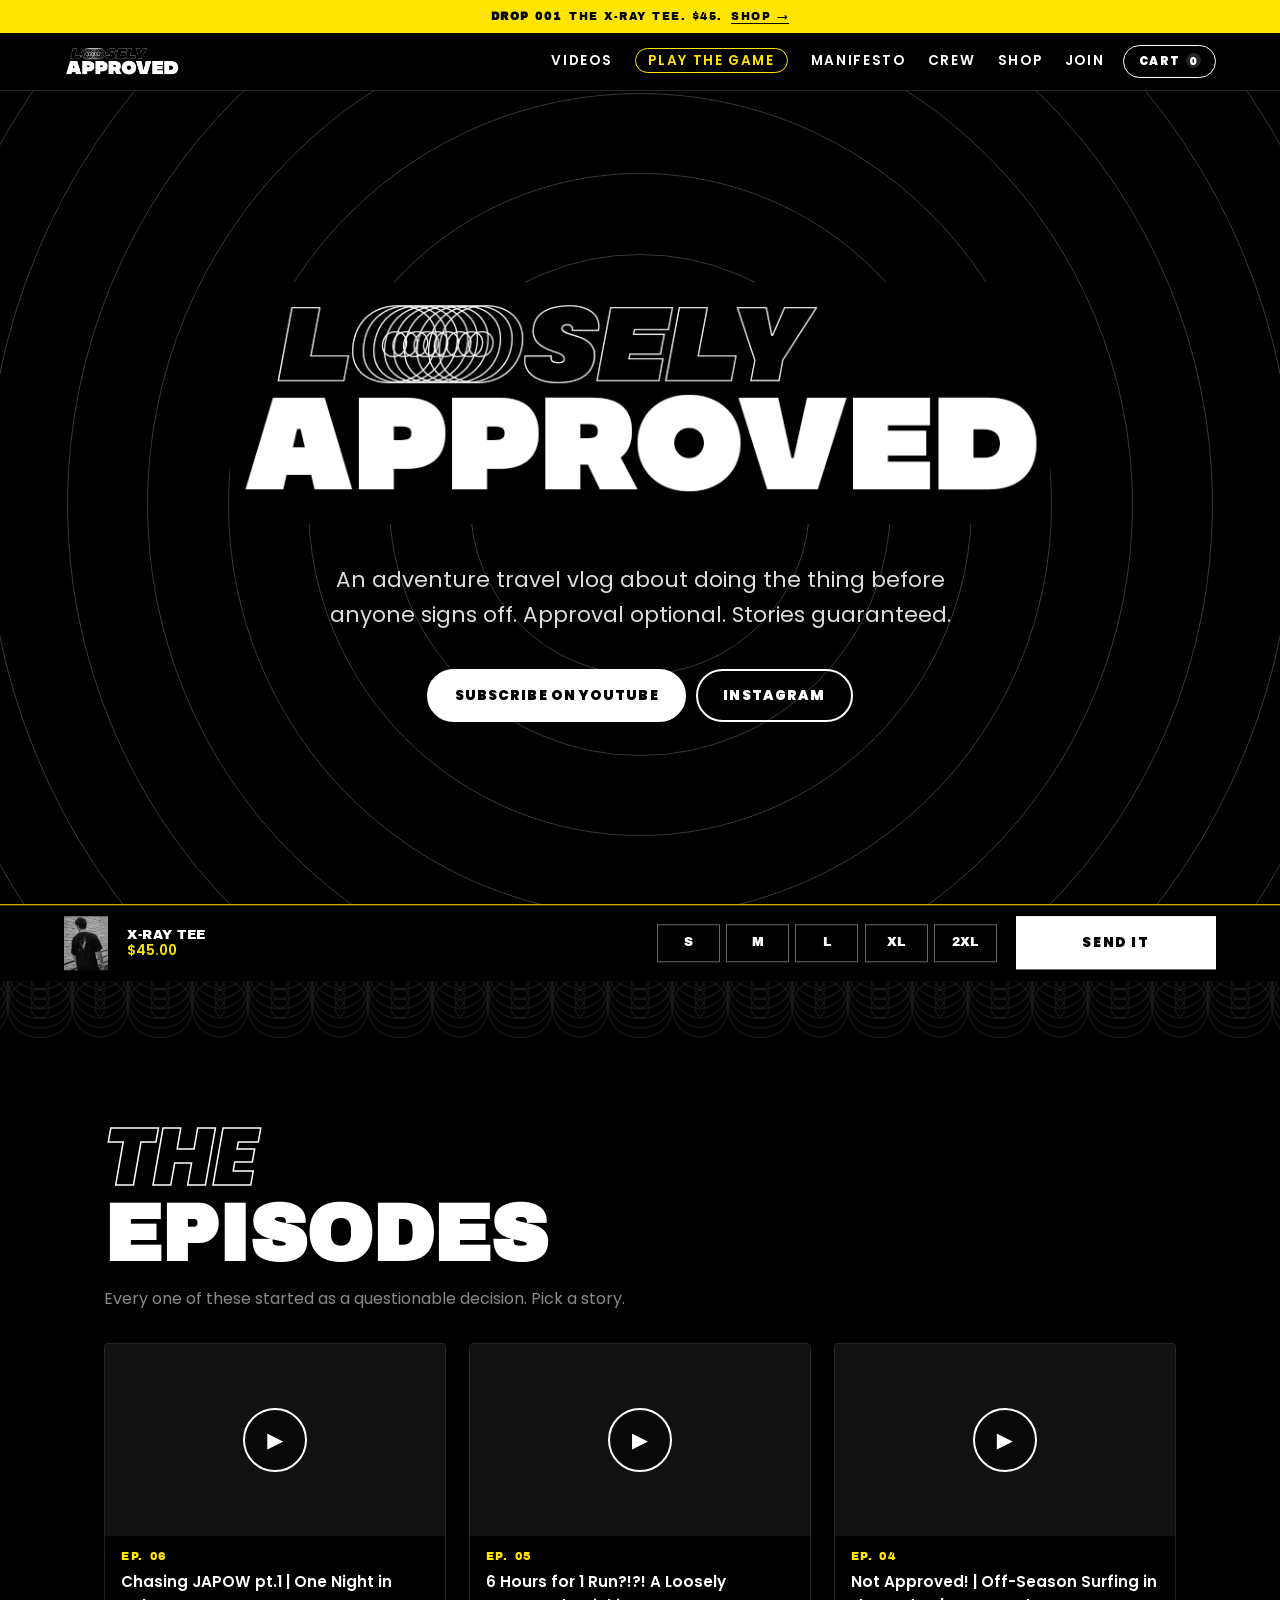
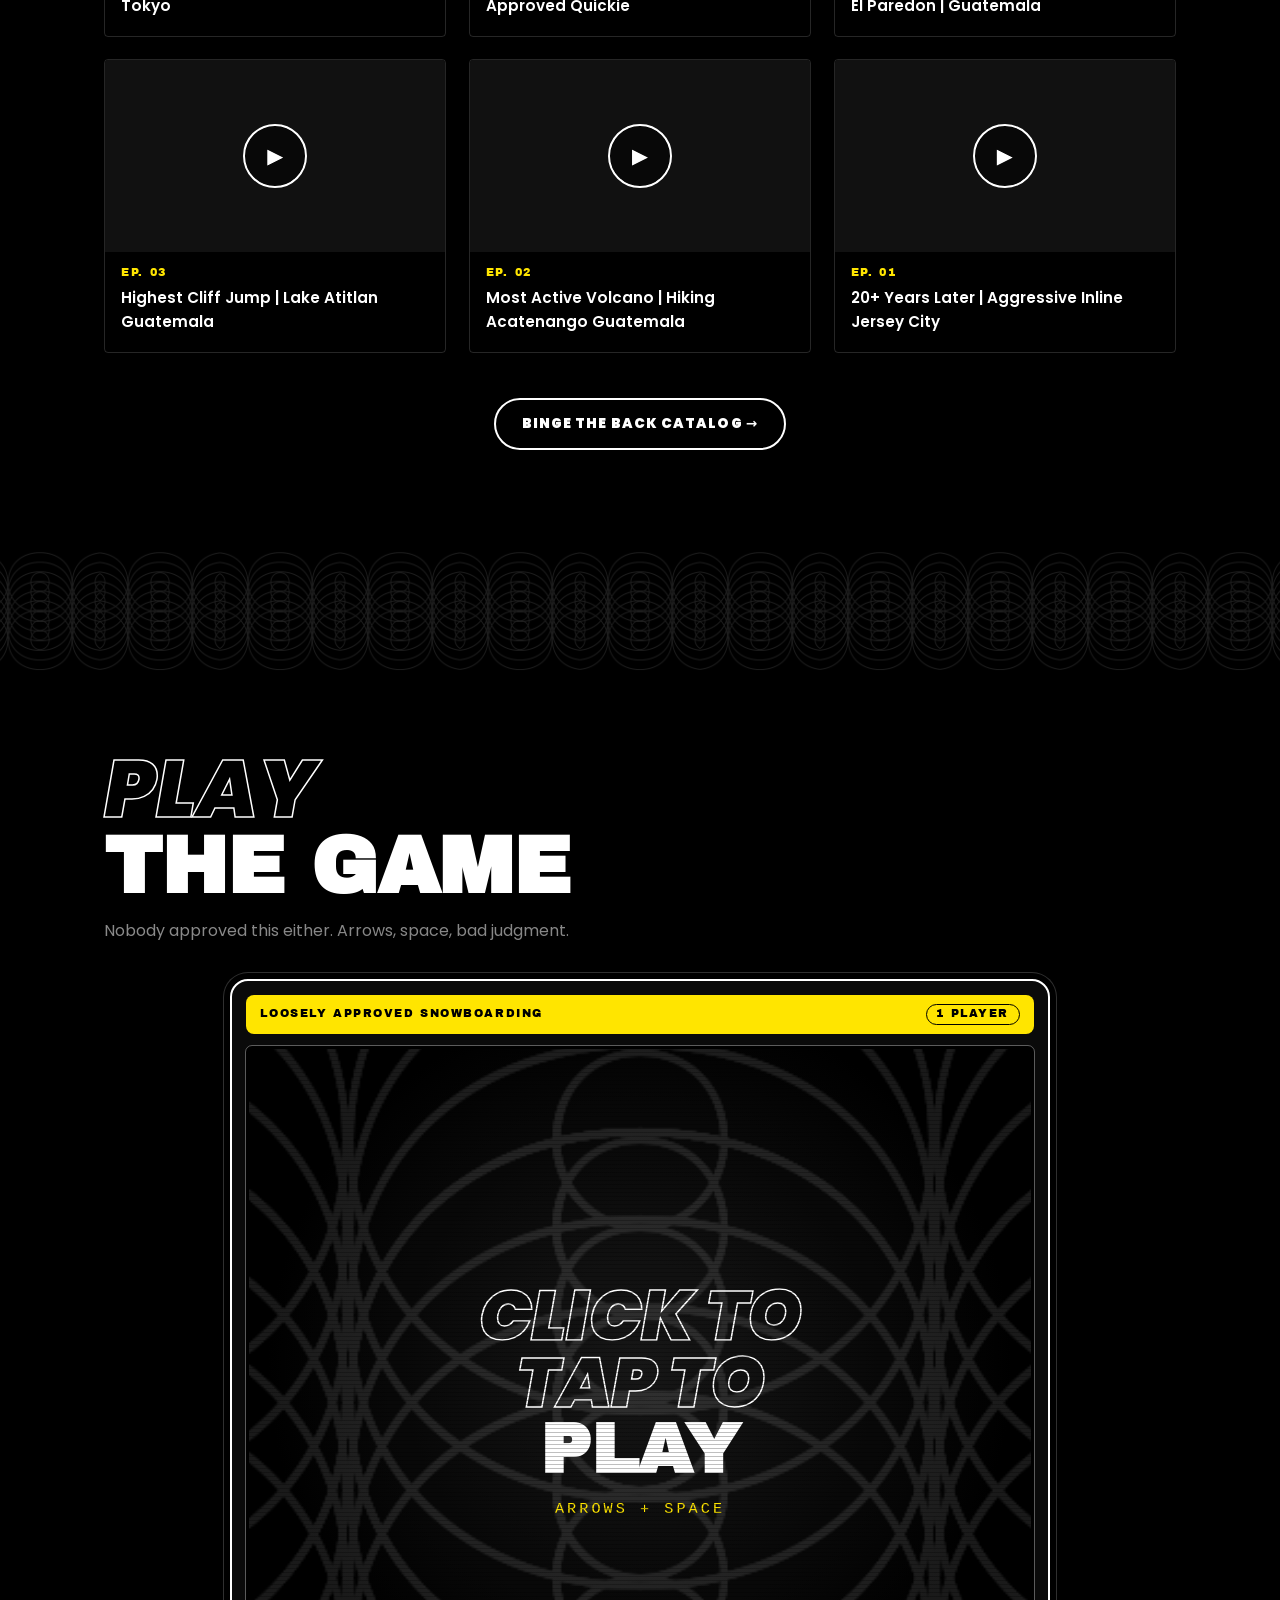
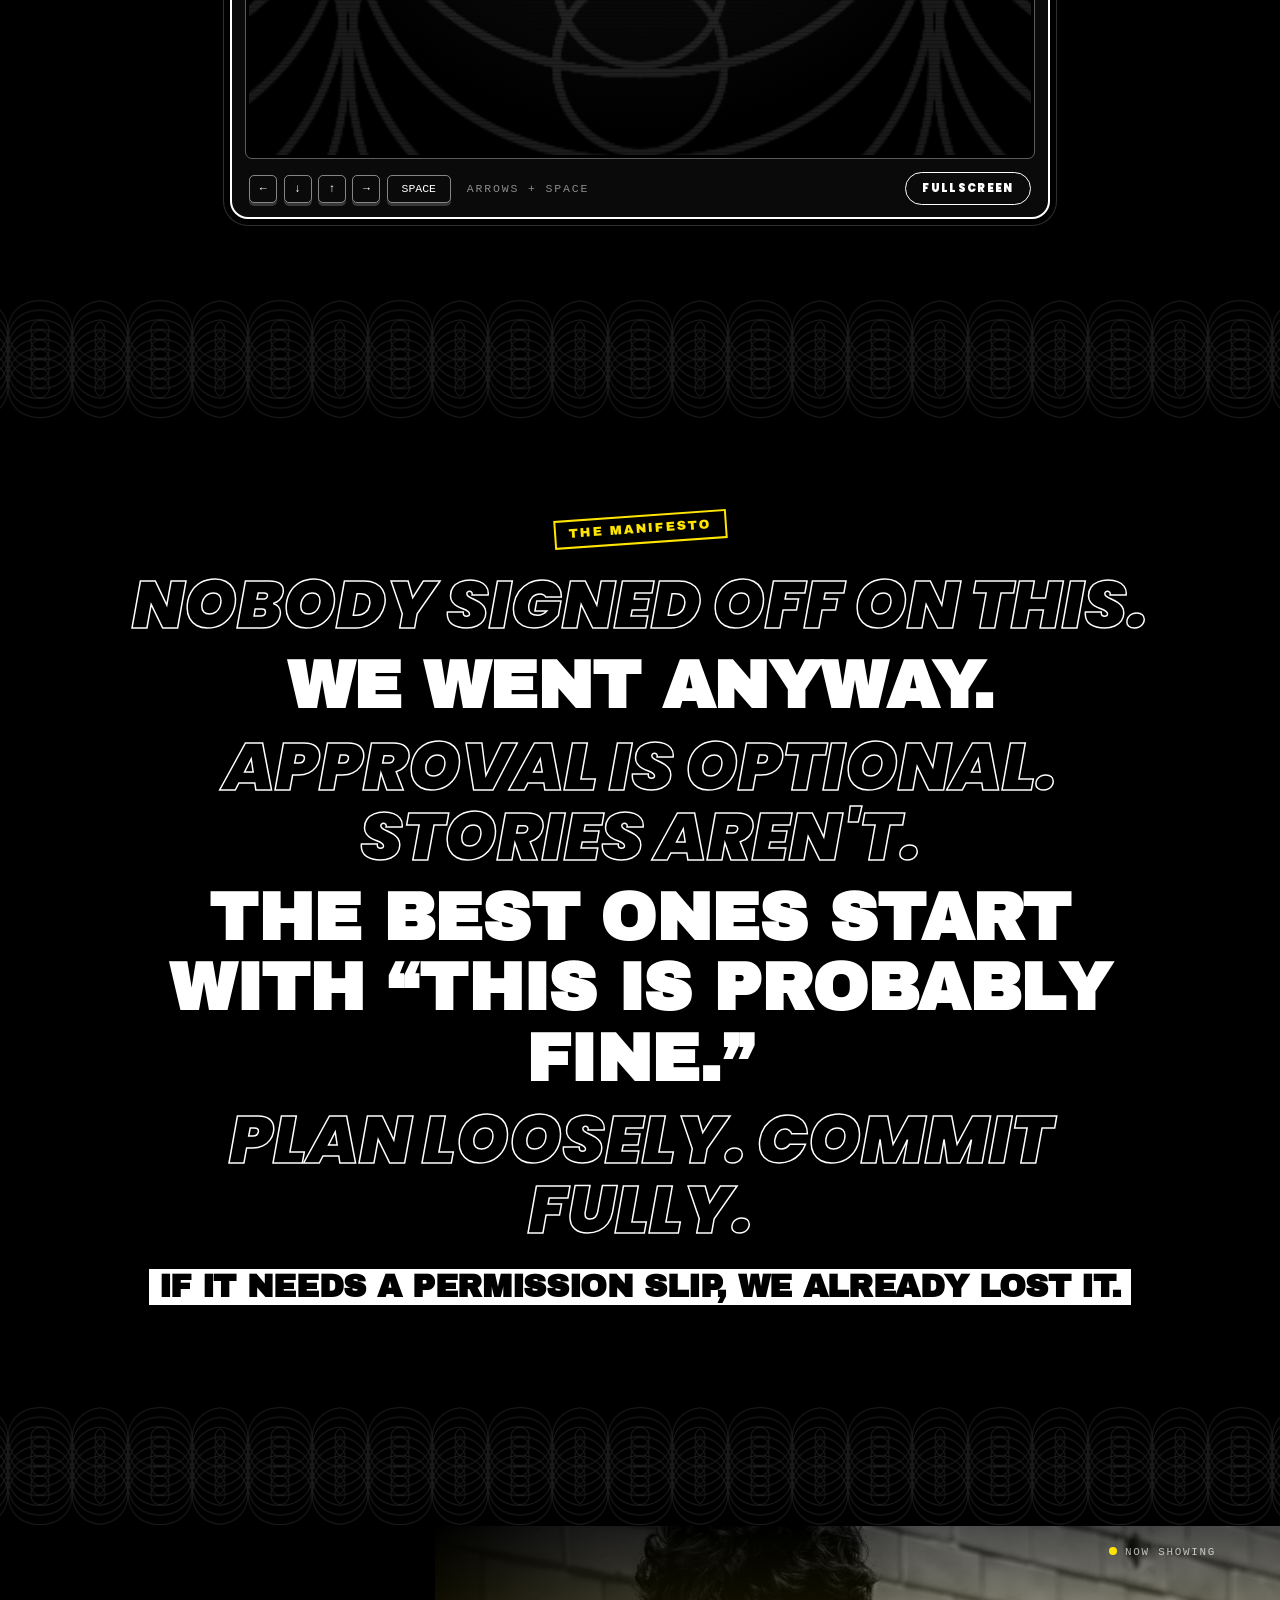
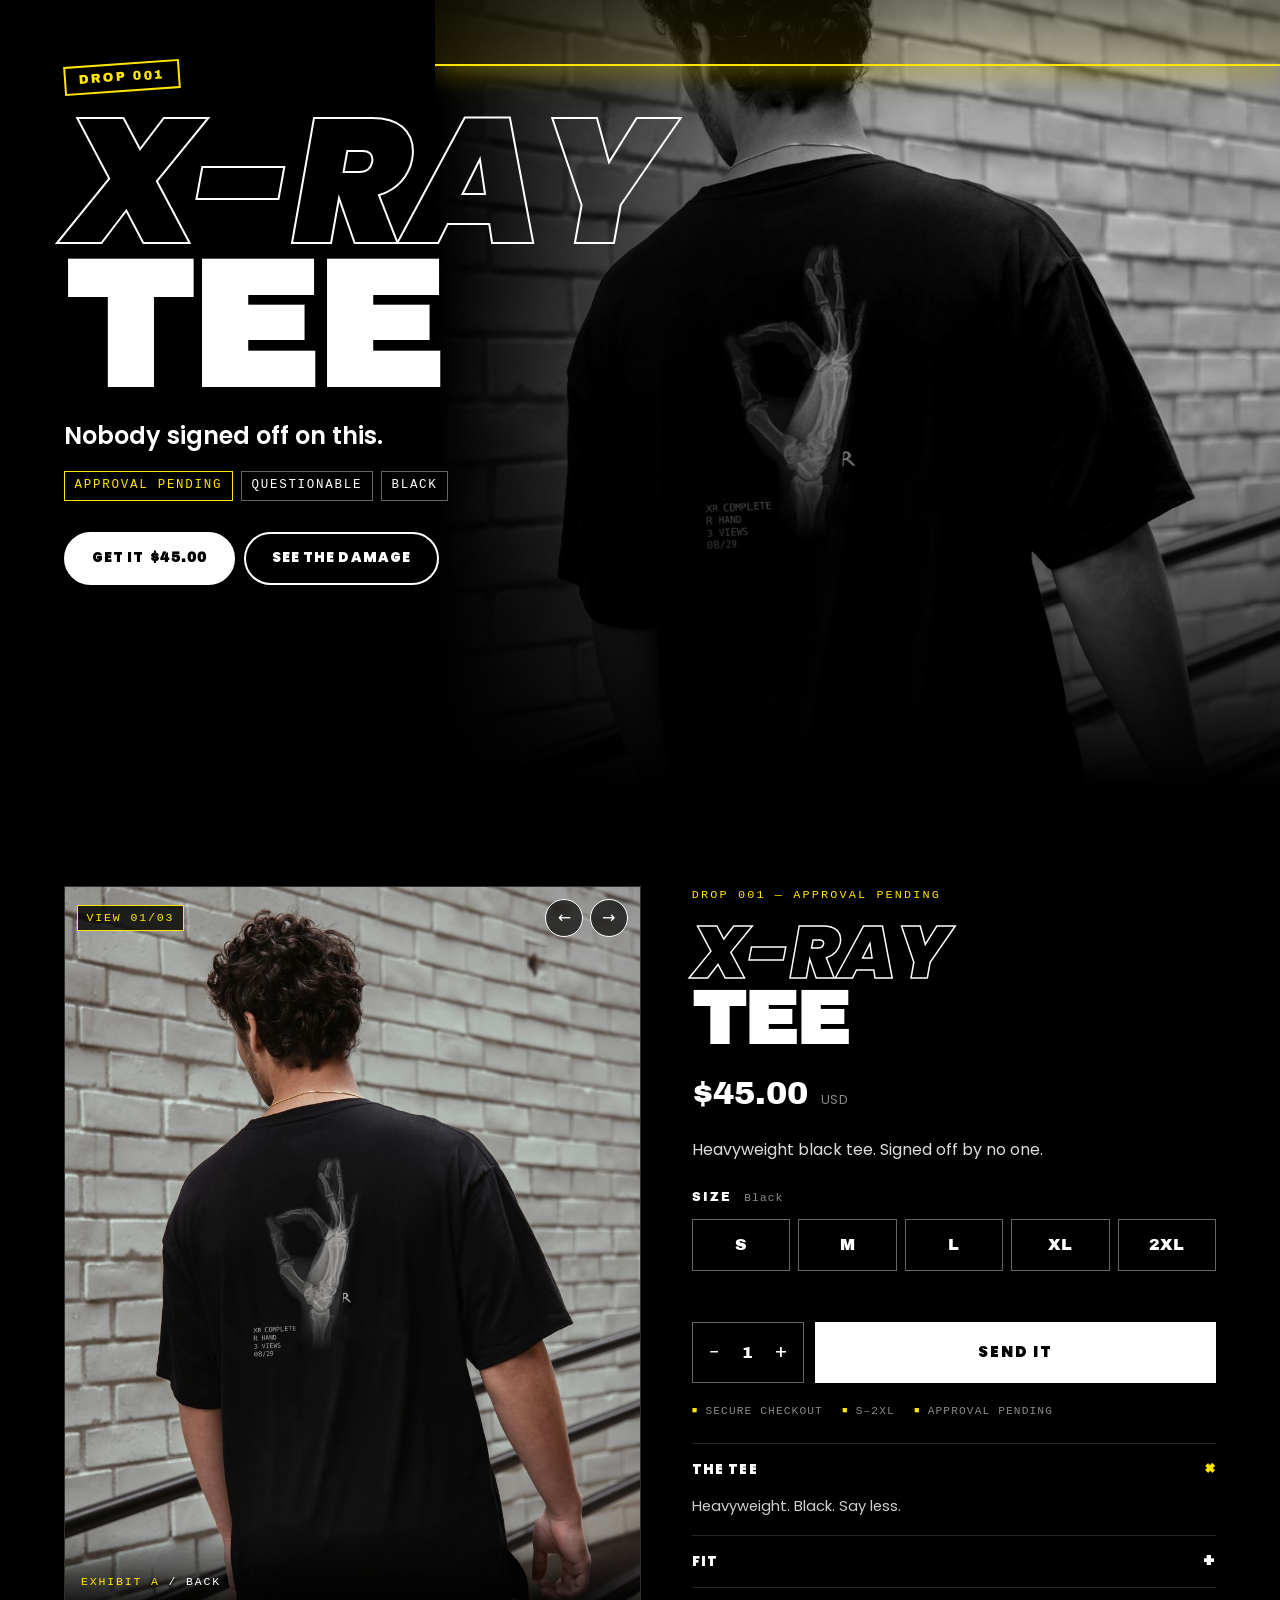
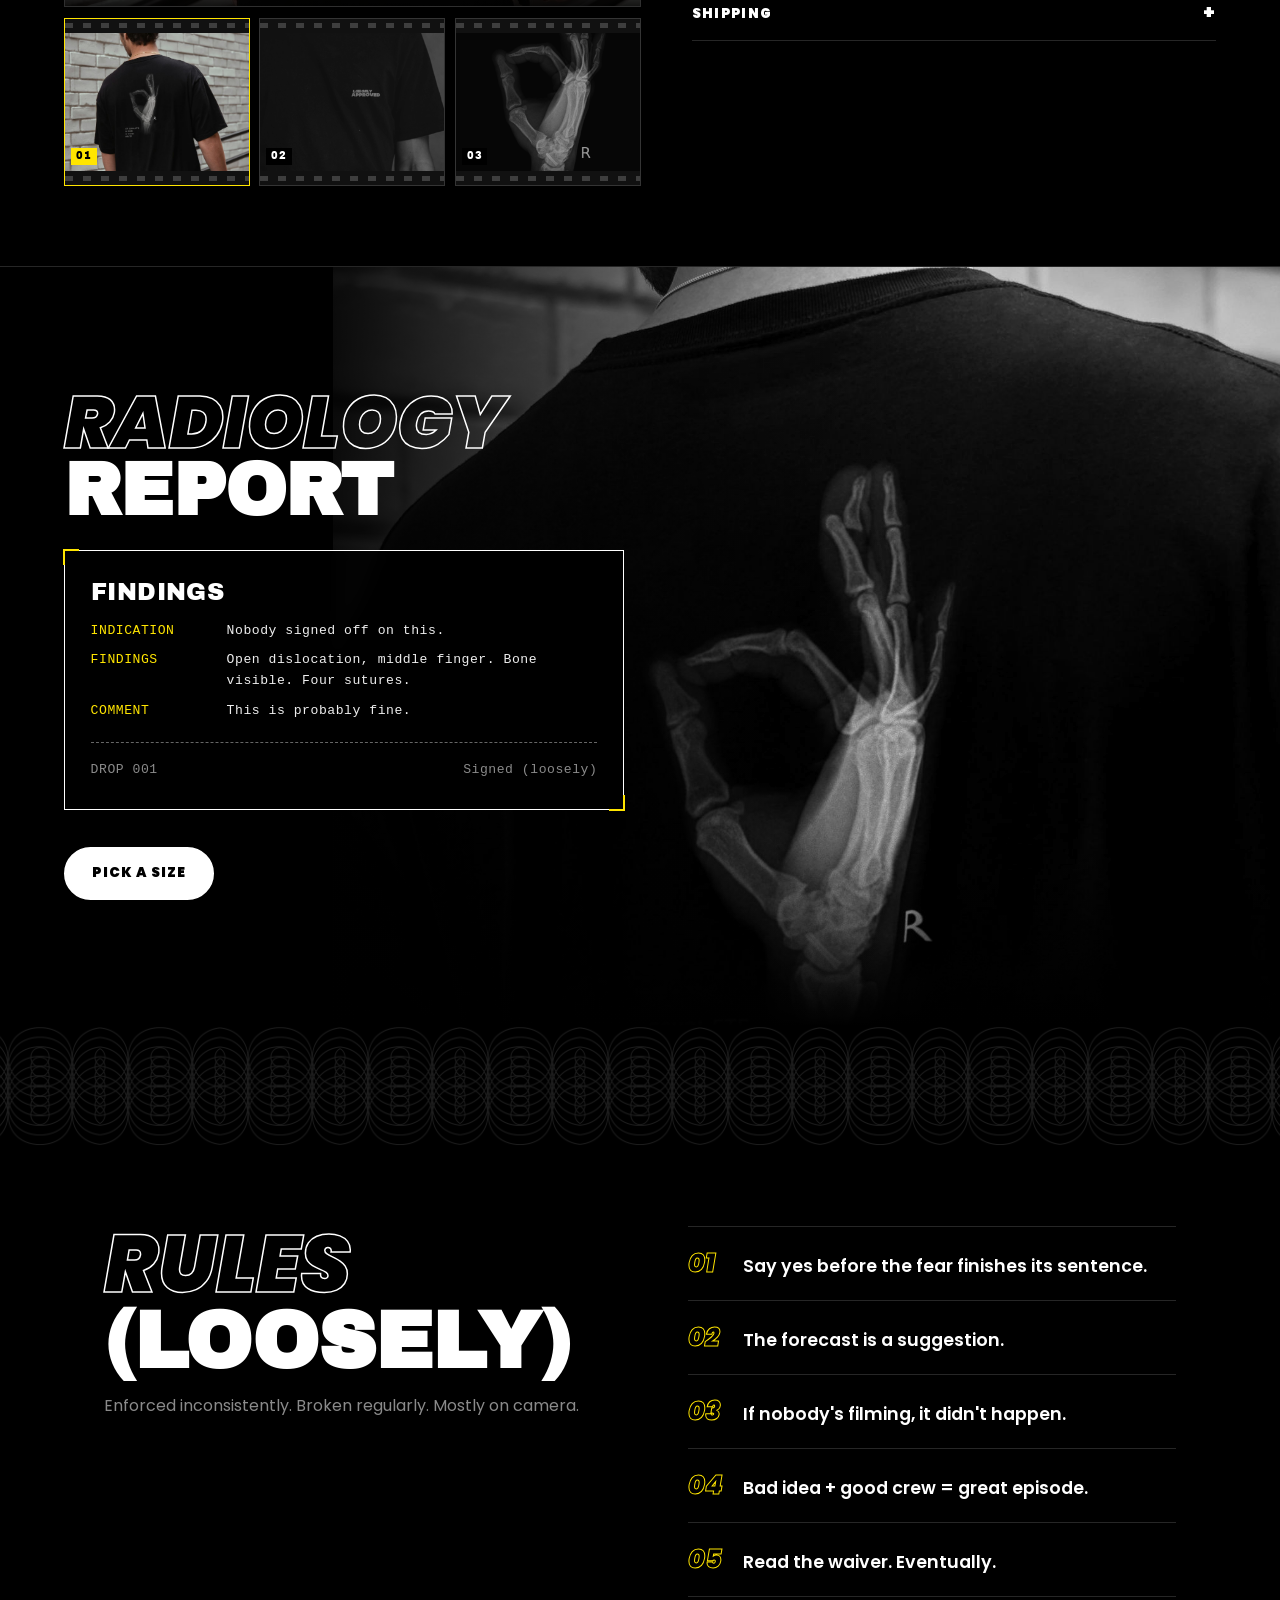
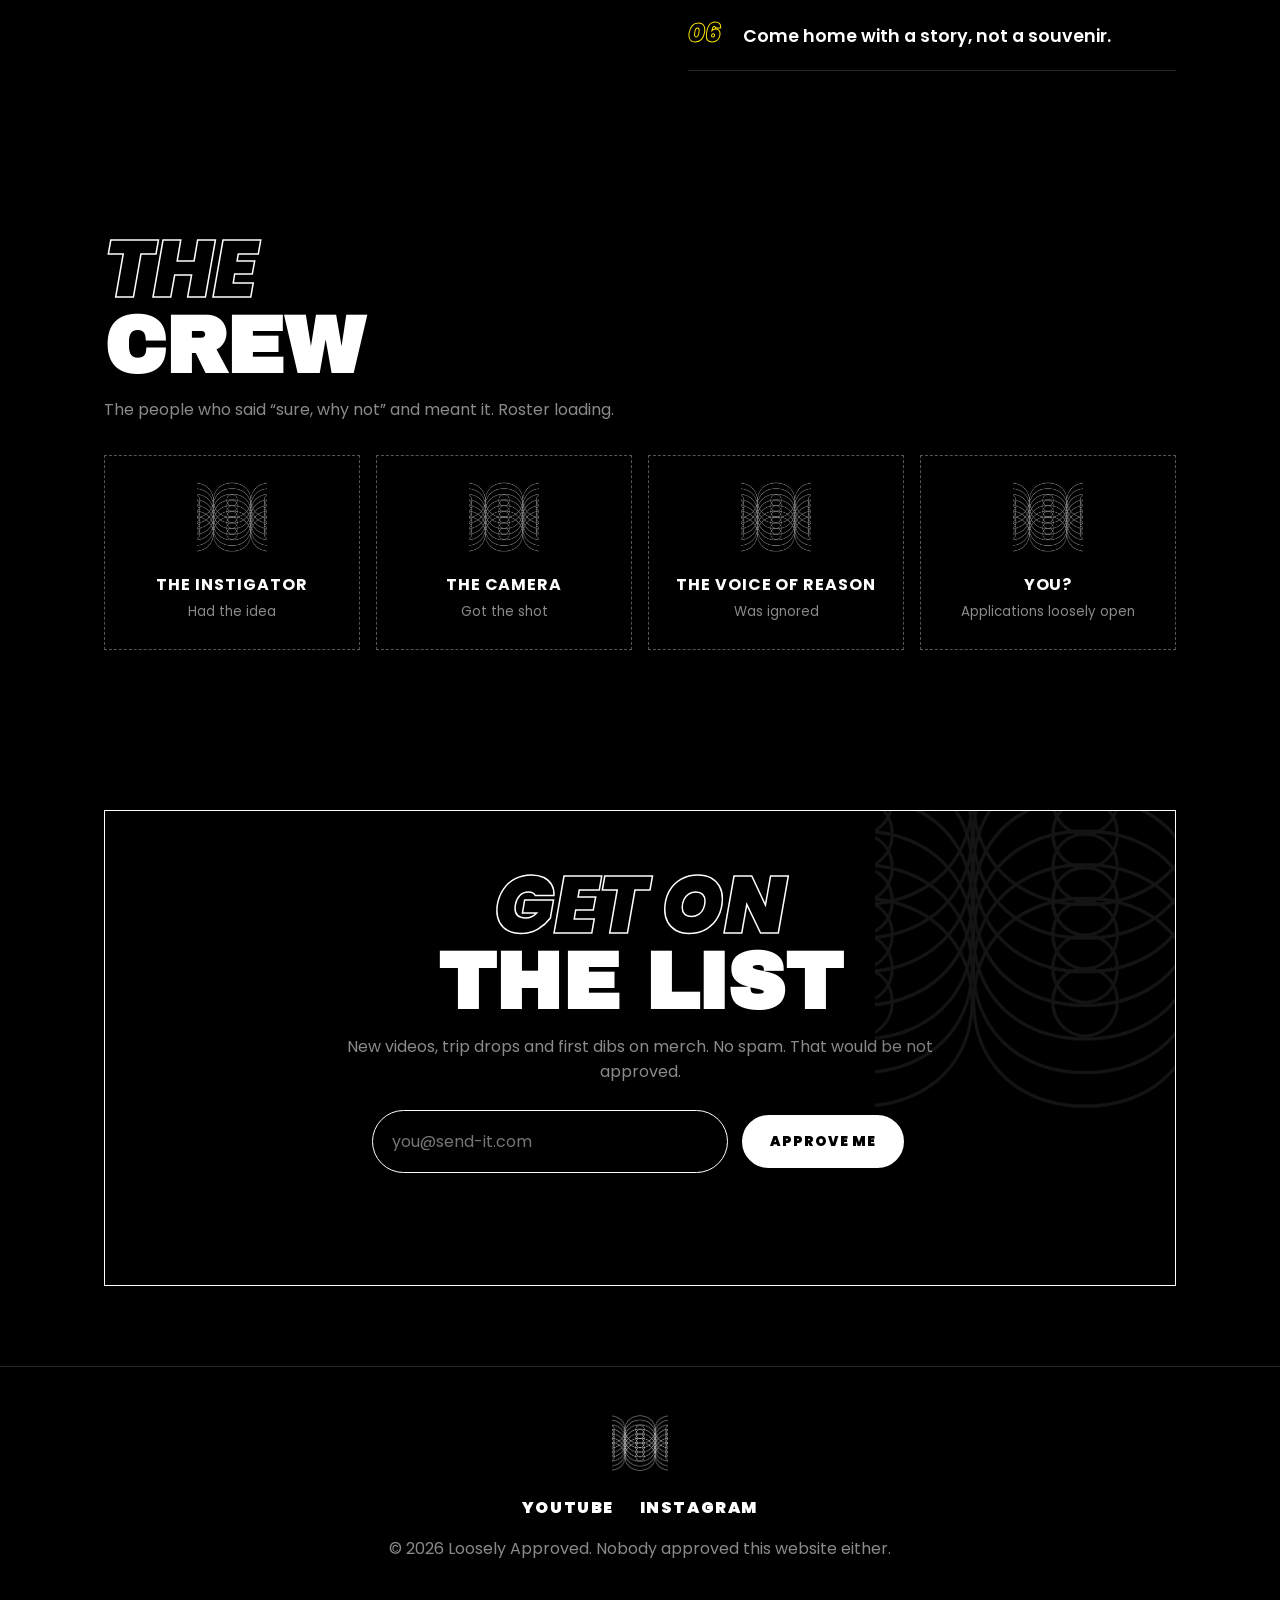
<file: index.html>
<!doctype html><html lang="en"><head><meta charset="utf-8"><meta name="robots" content="noindex,nofollow"><meta name="referrer" content="no-referrer"><meta name="viewport" content="width=device-width,initial-scale=1,viewport-fit=cover">
<title>Loosely Approved | Adventure & Action-Sports Travel Vlog</title>
<meta name="description" content="Loosely Approved: an adventure travel vlog about doing the thing before anyone signs off. Approval optional. Stories guaranteed.">
<script>document.documentElement.className+=" js"</script><meta name="theme-color" content="#000"><meta property="og:title" content="Loosely Approved"><meta property="og:image" content="logo.png">
<link rel="icon" type="image/png" href="icon.png"><link rel="apple-touch-icon" href="icon.png">
<style>
@import url('https://fonts.googleapis.com/css2?family=Archivo+Black&family=Poppins:ital,wght@0,400;0,600;0,900;1,900&display=swap');
:root{--bg:#000;--fg:#fff;--mut:#8a8a8a;--line:#ffffff26;--acc:#FFE500}
*{box-sizing:border-box}html{scroll-behavior:smooth}
body{margin:0;background:var(--bg);color:var(--fg);font-family:Poppins,system-ui,sans-serif;line-height:1.6;overflow-x:hidden}
a{color:var(--fg)}
.solid{font-family:'Archivo Black',Poppins,sans-serif;font-weight:900;text-transform:uppercase;letter-spacing:-.01em}
.outline{font-family:Poppins,sans-serif;font-weight:900;font-style:italic;text-transform:uppercase;color:transparent;-webkit-text-stroke:1.5px var(--fg)}
nav{position:sticky;top:0;z-index:10;display:flex;justify-content:space-between;align-items:center;padding:.7rem max(5vw,env(safe-area-inset-right)) .7rem max(5vw,env(safe-area-inset-left));background:#000d;backdrop-filter:blur(8px);border-bottom:1px solid var(--line)}
nav img{height:34px;display:block}nav .links a{text-decoration:none;margin-left:1.4rem;font-weight:600;font-size:.85rem;letter-spacing:.12em;text-transform:uppercase}
nav .links a:hover{-webkit-text-stroke:1px #fff;color:transparent}
.hero{position:relative;min-height:92vh;display:grid;place-items:center;text-align:center;padding:5rem 5vw;overflow:hidden}
.rings{position:absolute;inset:50% auto auto 50%;width:140vmax;height:140vmax;transform:translate(-50%,-50%);pointer-events:none;opacity:.22}
.rings i{position:absolute;inset:0;margin:auto;border:1px solid #fff;border-radius:50%;animation:pulse 9s ease-in-out infinite}
@keyframes pulse{0%,100%{transform:scale(.96)}50%{transform:scale(1.03)}}
.hero img.logo{width:min(820px,90vw);height:auto;position:relative}
.tag{position:relative;font-size:clamp(1rem,2.4vw,1.35rem);max-width:640px;margin:1.6rem auto 2rem;color:#ddd}
.btn{display:inline-block;padding:.85rem 1.6rem;border:2px solid #fff;border-radius:999px;text-decoration:none;font-weight:900;text-transform:uppercase;letter-spacing:.08em;font-size:.85rem;margin:.3rem;transition:.2s;position:relative;background:#fff;color:#000}
.btn.ghost{background:transparent;color:#fff}.btn:hover{background:var(--acc);border-color:var(--acc);color:#000}
.divider{height:120px;background:url(icon.png) center/120px repeat-x;opacity:.12;animation:drift 60s linear infinite}
@keyframes drift{to{background-position:1200px 0}}
section{padding:5rem 5vw;max-width:1200px;margin:auto;position:relative}
h2{font-size:clamp(2.4rem,7vw,5rem);line-height:.95;margin:0 0 .8rem}h2 .outline{display:block}
.sub{color:var(--mut);margin:0 0 2rem;max-width:620px}
.grid{display:grid;grid-template-columns:repeat(auto-fill,minmax(320px,1fr));gap:1.4rem}
.card{border:1px solid var(--line);border-radius:4px;overflow:hidden;transition:.25s}.card:hover{border-color:#fff;transform:translateY(-3px)}
.card h3{font-size:.95rem;font-weight:600;padding:.9rem 1rem 1.1rem;margin:0}
.vid{aspect-ratio:16/9;background:#111}.vid iframe{width:100%;height:100%;border:0}
.thumb{display:grid;place-items:center;width:100%;height:100%;background:center/cover;filter:grayscale(1) contrast(1.1);transition:.3s;text-decoration:none}
.card:hover .thumb{filter:none}.play{width:64px;height:64px;border:2px solid #fff;border-radius:50%;display:grid;place-items:center;background:#0008;font-size:1.3rem}
.about{display:grid;grid-template-columns:1.1fr 1fr;gap:3rem;align-items:start}
.list{list-style:none;padding:0;margin:0;border-top:1px solid var(--line)}
.list li{display:flex;gap:1rem;align-items:baseline;padding:.8rem 0;border-bottom:1px solid var(--line);font-weight:600}
.list li span{font-family:'Archivo Black';font-size:.72rem;letter-spacing:.1em;min-width:112px}
.list li.y span{color:#000;background:#fff;padding:.1rem .45rem}.list li.n span{-webkit-text-stroke:1px #fff;color:transparent;font-family:Poppins;font-weight:900;font-style:italic;font-size:.8rem}
.box{position:relative;overflow:hidden;border:1px solid #fff;padding:3.5rem 2rem;text-align:center}
.box::before{content:"";position:absolute;width:420px;height:420px;right:-120px;top:-120px;background:url(icon.png) center/contain no-repeat;opacity:.08;animation:spin 80s linear infinite}
@keyframes spin{to{transform:rotate(360deg)}}
.stamp{display:inline-block;border:2px solid var(--acc);color:var(--acc);padding:.15rem .8rem;transform:rotate(-4deg);font-family:'Archivo Black';letter-spacing:.15em;font-size:.8rem;margin-bottom:1rem}
form{display:flex;flex-wrap:wrap;gap:.6rem;justify-content:center;position:relative}
input{padding:.85rem 1.2rem;border-radius:999px;border:1px solid #fff;background:#000;color:#fff;min-width:270px;font:inherit}
button{cursor:pointer;font:inherit}#msg{min-height:1.5em;color:var(--acc);font-weight:600}
footer{text-align:center;padding:3rem 5vw;color:var(--mut);border-top:1px solid var(--line)}footer img{width:56px;opacity:.8}
footer .soc a{margin:0 .8rem;font-weight:900;text-transform:uppercase;letter-spacing:.1em;text-decoration:none}
.manifesto{text-align:center;padding:6rem 5vw}.manifesto .lines p{margin:.15em 0;font-size:clamp(1.8rem,5.5vw,4.2rem);line-height:1.05;text-transform:uppercase}
.manifesto .outline{-webkit-text-stroke:1.5px #fff}.manifesto .lines p:last-child{color:#000;background:#fff;display:inline-block;padding:.05em .3em;margin-top:.4em;font-size:clamp(1.1rem,3vw,2rem)}
.rules{list-style:none;margin:0;padding:0;border-top:1px solid var(--line)}.rules li{display:flex;gap:1.2rem;align-items:baseline;padding:1rem 0;border-bottom:1px solid var(--line);font-weight:600;font-size:1.1rem}
.rules .num{font-family:Poppins;font-weight:900;font-style:italic;color:transparent;-webkit-text-stroke:1px var(--acc);font-size:1.6rem;min-width:2.2rem}
.crew{display:grid;grid-template-columns:repeat(auto-fit,minmax(200px,1fr));gap:1rem}.member{border:1px dashed #ffffff55;padding:1.6rem;text-align:center}.member img{width:70px;opacity:.5;animation:spin 40s linear infinite}.member b{display:block;margin-top:.8rem;text-transform:uppercase;letter-spacing:.06em}.member small{color:var(--mut)}
.ep{display:block;padding:.8rem 1rem 0;font-family:'Archivo Black';letter-spacing:.15em;font-size:.7rem;color:var(--acc)}.card h3{padding-top:.2rem}
/* ---- arcade cabinet ---- */
.play-link{color:var(--acc)!important;border:1.5px solid var(--acc);border-radius:999px;padding:.12rem .8rem;margin-left:1.2rem}
nav .links a.play-link:hover{background:var(--acc);color:#000!important;-webkit-text-stroke:0}
.cab{max-width:820px;margin:2.2rem auto 0;border:2px solid #fff;border-radius:18px;padding:14px 14px 12px;background:#0a0a0a;position:relative;box-shadow:0 0 0 6px #000,0 0 0 7px #ffffff30,0 30px 80px #000}
.cab-top{display:flex;justify-content:space-between;align-items:center;gap:1rem;background:var(--acc);color:#000;border-radius:8px;padding:.55rem .9rem;margin-bottom:12px;font-family:'Archivo Black';text-transform:uppercase;letter-spacing:.14em;font-size:.7rem}
.cab-top span:last-child{border:1.5px solid #000;border-radius:99px;padding:.05rem .6rem;white-space:nowrap}
.cab-screen{position:relative;aspect-ratio:768/694;background:#000;border:3px solid #000;border-radius:6px;outline:1px solid #ffffff55;overflow:hidden}
.cab-screen iframe{position:absolute;inset:0;width:100%;height:100%;border:0;display:block;background:#000}
.cab-screen:fullscreen{width:100vw;height:100vh;aspect-ratio:auto;border:0;outline:0;border-radius:0}
.cab-start{position:absolute;inset:0;z-index:2;display:grid;place-content:center;justify-items:center;gap:.8rem;width:100%;border:0;color:#fff;cursor:pointer;background:radial-gradient(ellipse at 50% 45%,#1a1a1a,#000 70%);overflow:hidden;padding:1rem}
.cab-start::before{content:"";position:absolute;width:140%;aspect-ratio:1;left:-20%;top:50%;transform:translateY(-50%);background:url(icon.png) center/contain no-repeat;opacity:.1;animation:spin 90s linear infinite}
.cab-start::after{content:"";position:absolute;inset:0;pointer-events:none;background:repeating-linear-gradient(to bottom,#0000 0 3px,#00000040 3px 4px)}
.cab-start .cs-big{position:relative;font-size:clamp(2rem,7.5vw,4.4rem);line-height:.95;animation:blink2 1.1s steps(2) infinite}
.cab-start .cs-big b{display:block;font-family:Poppins;font-weight:900;font-style:italic;color:transparent;-webkit-text-stroke:1.5px #fff}
.cab-start .cs-sm{position:relative;font-family:ui-monospace,Menlo,Consolas,monospace;font-size:clamp(.7rem,2.2vw,.95rem);letter-spacing:.2em;color:var(--acc);text-transform:uppercase}
.cab-start:hover .cs-big,.cab-start:focus-visible .cs-big{color:var(--acc)}.cab-start:focus-visible{outline:3px solid var(--acc);outline-offset:-6px}
.cab-start.off{display:none}
@keyframes blink2{50%{opacity:.35}}
.cab-deck{display:flex;justify-content:space-between;align-items:center;gap:1rem;padding:.9rem .2rem 0;flex-wrap:wrap}
.keys{display:flex;align-items:center;gap:.4rem;font-family:ui-monospace,Menlo,Consolas,monospace;font-size:.72rem;letter-spacing:.16em;color:var(--mut);text-transform:uppercase}
.keys kbd{display:inline-grid;place-items:center;min-width:28px;height:28px;border:1.5px solid #ffffff80;border-radius:5px;color:#fff;font:inherit;letter-spacing:0;padding:0 .4rem;box-shadow:0 3px 0 #ffffff30}
.keys kbd.sp{min-width:64px}.keys em{font-style:normal;margin-left:.6rem}
.fsbtn{background:transparent;color:#fff;border:1.5px solid #fff;border-radius:999px;padding:.4rem 1rem;font-weight:900;font-size:.7rem;letter-spacing:.12em;text-transform:uppercase;transition:.2s}
.fsbtn:hover{background:var(--acc);border-color:var(--acc);color:#000}.fsbtn[hidden]{display:none}
@media(max-width:760px){.about{grid-template-columns:1fr}nav .links a:not(.cta):not(.keep){display:none}.grid{grid-template-columns:1fr}.play-link{margin-left:0;white-space:nowrap;font-size:.68rem!important;letter-spacing:.06em!important;padding:.1rem .6rem}nav .links a.cta{margin-left:.7rem}.cab{padding:8px;border-radius:12px}.cab-top{font-size:.58rem;padding:.45rem .6rem;margin-bottom:8px}.keys em{display:none}}
@media(prefers-reduced-motion:reduce){.cab-start .cs-big{animation:none}}
@media(prefers-reduced-motion:reduce){*{animation:none!important}}
@media(prefers-reduced-motion:reduce){*{animation:none!important}}
</style><link rel="stylesheet" href="shop.css"></head><body>
<aside class="annc"><a href="#drop"><b>Drop 001</b><span>The X-Ray Tee. $45.</span><u>Shop →</u></a></aside>
<nav><a href="#top"><img src="logo.png" alt="Loosely Approved"></a><div class="links"><a href="#videos">Videos</a><a class="play-link keep" href="#play">Play the Game</a><a href="#manifesto">Manifesto</a><a href="#crew">Crew</a><a href="#drop">Shop</a><a class="cta" href="#signup">Join</a><button class="cartbtn" type="button" data-cart-open aria-label="Open cart">Cart<span class="cc">0</span></button></div><button class="burger" id="burger" type="button" aria-label="Menu" aria-expanded="false" aria-controls="menu"><span></span><span></span><span></span></button></nav>
<div class="menu" id="menu" aria-hidden="true"><nav aria-label="Main menu"><ol><li style="--i:0"><a href="#videos"><span class="n">01</span>Videos</a></li><li style="--i:1"><a href="#play" class="hot"><span class="n">02</span>Play the Game</a></li><li style="--i:2"><a href="#manifesto"><span class="n">03</span>Manifesto</a></li><li style="--i:3"><a href="#drop"><span class="n">04</span>Drop 001 / Shop</a></li><li style="--i:4"><a href="#rules"><span class="n">05</span>Rules</a></li><li style="--i:5"><a href="#crew"><span class="n">06</span>Crew</a></li><li style="--i:6"><a href="#signup"><span class="n">07</span>Join</a></li></ol></nav><p class="mfoot">Nobody signed off on this menu either.<span><a href="https://www.youtube.com/@looselyapproved" target="_blank" rel="noopener">YouTube</a><a href="https://www.instagram.com/looselyapproved/" target="_blank" rel="noopener">Instagram</a></span></p></div>
<header class="hero" id="top"><div class="rings" aria-hidden="true"><i style="width:100%;height:100%;animation-delay:-0.0s"></i><i style="width:91%;height:91%;animation-delay:-0.6s"></i><i style="width:82%;height:82%;animation-delay:-1.2s"></i><i style="width:73%;height:73%;animation-delay:-1.7999999999999998s"></i><i style="width:64%;height:64%;animation-delay:-2.4s"></i><i style="width:55%;height:55%;animation-delay:-3.0s"></i><i style="width:46%;height:46%;animation-delay:-3.5999999999999996s"></i><i style="width:37%;height:37%;animation-delay:-4.2s"></i><i style="width:28%;height:28%;animation-delay:-4.8s"></i><i style="width:19%;height:19%;animation-delay:-5.3999999999999995s"></i></div><div style="position:relative">
<h1 style="margin:0"><img class="logo" src="logo.png" alt="Loosely Approved" width="853" height="251"></h1>
<p class="tag">An adventure travel vlog about doing the thing before anyone signs off. Approval optional. Stories guaranteed.</p>
<a class="btn" href="https://www.youtube.com/@looselyapproved?sub_confirmation=1" target="_blank" rel="noopener">Subscribe on YouTube</a><a class="btn ghost" href="https://www.instagram.com/looselyapproved/" target="_blank" rel="noopener">Instagram</a></div></header>
<div class="divider" aria-hidden="true"></div>
<section id="videos"><h2><span class="outline">The</span><span class="solid">Episodes</span></h2><p class="sub">Every one of these started as a questionable decision. Pick a story.</p><div class="grid"><article class="card"><div class="vid"><a class="thumb" href="https://www.youtube.com/watch?v=t9rmRhe284o" target="_blank" rel="noopener" data-id="t9rmRhe284o" style="background-image:url(https://i.ytimg.com/vi/t9rmRhe284o/hqdefault.jpg)" aria-label="Play Chasing JAPOW pt.1 | One Night in Tokyo"><span class="play">▶</span></a></div><small class="ep">EP. 06</small><h3>Chasing JAPOW pt.1 | One Night in Tokyo</h3></article><article class="card"><div class="vid"><a class="thumb" href="https://www.youtube.com/watch?v=9ODhJSFDUWI" target="_blank" rel="noopener" data-id="9ODhJSFDUWI" style="background-image:url(https://i.ytimg.com/vi/9ODhJSFDUWI/hqdefault.jpg)" aria-label="Play 6 Hours for 1 Run?!?! A Loosely Approved Quickie"><span class="play">▶</span></a></div><small class="ep">EP. 05</small><h3>6 Hours for 1 Run?!?! A Loosely Approved Quickie</h3></article><article class="card"><div class="vid"><a class="thumb" href="https://www.youtube.com/watch?v=NX5nELOs_sg" target="_blank" rel="noopener" data-id="NX5nELOs_sg" style="background-image:url(https://i.ytimg.com/vi/NX5nELOs_sg/hqdefault.jpg)" aria-label="Play Not Approved! | Off-Season Surfing in El Paredon | Guatemala"><span class="play">▶</span></a></div><small class="ep">EP. 04</small><h3>Not Approved! | Off-Season Surfing in El Paredon | Guatemala</h3></article><article class="card"><div class="vid"><a class="thumb" href="https://www.youtube.com/watch?v=173MkIfTaNQ" target="_blank" rel="noopener" data-id="173MkIfTaNQ" style="background-image:url(https://i.ytimg.com/vi/173MkIfTaNQ/hqdefault.jpg)" aria-label="Play Highest Cliff Jump | Lake Atitlan Guatemala"><span class="play">▶</span></a></div><small class="ep">EP. 03</small><h3>Highest Cliff Jump | Lake Atitlan Guatemala</h3></article><article class="card"><div class="vid"><a class="thumb" href="https://www.youtube.com/watch?v=vrgA3Oyuo6o" target="_blank" rel="noopener" data-id="vrgA3Oyuo6o" style="background-image:url(https://i.ytimg.com/vi/vrgA3Oyuo6o/hqdefault.jpg)" aria-label="Play Most Active Volcano | Hiking Acatenango Guatemala"><span class="play">▶</span></a></div><small class="ep">EP. 02</small><h3>Most Active Volcano | Hiking Acatenango Guatemala</h3></article><article class="card"><div class="vid"><a class="thumb" href="https://www.youtube.com/watch?v=GfXIN4MuyaA" target="_blank" rel="noopener" data-id="GfXIN4MuyaA" style="background-image:url(https://i.ytimg.com/vi/GfXIN4MuyaA/hqdefault.jpg)" aria-label="Play 20+ Years Later | Aggressive Inline Jersey City"><span class="play">▶</span></a></div><small class="ep">EP. 01</small><h3>20+ Years Later | Aggressive Inline Jersey City</h3></article></div>
<p style="text-align:center;margin-top:2.5rem"><a class="btn ghost" href="https://www.youtube.com/@looselyapproved/videos" target="_blank" rel="noopener">Binge the back catalog →</a></p></section>
<div class="divider" aria-hidden="true"></div>
<section id="play" aria-labelledby="play-h"><h2 id="play-h"><span class="outline">Play</span><span class="solid">The Game</span></h2><p class="sub">Nobody approved this either. Arrows, space, bad judgment.</p>
<div class="cab"><div class="cab-top"><span>Loosely Approved Snowboarding</span><span>1 Player</span></div>
<div class="cab-screen" id="screen"><iframe id="game" title="Loosely Approved Snowboarding (game)" data-src="game/index.html" allow="fullscreen" tabindex="0"></iframe>
<button class="fsclose" id="fsx" type="button" aria-label="Close fullscreen">&#10005; <span>Close</span></button>
<button class="cab-start" id="start" type="button" aria-label="Play the game"><span class="cs-big solid"><b class="m-d">Click to</b><b class="m-t">Tap to</b>Play</span><span class="cs-sm"><i class="m-d">Arrows + Space</i><i class="m-t">Drag + Jump</i></span></button></div>
<div class="cab-deck"><div class="keys" aria-hidden="true"><kbd>&larr;</kbd><kbd>&darr;</kbd><kbd>&uarr;</kbd><kbd>&rarr;</kbd><kbd class="sp">Space</kbd><em>Arrows + Space</em></div><button class="fsbtn" id="fs" type="button" hidden>Fullscreen</button></div></div></section>
<div class="divider" aria-hidden="true"></div>
<section id="manifesto" class="manifesto"><div class="stamp">THE MANIFESTO</div><div class="lines"><p class="outline">Nobody signed off on this.</p><p class="solid">We went anyway.</p><p class="outline">Approval is optional. Stories aren't.</p><p class="solid">The best ones start with “this is probably fine.”</p><p class="outline">Plan loosely. Commit fully.</p><p class="solid">If it needs a permission slip, we already lost it.</p></div></section>
<div class="divider" aria-hidden="true"></div>
<section id="drop" class="drop" aria-labelledby="drop-h">
<div class="drop-hero">
<div class="dh-img"><img src="img/tee-back-1000.jpg" srcset="img/tee-back-1000.jpg 1000w, img/tee-back-2000.jpg 2000w" sizes="(min-width:900px) 66vw, 100vw" alt="Model in the black tee, seen from behind" fetchpriority="high"><i class="scan" aria-hidden="true"></i></div>
<div class="corner tr" aria-hidden="true"><i></i>Now showing</div>
<div class="dh-copy">
<div class="stamp">DROP 001</div>
<h2 id="drop-h"><span class="outline">X-Ray</span><span class="solid">Tee</span></h2>
<p class="dh-line">Nobody signed off on this.</p>
<ul class="dh-meta" aria-label="Drop details"><li>Approval pending</li><li>Questionable</li><li>Black</li></ul>
<div class="dh-cta"><a class="btn" href="#buy">Get it <span class="dh-price" data-price>$45</span></a><a class="btn ghost" href="#report">See the damage</a></div>
</div>
</div>

<div class="buy" id="buy"><div class="buy-in">
<div class="gal rv">
<div class="stage" id="stage" tabindex="0" role="group" aria-roledescription="carousel" aria-label="X-Ray Tee photos">
<figure class="slide"><img src="img/tee-back-1000.jpg" alt="The tee from behind" loading="lazy"><figcaption><b>Exhibit A</b> / Back</figcaption></figure>
<figure class="slide"><img src="img/tee-front.jpg" alt="The tee from the front" loading="lazy"><figcaption><b>Exhibit B</b> / Front</figcaption></figure>
<figure class="slide"><img src="img/tee-film.jpg" alt="Close-up of the artwork" loading="lazy"><figcaption><b>Exhibit C</b> / The scan</figcaption></figure>
</div>
<div class="stage-ui"><span class="vcount" aria-live="polite">VIEW <span id="view-cur">01</span>/03</span><div class="gnav"><button type="button" id="g-prev" aria-label="Previous photo">&larr;</button><button type="button" id="g-next" aria-label="Next photo">&rarr;</button></div></div>
<div class="strip" role="group" aria-label="Choose a view">
<button type="button" class="on"><img src="img/tee-back-1000.jpg" alt="" loading="lazy"><span>01</span></button>
<button type="button"><img src="img/tee-front.jpg" alt="" loading="lazy"><span>02</span></button>
<button type="button"><img src="img/tee-film.jpg" alt="" loading="lazy"><span>03</span></button>
</div>
</div>

<div class="panel rv">
<p class="kicker">DROP 001 &mdash; APPROVAL PENDING</p>
<h3 class="ptitle"><span class="outline">X-Ray</span><span class="solid">Tee</span></h3>
<div class="price"><b data-price>$45.00</b><small>USD</small></div>
<p class="pdesc">Heavyweight black tee. Signed off by no one.</p>
<fieldset class="sizes"><legend>Size <em>Black</em></legend>
<div class="chips">
<label class="chip"><input type="radio" name="size" value="S"><span>S</span></label>
<label class="chip"><input type="radio" name="size" value="M"><span>M</span></label>
<label class="chip"><input type="radio" name="size" value="L"><span>L</span></label>
<label class="chip"><input type="radio" name="size" value="XL"><span>XL</span></label>
<label class="chip"><input type="radio" name="size" value="2XL"><span>2XL</span></label>
</div></fieldset>
<p id="size-note" aria-live="polite"></p>
<div class="buyrow"><div class="qty" role="group" aria-label="Quantity"><button type="button" id="qty-dec" aria-label="Decrease quantity">&minus;</button><output id="qty">1</output><button type="button" id="qty-inc" aria-label="Increase quantity">+</button></div><button type="button" class="btn atc">Send it</button></div>
<ul class="trust"><li>Secure checkout</li><li>S&ndash;2XL</li><li>Approval pending</li></ul>
<details class="acc" open><summary>The tee</summary><p>Heavyweight. Black. Say less.</p></details>
<details class="acc"><summary>Fit</summary><p>S to 2XL. Between sizes? Go bigger. Bad decisions need room. Size chart on the way.</p></details>
<details class="acc"><summary>Shipping</summary><p>Shipping and taxes at checkout. Arrival time: loosely estimated.</p></details>
</div>
</div></div>

<div class="report" id="report">
<img src="img/tee-macro.jpg" alt="" loading="lazy">
<div class="rp-in">
<h3 class="rp-big solid rv"><span class="outline">Radiology</span>Report</h3>
<div class="rp-card rv"><h3>Findings</h3>
<dl><dt>Indication</dt><dd>Nobody signed off on this.</dd><dt>Findings</dt><dd>Open dislocation, middle finger. Bone visible. Four sutures.</dd><dt>Comment</dt><dd>This is probably fine.</dd></dl>
<div class="sig"><span>DROP 001</span><span>Signed (loosely)</span></div></div>
<p class="rp-cta rv"><a class="btn" href="#buy">Pick a size</a></p>
</div></div>
</section>
<div class="divider" aria-hidden="true"></div>
<section id="rules" class="about"><div><h2><span class="outline">Rules</span><span class="solid">(Loosely)</span></h2><p class="sub">Enforced inconsistently. Broken regularly. Mostly on camera.</p></div><ol class="rules"><li><span class="num">01</span>Say yes before the fear finishes its sentence.</li><li><span class="num">02</span>The forecast is a suggestion.</li><li><span class="num">03</span>If nobody's filming, it didn't happen.</li><li><span class="num">04</span>Bad idea + good crew = great episode.</li><li><span class="num">05</span>Read the waiver. Eventually.</li><li><span class="num">06</span>Come home with a story, not a souvenir.</li></ol></section>
<section id="crew"><h2><span class="outline">The</span><span class="solid">Crew</span></h2><p class="sub">The people who said “sure, why not” and meant it. Roster loading.</p>
<div class="crew"><div class="member"><img src="icon.png" alt=""><b>The Instigator</b><small>Had the idea</small></div><div class="member"><img src="icon.png" alt=""><b>The Camera</b><small>Got the shot</small></div><div class="member"><img src="icon.png" alt=""><b>The Voice of Reason</b><small>Was ignored</small></div><div class="member"><img src="icon.png" alt=""><b>You?</b><small>Applications loosely open</small></div></div></section>
<section id="signup"><div class="box"><h2><span class="outline">Get on</span><span class="solid">the list</span></h2><p class="sub" style="margin:0 auto 1.6rem">New videos, trip drops and first dibs on merch. No spam. That would be not approved.</p>
<form onsubmit="event.preventDefault();document.getElementById('msg').textContent='You\'re (loosely) approved. Signup goes live soon.';this.reset()"><input type="email" required placeholder="you@send-it.com" aria-label="Email"><button class="btn" type="submit">Approve me</button></form><p id="msg"></p></div></section>
<footer><img src="icon.png" alt=""><p class="soc"><a href="https://www.youtube.com/@looselyapproved" target="_blank" rel="noopener">YouTube</a><a href="https://www.instagram.com/looselyapproved/" target="_blank" rel="noopener">Instagram</a></p><p>© <span id="yr">2026</span> Loosely Approved. Nobody approved this website either.</p></footer>
<div class="sbar" id="sbar" aria-hidden="true"><div class="sb-in"><img src="img/tee-back-1000.jpg" alt="" width="44" height="54"><div class="sb-t"><b>X-Ray Tee</b><span data-price>$45.00</span></div>
<div class="sb-sizes" role="group" aria-label="Size"><button type="button" data-size="S" aria-pressed="false">S</button><button type="button" data-size="M" aria-pressed="false">M</button><button type="button" data-size="L" aria-pressed="false">L</button><button type="button" data-size="XL" aria-pressed="false">XL</button><button type="button" data-size="2XL" aria-pressed="false">2XL</button></div>
<button type="button" class="btn sb-add">Send it</button></div></div>
<div class="overlay" id="overlay" data-cart-close hidden></div>
<aside class="drawer" id="drawer" role="dialog" aria-modal="true" aria-labelledby="cart-h" aria-hidden="true">
<header><h3 id="cart-h" class="solid"><span class="outline">Your</span>Cart <small>(<span class="cc">0</span>)</small></h3><button type="button" id="cart-close" data-cart-close aria-label="Close cart">&#10005;</button></header>
<div class="demo-banner" id="demo-banner" hidden>Preview</div>
<ul class="lines" id="cart-lines"></ul>
<div class="empty" id="cart-empty"><img src="icon.png" alt="" width="56" style="opacity:.5"><p class="big solid">Nothing here.</p><p>Not approved. Not even loosely.</p><a class="btn ghost" href="#buy" data-cart-close>Fix that</a></div>
<footer id="cart-foot" hidden><div class="sub-row"><span>Subtotal</span><b id="cart-sub">$0.00</b></div><p class="fine">Shipping &amp; taxes at checkout.</p><button type="button" class="btn" id="checkout">Get approved</button></footer>
</aside>
<div id="toast" role="status" aria-live="polite"></div>
<script src="shop-config.js"></script><script src="shop.js"></script>
<script>document.getElementById('yr').textContent=new Date().getFullYear();
document.querySelectorAll('.thumb').forEach(a=>a.addEventListener('click',e=>{e.preventDefault();a.parentNode.innerHTML='<iframe src="https://www.youtube-nocookie.com/embed/'+a.dataset.id+'?autoplay=1" allow="autoplay; encrypted-media; picture-in-picture" referrerpolicy="strict-origin-when-cross-origin" allowfullscreen></iframe>'}));
(function(){var g=document.getElementById('game'),st=document.getElementById('start'),scr=document.getElementById('screen'),fs=document.getElementById('fs'),on=false;
function focusGame(){try{g.focus();g.contentWindow&&g.contentWindow.focus()}catch(e){}}
function start(){if(on){focusGame();return}on=true;g.addEventListener('load',function(){focusGame();setTimeout(focusGame,150)},{once:true});g.src=g.dataset.src;st.classList.add('off');focusGame()}
st.addEventListener('click',start);
g.addEventListener('mouseenter',function(){if(on)focusGame()});
var KEYS={ArrowUp:1,ArrowDown:1,ArrowLeft:1,ArrowRight:1,' ':1,Spacebar:1};
document.addEventListener('keydown',function(e){if(!on||!KEYS[e.key])return;var t=e.target&&e.target.tagName;if(t==='INPUT'||t==='TEXTAREA'||t==='SELECT'||t==='BUTTON'||t==='A')return;var r=scr.getBoundingClientRect();if(r.bottom>0&&r.top<innerHeight){e.preventDefault();focusGame()}});
var fsx=document.getElementById('fsx'),root=document.documentElement;
function inFS(){return scr.classList.contains('fsx')}
function enterFS(){start();scr.classList.add('fsx');root.classList.add('lock');
 var rq=scr.requestFullscreen||scr.webkitRequestFullscreen;if(rq){try{var p=rq.call(scr);if(p&&p.catch)p.catch(function(){})}catch(e){}}
 setTimeout(focusGame,250)}
function exitFS(){if(!inFS())return;scr.classList.remove('fsx');root.classList.remove('lock');
 var ex=document.exitFullscreen||document.webkitExitFullscreen;if((document.fullscreenElement||document.webkitFullscreenElement)&&ex){try{ex.call(document)}catch(e){}}setTimeout(focusGame,100)}
fs.hidden=false;fs.addEventListener('click',function(){inFS()?exitFS():enterFS()});fsx.addEventListener('click',exitFS);
['fullscreenchange','webkitfullscreenchange'].forEach(function(n){document.addEventListener(n,function(){if(inFS()&&!(document.fullscreenElement||document.webkitFullscreenElement)&&scr.dataset.real==='1'){scr.dataset.real='0';exitFS()}else if(document.fullscreenElement||document.webkitFullscreenElement){scr.dataset.real='1'}})});
document.addEventListener('keydown',function(e){if(e.key==='Escape'&&inFS())exitFS()});
})();

(function(){var b=document.getElementById('burger'),m=document.getElementById('menu'),nav=document.querySelector('nav'),root=document.documentElement,lastF=null;
function isOpen(){return m.classList.contains('open')}
function open(){lastF=document.activeElement;m.style.setProperty('--navb',Math.ceil(nav.getBoundingClientRect().bottom)+'px');m.classList.add('open');m.setAttribute('aria-hidden','false');b.setAttribute('aria-expanded','true');b.setAttribute('aria-label','Close menu');root.classList.add('lock');document.body.classList.add('menu-open');setTimeout(function(){var a=m.querySelector('a');a&&a.focus()},60)}
function close(back){if(!isOpen())return;m.classList.remove('open');m.setAttribute('aria-hidden','true');b.setAttribute('aria-expanded','false');b.setAttribute('aria-label','Menu');root.classList.remove('lock');document.body.classList.remove('menu-open');if(back&&lastF&&lastF.focus)lastF.focus()}
b.addEventListener('click',function(){isOpen()?close(true):open()});
m.addEventListener('click',function(e){if(e.target.closest('a'))close(false);else if(!e.target.closest('.mfoot'))close(true)});
document.addEventListener('keydown',function(e){if(!isOpen())return;if(e.key==='Escape'){close(true);return}
 if(e.key==='Tab'){var f=[b].concat([].slice.call(m.querySelectorAll('a'))).concat([].slice.call(document.querySelectorAll('.cartbtn')));var i=f.indexOf(document.activeElement);if(e.shiftKey&&i<=0){e.preventDefault();f[f.length-1].focus()}else if(!e.shiftKey&&i===f.length-1){e.preventDefault();f[0].focus()}}});
document.querySelectorAll('[data-cart-open]').forEach(function(x){x.addEventListener('click',function(){close(false)})});
window.addEventListener('resize',function(){if(window.innerWidth>960)close(false)});
})();
</script>
</body></html>
</file>
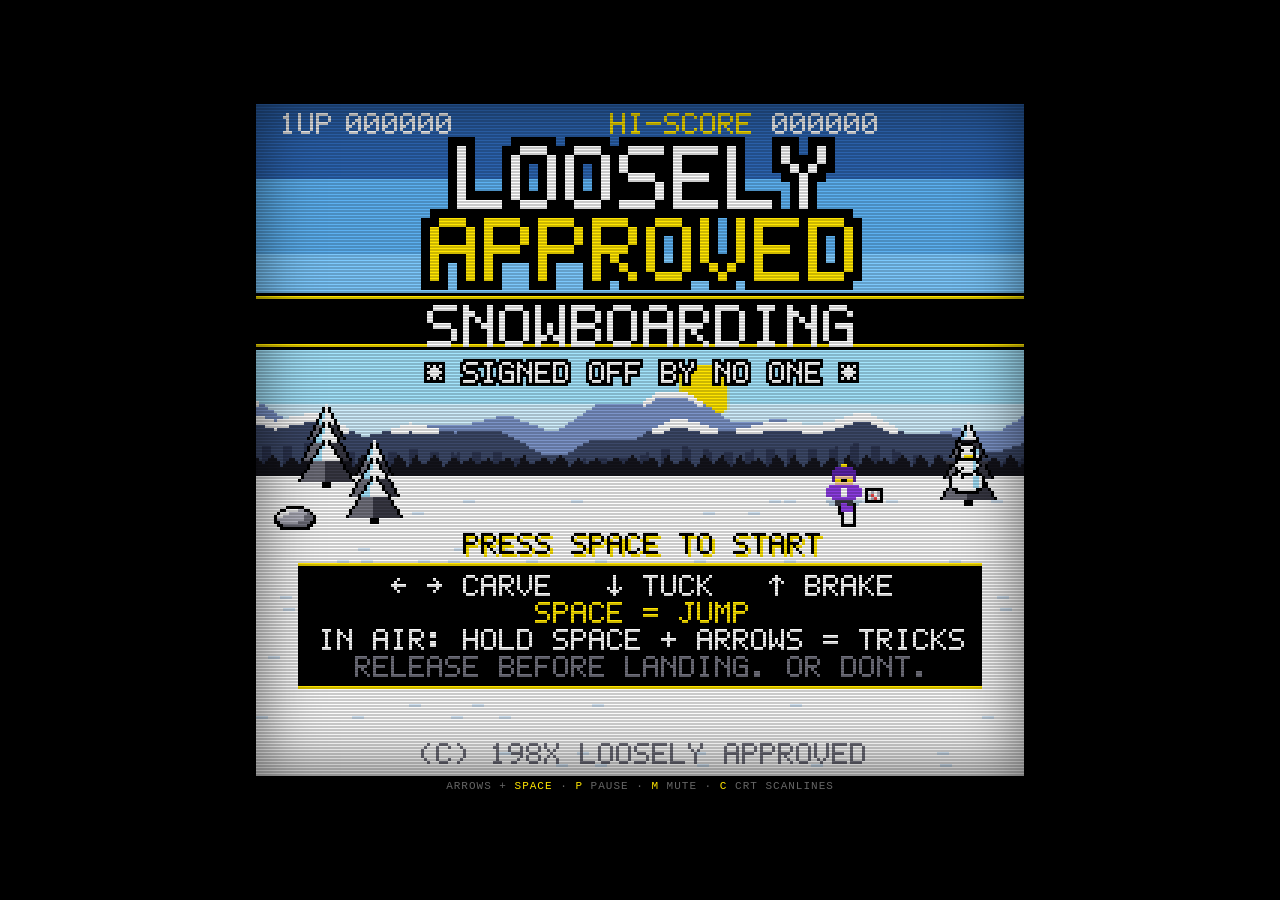
<file: game/index.html>
<!DOCTYPE html>
<html lang="en">
<head>
<meta charset="utf-8"><meta name="robots" content="noindex,nofollow">
<title>Loosely Approved Snowboarding</title>
<meta name="viewport" content="width=device-width,initial-scale=1,maximum-scale=1,user-scalable=no,viewport-fit=cover">
<style>
html,body{margin:0;height:100%;background:#000;overflow:hidden;color:#777;font-family:"Courier New",monospace;-webkit-user-select:none;user-select:none;touch-action:none}
#wrap{position:fixed;left:0;top:0;right:0;bottom:0;display:flex;flex-direction:column;align-items:center;justify-content:center}
#stage{position:relative;width:768px;height:672px;background:#000}
canvas{display:block;width:100%;height:100%;image-rendering:pixelated;image-rendering:crisp-edges;background:#000}
#crt{position:absolute;left:0;top:0;right:0;bottom:0;pointer-events:none;display:none;
 background:repeating-linear-gradient(to bottom,rgba(0,0,0,0) 0,rgba(0,0,0,0) 50%,rgba(0,0,0,.2) 50%,rgba(0,0,0,.2) 100%);
 box-shadow:inset 0 0 60px rgba(0,0,0,.55)}
#hint{height:20px;line-height:20px;font-size:11px;letter-spacing:1px;color:#666;text-transform:uppercase;white-space:nowrap}
#hint b{color:#FFE500;font-weight:normal}
html,body{overscroll-behavior:none;-webkit-touch-callout:none;-webkit-tap-highlight-color:transparent}
#tz,#pbtns,#how{display:none}
html.touch #hint{display:none}
html.touch,html.touch body{touch-action:none}
html.touch #wrap{padding:env(safe-area-inset-top) env(safe-area-inset-right) 0 env(safe-area-inset-left)}
@media (orientation:portrait){html.touch #wrap{justify-content:flex-start}}
html.touch #tz{display:block;position:fixed;inset:0;pointer-events:none;z-index:5;--pad:clamp(104px,min(40vw,44vh),190px);--e:calc(max(4vmin,env(safe-area-inset-bottom)) + 22px)}
#pad{position:absolute;left:max(4vmin,env(safe-area-inset-left));bottom:var(--e);width:var(--pad);height:var(--pad);border-radius:50%;border:2px solid #ffffff55;background:radial-gradient(circle,#ffffff10,#00000040);color:#ffffffaa;font:bold 3.4vmin/1 monospace;transition:opacity .2s,border-color .2s}
#pad b{position:absolute;font-weight:normal;font-size:max(14px,4.2vmin);color:#FFE500;opacity:.75}
#pad b:nth-child(1){left:50%;top:7%;transform:translateX(-50%)}#pad b:nth-child(2){left:50%;bottom:7%;transform:translateX(-50%)}
#pad b:nth-child(3){left:7%;top:50%;transform:translateY(-50%)}#pad b:nth-child(4){right:7%;top:50%;transform:translateY(-50%)}
#pad i{position:absolute;left:50%;top:50%;width:38%;height:38%;margin:-19% 0 0 -19%;border-radius:50%;background:#ffffff30;border:2px solid #fff;transition:transform .05s}
#pad.act{border-color:#FFE500;transform:translate(-50%,-50%);bottom:auto}
#pad.act i{background:#FFE50055;border-color:#FFE500}
#pad small,#jump small{position:absolute;left:0;right:0;bottom:-1.9em;text-align:center;font:10px/1 monospace;letter-spacing:1px;color:#8a8a8a;text-transform:uppercase;white-space:nowrap}
#jump{position:absolute;right:max(4vmin,env(safe-area-inset-right));bottom:var(--e);width:var(--pad);height:var(--pad);border-radius:50%;border:3px solid #FFE500;color:#FFE500;background:radial-gradient(circle,#FFE50022,#00000050);display:grid;place-content:center;text-align:center;font:bold max(18px,6vmin)/1 monospace;letter-spacing:2px;transition:background .06s,transform .06s}
#jump.on{background:#FFE500;color:#000;transform:scale(.94)}
html.touch #pbtns{display:flex;position:fixed;z-index:8;gap:8px}
#pbtns button{width:44px;height:44px;border-radius:50%;border:2px solid #ffffffaa;background:#000000aa;color:#fff;font:bold 14px/1 monospace;padding:0}
#pbtns button:active{background:#FFE500;color:#000;border-color:#FFE500}
html.touch #how:not([hidden]){display:grid;position:fixed;inset:0;z-index:20;place-items:center;background:#000000d9;padding:max(16px,env(safe-area-inset-top)) 16px max(16px,env(safe-area-inset-bottom))}
#how .card{max-width:420px;width:100%;max-height:100%;overflow:auto;box-sizing:border-box;border:2px solid #FFE500;background:#000;padding:16px;color:#fff;font:12px/1.45 monospace;text-transform:uppercase;letter-spacing:.5px}
#how h2{margin:0 0 10px;color:#FFE500;font:bold 18px/1 monospace;letter-spacing:2px}
#how .row{display:flex;gap:12px;align-items:center;margin:10px 0}
#how .ico{flex:0 0 54px;height:54px;border-radius:50%;border:2px solid #fff;display:grid;place-items:center;color:#FFE500;font-size:20px}
#how .ico.j{border-color:#FFE500;font-size:11px;font-weight:bold}
#how b{color:#FFE500;font-weight:normal}
#how button{margin-top:10px;width:100%;height:48px;background:#FFE500;border:0;color:#000;font:bold 15px/1 monospace;letter-spacing:2px}
html.sel #tz{visibility:hidden}
@media(max-height:430px){#how .ico{flex-basis:38px;height:38px;font-size:15px}#how .row{margin:5px 0}#how .card{padding:10px;font-size:11px}#how h2{margin-bottom:4px;font-size:15px}#how button{height:40px;margin-top:6px}}
</style>
</head>
<body>
<div id="wrap">
 <div id="stage"><canvas id="c" width="256" height="224"></canvas><div id="crt"></div></div>
 <div id="hint">Arrows + <b>Space</b> &middot; <b>P</b> pause &middot; <b>M</b> mute &middot; <b>C</b> crt scanlines</div>
</div>
<div id="tz" aria-hidden="true">
 <div id="pad"><b>&#9650;</b><b>&#9660;</b><b>&#9664;</b><b>&#9654;</b><i></i><small>Drag to steer</small></div>
 <div id="jump">JUMP<small>Hold in air = trick</small></div>
</div>
<div id="pbtns"><button type="button" id="bPause" aria-label="Pause">II</button><button type="button" id="bMute" aria-label="Mute">&#9835;</button><button type="button" id="bHelp" aria-label="How to play">?</button></div>
<div id="how" hidden><div class="card">
 <h2>HOW TO PLAY</h2>
 <div class="row"><span class="ico">&#9664;&#9654;</span><span><b>Left thumb:</b> drag anywhere on the left. &#9664; &#9654; carve, &#9660; tuck for speed, &#9650; brake.</span></div>
 <div class="row"><span class="ico j">JUMP</span><span><b>Right thumb:</b> tap to jump. In the air, <b>hold</b> it and drag the left thumb: spin, flip, or just grab.</span></div>
 <div class="row"><span class="ico">&#9757;</span><span>Let go before you land. Tap anywhere to start. Rotate for a bigger view.</span></div>
 <button type="button" id="howOk">GOT IT</button>
</div></div>
<script>
(function(){
'use strict';
var W=256,H=224;
var cv=document.getElementById('c'),ctx=cv.getContext('2d',{alpha:false});
ctx.imageSmoothingEnabled=false;
var stage=document.getElementById('stage'),crt=document.getElementById('crt');

/* ---------------- utilities ---------------- */
function clamp(v,a,b){return v<a?a:v>b?b:v}
var seedv=1;
function rnd(){seedv=(seedv+0x6D2B79F5)|0;var t=Math.imul(seedv^(seedv>>>15),1|seedv);t=(t+Math.imul(t^(t>>>7),61|t))^t;return((t^(t>>>14))>>>0)/4294967296}
function hash2(a,b){var h=(Math.imul(a|0,374761393)+Math.imul(b|0,668265263))|0;h=Math.imul(h^(h>>>13),1274126177);return((h^(h>>>16))>>>0)/4294967296}
function pad(n,l){n=Math.floor(Math.max(0,n))+'';while(n.length<l)n='0'+n;return n}
function store(k,v){try{if(v===undefined)return localStorage.getItem(k);localStorage.setItem(k,v)}catch(e){}return null}
function mkc(w,h){var c=document.createElement('canvas');c.width=w;c.height=h;var x=c.getContext('2d');x.imageSmoothingEnabled=false;return c}

/* ---------------- 5x7 bitmap font ---------------- */
var FD={
A:'01110,10001,10001,11111,10001,10001,10001',B:'11110,10001,10001,11110,10001,10001,11110',
C:'01110,10001,10000,10000,10000,10001,01110',D:'11110,10001,10001,10001,10001,10001,11110',
E:'11111,10000,10000,11110,10000,10000,11111',F:'11111,10000,10000,11110,10000,10000,10000',
G:'01110,10001,10000,10111,10001,10001,01111',H:'10001,10001,10001,11111,10001,10001,10001',
I:'01110,00100,00100,00100,00100,00100,01110',J:'00111,00010,00010,00010,00010,10010,01100',
K:'10001,10010,10100,11000,10100,10010,10001',L:'10000,10000,10000,10000,10000,10000,11111',
M:'10001,11011,10101,10101,10001,10001,10001',N:'10001,11001,10101,10011,10001,10001,10001',
O:'01110,10001,10001,10001,10001,10001,01110',P:'11110,10001,10001,11110,10000,10000,10000',
Q:'01110,10001,10001,10001,10101,10010,01101',R:'11110,10001,10001,11110,10100,10010,10001',
S:'01111,10000,10000,01110,00001,00001,11110',T:'11111,00100,00100,00100,00100,00100,00100',
U:'10001,10001,10001,10001,10001,10001,01110',V:'10001,10001,10001,10001,10001,01010,00100',
W:'10001,10001,10001,10101,10101,11011,10001',X:'10001,10001,01010,00100,01010,10001,10001',
Y:'10001,10001,01010,00100,00100,00100,00100',Z:'11111,00001,00010,00100,01000,10000,11111',
'0':'01110,10001,10011,10101,11001,10001,01110','1':'00100,01100,00100,00100,00100,00100,01110',
'2':'01110,10001,00001,00010,00100,01000,11111','3':'11110,00001,00001,01110,00001,00001,11110',
'4':'00010,00110,01010,10010,11111,00010,00010','5':'11111,10000,11110,00001,00001,10001,01110',
'6':'00110,01000,10000,11110,10001,10001,01110','7':'11111,00001,00010,00100,01000,01000,01000',
'8':'01110,10001,10001,01110,10001,10001,01110','9':'01110,10001,10001,01111,00001,00010,01100',
'.':'00000,00000,00000,00000,00000,01100,01100',',':'00000,00000,00000,00000,01100,00100,01000',
'!':'00100,00100,00100,00100,00100,00000,00100','?':'01110,10001,00001,00010,00100,00000,00100',
':':'00000,01100,01100,00000,01100,01100,00000','-':'00000,00000,00000,11111,00000,00000,00000',
"'":'00100,00100,01000,00000,00000,00000,00000','+':'00000,00100,00100,11111,00100,00100,00000',
'/':'00001,00010,00010,00100,01000,01000,10000','%':'11001,11010,00010,00100,01000,01011,10011',
'(':'00010,00100,01000,01000,01000,00100,00010',')':'01000,00100,00010,00010,00010,00100,01000',
'*':'00000,10101,01110,11111,01110,10101,00000','=':'00000,00000,11111,00000,11111,00000,00000',
'<':'00000,00100,01000,11111,01000,00100,00000','>':'00000,00100,00010,11111,00010,00100,00000',
'^':'00100,01110,10101,00100,00100,00100,00100','v':'00100,00100,00100,00100,10101,01110,00100',
'#':'01010,11111,11111,11111,01110,00100,00000','&':'00100,00100,01110,11111,01110,01010,10001',
'~':'00000,00000,01110,10001,10001,01110,00000','"':'01010,01010,00000,00000,00000,00000,00000',
'@':'01110,10001,10111,10101,10111,10000,01110',
'\u00a1':'00100,00000,00100,00100,00100,00100,00100','\u00bf':'00100,00000,00100,01000,10000,10001,01110',
'\u00c1':'00010,00100,01110,10001,10001,11111,10001,10001,10001','\u00c9':'00010,00100,11111,10000,10000,11110,10000,10000,11111',
'\u00cd':'00010,00100,01110,00100,00100,00100,00100,00100,01110','\u00d3':'00010,00100,01110,10001,10001,10001,10001,10001,01110',
'\u00da':'00010,00100,10001,10001,10001,10001,10001,10001,01110','\u00d1':'01010,10100,10001,11001,10101,10011,10001,10001,10001'
};
var FONT={},gcache={};
(function(){for(var k in FD)FONT[k]=FD[k].split(',')})();
function glyph(ch,col){var key=ch+col,g=gcache[key];if(g)return g;var rows=FONT[ch]||FONT['?'];g=mkc(5,rows.length);var x=g.getContext('2d');x.fillStyle=col;for(var j=0;j<rows.length;j++)for(var i=0;i<5;i++)if(rows[j].charAt(i)==='1')x.fillRect(i,j,1,1);gcache[key]=g;return g}
function textW(s,sc){return (s.length*6-1)*(sc||1)}
function text(s,x,y,col,sc){sc=sc||1;col=col||'#fff';x=Math.round(x);y=Math.round(y);for(var i=0;i<s.length;i++){var ch=s.charAt(i);if(ch!==' '){var gg=glyph(ch,col);ctx.drawImage(gg,x+i*6*sc,y-(gg.height-7)*sc,5*sc,gg.height*sc)}}}
function stext(s,x,y,col,sc,sh){sc=sc||1;text(s,x+sc,y+sc,sh||'#000',sc);text(s,x,y,col,sc)}
function otext(s,x,y,col,sc,out){sc=sc||1;out=out||'#000';for(var dx=-1;dx<=1;dx++)for(var dy=-1;dy<=1;dy++)if(dx||dy)text(s,x+dx*sc,y+dy*sc,out,sc);text(s,x,y,col,sc)}
function ctext(s,y,col,sc,mode,sh){sc=sc||1;var x=Math.round((W-textW(s,sc))/2);if(mode==='o')otext(s,x,y,col,sc);else if(mode==='s')stext(s,x,y,col,sc,sh);else text(s,x,y,col,sc)}
function rect(x,y,w,h,c){ctx.fillStyle=c;ctx.fillRect(Math.round(x),Math.round(y),w,h)}

/* ---------------- palette + sprites ---------------- */
var PAL={K:'#000000',d:'#14141c',D:'#383844',G:'#70707c',g:'#b4b4c0',W:'#fcfcfc',Y:'#FFE500',y:'#a89800',B:'#a4e4fc',b:'#5cb0f0',n:'#2c64b0',S:'#f8c8a0',R:'#f04848',u:'#2c64b0'};
function mk(rows,ov){var h=rows.length,w=0,i,j;for(j=0;j<h;j++)w=Math.max(w,rows[j].length);var c=mkc(w,h),x=c.getContext('2d');for(j=0;j<h;j++)for(i=0;i<rows[j].length;i++){var ch=rows[j].charAt(i);var col=(ov&&ov[ch])||PAL[ch];if(ch!=='.'&&col){x.fillStyle=col;x.fillRect(i,j,1,1)}}return c}
function blob(x,cx,cy,rx,ry,fill,out){var X,Y;for(var p=0;p<2;p++){var rr=p?rx-1:rx,r2=p?ry-1:ry;x.fillStyle=p?fill:out;for(Y=Math.floor(cy-ry);Y<=cy+ry;Y++)for(X=Math.floor(cx-rx);X<=cx+rx;X++){var a=(X+0.5-cx)/rr,b=(Y+0.5-cy)/r2;if(a*a+b*b<=1)x.fillRect(X,Y,1,1)}}}
function px(x,X,Y,c,w,h){x.fillStyle=c;x.fillRect(X,Y,w||1,h||1)}

/* ---------------- riders (cosmetic only: palette, board/skis, quips, voice) ---------------- */
var NAME_NICK='NO NAV NICK';   /* single constant: the one string containing a personal first name (change here) */
var CHARS=[
 {id:'nick',name:NAME_NICK,skis:false,col:'#b070ff',jac:'#8c3ce0',hat:'#5a22a8',acc:'#FFE500',gear:'#8c3ce0',hold:'map',bub:true,
  tag:'PURPLE / SNOWBOARD',blurb:['ALWAYS LOST. NEVER LATE.','TECHNICALLY STILL MOVING.'],
  go:'GO. WHICH WAY?',amb:['WHERE AM I?','IS THIS THE WAY?','NO NAV. NO PROBLEM.','WRONG TURN... AGAIN'],
  crash:['WRONG TURN... AGAIN','WHERE AM I?','IS THIS THE WAY?'],oof:['WRONG?','?!?','HUH?','LOST'],
  over:['RECALCULATING... NEVER','ARRIVED SOMEWHERE. NOT HERE.','NO NAV. NO PROBLEM. (PROBLEM.)','WRONG TURN... AGAIN','LAST SEEN: NOT HERE','THE HILL HAS NO SIGNAL'],
  words:[[300,'RADICAL?'],[700,'GNARLY... I THINK'],[1400,'TUBULAR. WHERE?'],[1e9,'LOOSELY APPROVED?']],
  v:{m:0.94,w:null,type:'triangle',say:[[520,0.09,420],[420,0.09,330],[600,0.12,780]]}},
 {id:'denny',name:'DINGED UP DENNY',skis:true,col:'#fcfcfc',jac:'#1c1c26',hat:'#0a0a10',acc:'#b4b4c0',gear:'#b4b4c0',hurt:true,stars:7,
  tag:'BLACK / SKIS',blurb:['ALREADY INJURED.','STARTS EVERY RUN IN A CAST.'],
  go:'GO. GENTLY.',amb:['STILL STANDING?!','ONLY A LITTLE BROKEN','NEW INJURY UNLOCKED','OW.'],
  crash:['OW.','STILL STANDING?!','NEW INJURY UNLOCKED'],oof:['OW.','OW!!','AGAIN?','OW. OW.'],
  over:['NEW INJURY UNLOCKED','FRACTURE COUNT: UP ONE','DOCTOR SAYS STAY HOME','CAST NOW COVERS EVERYTHING','INSURANCE HAS BEEN NOTIFIED','STILL TECHNICALLY WALKING'],
  words:[[300,'SOMEHOW LANDED'],[700,'NO NEW INJURIES!'],[1400,'TUBULAR (OW)'],[1e9,'LOOSELY APPROVED!']],
  v:{m:0.78,w:'p12',hurt:true,say:[[200,0.12,90],[140,0.18,60]]}},
 {id:'chee',name:'CHEECHEE PEEPEE',skis:true,col:'#5cb0f0',jac:'#2f78f0',hat:'#1e4fb0',acc:'#fcfcfc',gear:'#5cb0f0',hold:'bottle',wob:true,cheeks:true,
  tag:'BLUE / SKIS',blurb:['RUNNING ON SAKE.','THE HILL IS A SUGGESTION.'],
  go:'GO. KAMPAI!',amb:['KAMPAI!','ONE MORE SAKE','HIC!','KAMPAI!!'],
  crash:['HIC!','OOPSH','KAMPAI?'],oof:['HIC!','WHEE','OOPSH'],
  over:['ONE LAST SAKE FOR THE ROAD','THE HILL MOVED. HE DID NOT','SPILLED EVERYTHING. DIGNITY TOO','KAMPAI. (HE LOST)','HIC. GAME OVER.','BOTTLE EMPTY. RUN OVER.'],
  words:[[300,'RADDD!'],[700,'GNAAARLY'],[1400,'TUBULLLAR'],[1e9,'LOOSHLY APPROVED!']],
  v:{m:1,w:'p25',wob:true,slur:true,say:[[330,0.1,300],[310,0.1,360],[300,0.14,260],[340,0.12,300]]}},
 {id:'angel',name:'ANGEL',skis:false,col:'#ff5050',jac:'#e83434',hat:'#a81818',acc:'#FFE500',gear:'#e83434',shout:true,fx:'shout',
  tag:'RED / SNOWBOARD',blurb:['ONLY KNOWS VOLUME.','EVERYTHING IS AN EMERGENCY.'],
  go:'\u00a1VAMOS!',amb:['\u00a1DALE!','\u00a1VAMOS!','\u00a1QU\u00c9 LOCURA!','\u00a1NO MANCHES!','\u00a1\u00d3RALE!'],
  crash:['\u00a1AAAAY!','\u00a1MI MADRE!','\u00a1AY, CARAMBA!'],oof:['\u00a1AY!','\u00a1AAAY!','\u00a1MADRE!'],
  over:['\u00a1AY, CARAMBA! FIN','\u00bfOTRA VEZ? \u00a1DALE!','\u00a1LA MONTA\u00d1A GAN\u00d3!','\u00a1MI MADRE! \u00a1QU\u00c9 CA\u00cdDA!','\u00a1NO MANCHES! \u00a1OTRA!'],
  words:[[300,'\u00a1\u00d3RALE!'],[700,'\u00a1QU\u00c9 LOCURA!'],[1400,'\u00a1NO MANCHES!'],[1e9,'\u00a1LOOSELY APPROVED!']],
  v:{m:1.3,w:'p12',say:[[900,0.06,1200],[1200,0.06,800],[1000,0.08,1500]]}}
];
var selI=0;(function(){var id=store('la_snow_char');for(var i=0;i<CHARS.length;i++)if(CHARS[i].id===id)selI=i})();
var CH=CHARS[selI];
function rpick(a){return a[Math.floor(Math.random()*a.length)]}
function buildChars(){
 SPR.bottle=mk(['.R.','.K.','KWK','KuK','KWK','KWK','KKK']);
 SPR.map=mk(['KKKKKK','KWgWgK','KgRWgK','KWgRWK','KKKKKK']);
 var headT=['.......YY.......','.....HHHHHH.....','....HHHHHHHH....','....HHHHHHHH....','....HSSSSSSH....','....HYYKKYYH....','.....SSSSSS.....'];
 function J(a){return a.map(function(r){return r.replace(/K/g,'J')})}
 var tA=['...KKKKKKKKKK...','..KKKKKWWKKKKK..','.KKKKKKWWKKKKKK.','.KK.KKKWWKKK.KK.','.WW..KKKKKK..WW.','.....DDDDDD.....','.....DD..DD.....'];
 var tB=['...KKKKKKKKKK...','..KKKKKWWKKKKK..','..KKKKKWWKKKKK..','..KKKKKWWKKKKK..','..WWKKKKKKKKWW..','.....DDDDDD.....','.....DD..DD.....'];
 var tT=['...KKKKKKKKKK...','..KKKKKWWKKKKK..','..WWKKKKKKKKWW..','....DDDDDDDD....','....DD....DD....'];
 var tG=['...KKKKKKKKKK...','KKKKKKKWWKKKKK..','WW..KKKKKKKKWW..','....DDDDDDDD....','....DD....DD....'];
 var kk=['.......YY.......','.....HHHHHH.....','....HHHHHHHH....','....HHHHHHHH....','....HHHHHHHH....','....YYYYYYYY....','.....JJJJJJ.....','...JJJJJJJJJJ...','..JJJJJWWJJJJJ..','.JJJJJJWWJJJJJJ.','.JJ.JJJWWJJJ.JJ.','.WW..JJJJJJ..WW.','.....DDDDDD.....','.....DD..DD.....'];
 var ly=['...YY.............','..HHHHH...........','.JJJJJJSSJJJJJJWW.','JJJJJYYSSJJJJJJJDD','JJJJJJJSSJJJJJJJDD','.JJJJJJJSJJJJJJWW.','...JJJJJ..........'];
 CHARS.forEach(function(C){
  var ov={H:C.hat,J:C.jac,Y:C.acc},S=C.spr={};
  S.A=mk(headT.concat(J(tA)),ov);S.B=mk(headT.concat(J(tB)),ov);S.T=mk(headT.concat(J(tT)),ov);S.G=mk(headT.concat(J(tG)),ov);S.K=mk(kk,ov);
  var lov={H:C.hat,J:C.jac,Y:C.acc};if(C.id==='denny')lov.D='#fcfcfc';
  S.L=mk(ly,lov);
  ['A','B','T','G'].forEach(function(k){
   var c=S[k],x=c.getContext('2d'),h=c.height,r,q;
   if(C.id==='denny'){
    for(q=4;q<12;q++)px(x,q,3,q%2?'#b4b4c0':'#fcfcfc');       /* head wrap */
    px(x,5,4,'#fcfcfc',3,1);px(x,9,6,'#fcfcfc',2,1);px(x,10,5,'#fcfcfc');   /* tape + band-aid */
    var d=x.getImageData(0,h-2,7,2).data;
    for(r=0;r<2;r++)for(q=0;q<7;q++)if(d[(r*7+q)*4+3]>0)px(x,q,h-2+r,r?'#b4b4c0':'#fcfcfc');   /* leg cast */
   }
   if(C.cheeks){px(x,5,6,'#f04848');px(x,10,6,'#f04848');px(x,6,6,'#f8a090')}
   if(C.shout)px(x,7,6,'#000',2,1);
  });
 });
}
var SPR={};
function buildSprites(){
 buildChars();
 SPR.rock=mk(['....KKKKKK....','..KKWWWWggKK..','.KWWWggggggGK.','KWWgggggggGGGK','KgggggggggGGGK','KKggggggGGGGKK','.KKGGGGGGGGKK.','..KKKKKKKKKK..']);
 SPR.patrol=mk(['....KKKK....','...KKKKKK...','...KSSSSK...','...KSKKSK...','....SSSS....','..bbbbbbbb..','.bbbbWWbbbb.','.bbWWWWWWbb.','.bbbbWWbbbb.','.SbbbbbbbbS.','...DDDDDD...','...DD..DD...','...DD..DD...','..KK....KK..','..GG....GG..','..GG....GG..']);
 SPR.cocoa=mk(['...D..D...','..D..D....','.KKKKKKK..','.KYYYYYKKK','.KYWYYYK.K','.KYWYYYK.K','.KYYYYYKK.','.KYYYYYK..','..KKKKK...']);
 SPR.chair=mk(['....K....','...SSS...','..bbbbb..','..bWWWb..','.KKKKKKK.','..D...D..','..D...D..']);
 // tree
 var c=mkc(19,28),x=c.getContext('2d'),L=[[0,11,6],[5,18,8],[11,25,9]],k,y,half,i;
 x.fillStyle='#000';x.fillRect(8,24,3,4);
 for(k=0;k<3;k++){var ay=L[k][0],by=L[k][1],hw=L[k][2];for(y=ay;y<=by;y++){half=Math.round((y-ay)/(by-ay)*hw);px(x,9-half,y,'#000',half*2+1,1);if(half>0){var snow=(y-ay)<(by-ay)*0.55;for(i=-half+1;i<half;i++)px(x,9+i,y,snow?(i<-half*0.35?'#a4e4fc':'#fcfcfc'):(i<0?'#70707c':'#383844'),1,1)}else px(x,9,y,'#fcfcfc')}}
 SPR.tree=c;
 // snowman
 c=mkc(14,19);x=c.getContext('2d');
 blob(x,7,14,6,4.5,'#fcfcfc','#000');blob(x,7,8.5,4.5,3.5,'#fcfcfc','#000');blob(x,7,4,3.5,3,'#fcfcfc','#000');
 px(x,3,0,'#000',8,1);px(x,5,0,'#14141c',4,1);
 px(x,9,12,'#a4e4fc',2,4);px(x,9,7,'#a4e4fc',1,3);px(x,10,3,'#a4e4fc',1,2);
 px(x,5,3,'#000',1,1);px(x,8,3,'#000',1,1);px(x,6,5,'#FFE500',3,1);px(x,5,9,'#000',1,1);px(x,5,12,'#000',1,1);
 px(x,0,7,'#383844',3,1);px(x,11,7,'#383844',3,1);
 SPR.snowman=c;
 // tower
 c=mkc(11,38);x=c.getContext('2d');
 px(x,1,0,'#000',9,3);px(x,2,1,'#70707c',7,1);px(x,5,3,'#000',1,3);px(x,4,3,'#383844',2,34);px(x,3,3,'#000',1,34);px(x,6,3,'#000',1,34);
 px(x,1,3,'#FFE500',1,2);px(x,9,3,'#FFE500',1,2);px(x,2,34,'#000',7,4);px(x,3,35,'#70707c',5,2);px(x,3,14,'#000',5,1);px(x,3,22,'#000',5,1);
 SPR.tower=c;
 // ramp (32x14)
 c=mkc(32,14);x=c.getContext('2d');
 px(x,1,0,'#000',30,1);px(x,0,1,'#000',32,12);px(x,1,13,'#000',30,1);
 for(y=1;y<11;y++)px(x,1,y,y<4?'#a4e4fc':(y<8?'#dcecf8':'#fcfcfc'),30,1);
 px(x,1,11,'#383844',30,1);px(x,1,12,'#70707c',30,1);
 for(var ch=0;ch<2;ch++){var by=1+ch*4;for(var dx=-4;dx<=4;dx++){var yy=by+4-Math.abs(dx);px(x,16+dx,yy,'#FFE500',1,2)}}
 px(x,0,0,'#000');px(x,31,0,'#000');
 SPR.ramp=c;
 // stamp token
 c=mkc(14,14);x=c.getContext('2d');blob(x,7,7,7,7,'#FFE500','#000');blob(x,7,7,5,5,'#FFE500','#a89800');
 x.drawImage(glyph('A','#000'),4,3); SPR.stamp=c;
 // coin
 c=mkc(8,8);x=c.getContext('2d');blob(x,4,4,4,4,'#FFE500','#000');px(x,3,2,'#fcfcfc',1,2);px(x,4,3,'#a89800',1,3);
 SPR.coin=c;
 // yeti 2 frames
 for(var f=0;f<2;f++){
  c=mkc(30,32);x=c.getContext('2d');
  blob(x,9,28,4.5,3,'#b4b4c0','#000');blob(x,21,28,4.5,3,'#b4b4c0','#000');
  var ay=f?9:16;
  blob(x,4,ay,3.5,7,'#fcfcfc','#000');blob(x,26,ay,3.5,7,'#fcfcfc','#000');
  blob(x,15,20,10.5,9.5,'#fcfcfc','#000');
  px(x,9,22,'#b4b4c0',2,1);px(x,19,23,'#b4b4c0',2,1);px(x,13,26,'#b4b4c0',4,1);px(x,8,18,'#b4b4c0',1,2);
  blob(x,15,10,8.5,7.5,'#fcfcfc','#000');
  blob(x,15,11,5.5,4.5,'#5cb0f0','#2c64b0');
  px(x,11,9,'#FFE500',3,2);px(x,17,9,'#FFE500',3,2);px(x,12,9,'#000',1,2);px(x,18,9,'#000',1,2);
  px(x,10,7,'#000',4,1);px(x,17,7,'#000',4,1);px(x,13,8,'#000',1,1);px(x,17,8,'#000',1,1);
  px(x,12,13,'#000',7,3);px(x,13,13,'#fcfcfc',1,1);px(x,15,13,'#fcfcfc',1,1);px(x,17,13,'#fcfcfc',1,1);
  SPR['yeti'+f]=c;
 }
 SPR.rc=mkc(32,36);
}

/* ---------------- audio: WebAudio chiptune (square / triangle / noise) ---------------- */
var AU=(function(){
 var ctx=null,master,mus,sfx,nbuf,pw={},muted=store('la_mute')==='1';
 var song=null,step=0,nextT=0,paused=false,tempo=1,loopN=0;
 var NB={C:0,D:2,E:4,F:5,G:7,A:9,B:11};
 function midi(n){var m=/^([A-G])([#b]?)(\d)$/.exec(n);if(!m)return 0;return 12*(parseInt(m[3],10)+1)+NB[m[1]]+(m[2]==='#'?1:m[2]==='b'?-1:0)}
 function fq(m){return 440*Math.pow(2,(m-69)/12)}
 function parse(s){var tk=s.trim().split(/\s+/),a=[],last=null,i;for(i=0;i<tk.length;i++){var t=tk[i];if(t==='-'){a.push(null);last=null}else if(t==='_'){a.push(null);if(last)last.len++}else{last={m:midi(t),len:1};a.push(last)}}return a}
 function bassOf(roots,o1,o2){var out=[];roots.forEach(function(r){var p=[r+o1,r+o2,r+o1,r+o2,r+o1,r+o2,r+o1,r+o2];out.push(p.join(' '))});return out.join(' ')}
 var DEF={
  title:{step:.2,
   lead:'C5 E5 G5 E5 C6 _ G5 - A5 - F5 - A5 C6 A5 F5 G5 - E5 - G5 B5 G5 E5 C6 _ _ _ G5 - E5 - C5 E5 G5 E5 C6 _ G5 - A5 - C6 - F6 - E6 D6 G5 B5 D6 B5 G5 B5 D6 F6 E6 _ C6 _ G5 _ C6 _',
   bass:bassOf(['C','F','G','C','C','F','G','C'],2,3),
   drums:'k-s-k-sh'.repeat(8)},
  play:{step:.15,
   lead:'E5 G5 A5 G5 E5 G5 A5 C6 B5 A5 G5 E5 G5 _ - - D5 F5 A5 F5 D5 F5 A5 B5 C6 B5 A5 G5 A5 _ - - E5 G5 A5 G5 E5 G5 A5 C6 D6 C6 B5 A5 G5 A5 B5 - A5 _ C6 _ E6 _ D6 C6 B5 A5 G5 A5 E5 _ - -',
   bass:bassOf(['A','E','D','G','A','F','A','E'],2,3),
   drums:'khshkksh'.repeat(8)},
  fanfare:{step:.13,lead:'C5 E5 G5 C6 _ _ G5 C6 E6 _ _ _ _ _ - -',bass:'C3 C3 G3 G3 C3 C3 G3 G3 C3 C3 G3 G3 C3 _ _ _',drums:'k-s-k-s-k-s-kkkk',once:true}
 };
 for(var k in DEF){DEF[k].L=parse(DEF[k].lead);DEF[k].Bs=parse(DEF[k].bass);DEF[k].n=DEF[k].L.length}
 function init(){
  if(ctx)return;
  try{
   var AC=window.AudioContext||window.webkitAudioContext;if(!AC)return;
   ctx=new AC();master=ctx.createGain();master.gain.value=muted?0:0.55;master.connect(ctx.destination);
   mus=ctx.createGain();mus.gain.value=0.2;mus.connect(master);sfx=ctx.createGain();sfx.gain.value=0.5;sfx.connect(master);
   nbuf=ctx.createBuffer(1,ctx.sampleRate,ctx.sampleRate);var d=nbuf.getChannelData(0);for(var i=0;i<d.length;i++)d[i]=Math.random()*2-1;
   [[0.125,'p12'],[0.25,'p25']].forEach(function(e){var re=new Float32Array(33),im=new Float32Array(33);for(var n=1;n<33;n++)re[n]=2/(n*Math.PI)*Math.sin(n*Math.PI*e[0]);pw[e[1]]=ctx.createPeriodicWave(re,im)});
  }catch(e){ctx=null}
 }
 function resume(){if(ctx&&ctx.state==='suspended')ctx.resume()}
 function tone(f,d,o){
  if(!ctx||ctx.state!=='running')return;o=o||{};
  var t=(o.t||ctx.currentTime)+0.002,osc=ctx.createOscillator(),g=ctx.createGain(),v=o.v||0.3;
  if(o.w&&pw[o.w])osc.setPeriodicWave(pw[o.w]);else osc.type=o.type||'square';
  osc.frequency.setValueAtTime(f,t);if(o.to)osc.frequency.exponentialRampToValueAtTime(o.to,t+d);
  g.gain.setValueAtTime(0.0001,t);g.gain.linearRampToValueAtTime(v,t+0.005);g.gain.setValueAtTime(v,t+Math.max(0.006,d*0.65));g.gain.exponentialRampToValueAtTime(0.0001,t+d);
  osc.connect(g);g.connect(o.dest||sfx);osc.start(t);osc.stop(t+d+0.03);osc.onended=function(){osc.disconnect();g.disconnect()};
 }
 function noise(d,o){
  if(!ctx||ctx.state!=='running')return;o=o||{};
  var t=(o.t||ctx.currentTime)+0.002,s=ctx.createBufferSource(),f=ctx.createBiquadFilter(),g=ctx.createGain(),v=o.v||0.3;
  s.buffer=nbuf;f.type=o.ft||'lowpass';f.frequency.setValueAtTime(o.f||2000,t);if(o.to)f.frequency.exponentialRampToValueAtTime(o.to,t+d);
  g.gain.setValueAtTime(v,t);g.gain.exponentialRampToValueAtTime(0.0001,t+d);
  s.connect(f);f.connect(g);g.connect(o.dest||sfx);s.start(t,Math.random()*0.5);s.stop(t+d+0.03);s.onended=function(){s.disconnect();f.disconnect();g.disconnect()};
 }
 function sched(t){
  var S=song,i=step%S.n,e=S.L[i],b=S.Bs[i],dr=S.drums.charAt(i%S.drums.length),sd=S.step*tempo;
  if(e)tone(fq(e.m),Math.min(0.9,e.len*sd*0.92),{t:t,w:'p25',v:0.5,dest:mus});
  if(b)tone(fq(b.m),Math.min(0.5,b.len*sd*0.95),{t:t,type:'triangle',v:0.9,dest:mus});
  if(dr==='k'){tone(150,0.1,{t:t,type:'triangle',to:40,v:1,dest:mus});}
  else if(dr==='s'){noise(0.1,{t:t,f:3000,ft:'highpass',v:0.45,dest:mus});}
  else if(dr==='h'){noise(0.03,{t:t,f:8000,ft:'highpass',v:0.22,dest:mus});}
 }
 function tick(){
  if(!ctx||ctx.state!=='running'||!song||paused)return;
  var now=ctx.currentTime;if(nextT<now-0.3)nextT=now+0.05;
  while(nextT<now+0.25){
   if(song.once&&step>=song.n){song=null;return}
   sched(nextT);step++;nextT+=song.step*tempo;
  }
 }
 var V={m:1,w:'p25',say:[]};
 setInterval(tick,50);
 return{
  setVoice:function(v){V=v||V},
  init:init,resume:resume,tone:tone,noise:noise,
  play:function(n){song=DEF[n]||null;step=0;nextT=0;paused=false;tempo=1},
  stopMusic:function(){song=null},
  setTempo:function(t){tempo=t},
  setPaused:function(p){paused=p},
  toggleMute:function(){muted=!muted;store('la_mute',muted?'1':'0');if(master)master.gain.value=muted?0:0.55;return muted},
  isMuted:function(){return muted},
  ready:function(){return !!ctx&&ctx.state==='running'},
  sfx:function(n,a){
   if(!ctx||ctx.state!=='running')return;a=a||0;
   switch(n){
    case'blip':tone(660,0.06,{v:0.3});tone(880,0.08,{t:ctx.currentTime+0.06,v:0.3});break;
    case'start':[392,523,659,784,1047].forEach(function(f,i){tone(f*V.m,0.09,{t:ctx.currentTime+i*0.07,w:V.w,type:V.type,v:0.4})});break;
    case'jump':tone(220*V.m,0.14,{to:520*V.m,w:V.w,type:V.type,v:0.35});if(V.wob)tone(226*V.m,0.14,{to:480*V.m,w:V.w,type:V.type,v:0.22});break;
    case'whoosh':noise(0.35,{f:400,to:5000,ft:'bandpass',v:0.5});tone(200,0.3,{to:700,type:'triangle',v:0.4});break;
    case'land':noise(0.09,{f:900,to:200,v:0.5});tone(120,0.1,{to:50,type:'triangle',v:0.6});break;
    case'tick':tone(1400,0.03,{w:'p12',v:0.18});break;
    case'trick':[523,659,784,1047,1319].forEach(function(f,i){tone(f*V.m,0.07,{t:ctx.currentTime+i*0.05,w:V.w,type:V.type,to:V.slur?f*V.m*0.93:undefined,v:0.35})});break;
    case'coin':tone(988+a*60,0.06,{w:'p25',v:0.3});tone(1319+a*60,0.2,{t:ctx.currentTime+0.06,w:'p25',v:0.3});break;
    case'cocoa':tone(300,0.3,{to:1200,type:'triangle',v:0.7});tone(600,0.3,{to:2000,w:'p12',v:0.2,t:ctx.currentTime+0.05});break;
    case'stamp':noise(0.06,{f:500,v:0.7});[784,988,1319].forEach(function(f,i){tone(f,0.11,{t:ctx.currentTime+0.05+i*0.08,w:'p25',v:0.4})});break;
    case'crash':noise(0.45,{f:2500,to:120,v:0.9});tone(160,0.45,{to:30,type:'triangle',v:1});tone(90,0.25,{to:40,v:0.35});if(V.hurt){noise(0.3,{f:1500,to:100,v:0.6});tone(70,0.6,{to:25,type:'sawtooth',v:0.5})}break;
    case'yeti':tone(110,0.7,{to:55,type:'sawtooth',v:0.5});noise(0.6,{f:900,to:200,v:0.5});break;
    case'warn':tone(880,0.08,{v:0.25});tone(660,0.08,{t:ctx.currentTime+0.1,v:0.25});break;
    case'over':[392,370,349,330,262,247,233,196].forEach(function(f,i){tone(f,0.2,{t:ctx.currentTime+i*0.2,w:'p25',v:0.4,to:f*0.97})});tone(98,1.4,{type:'triangle',to:55,v:0.8,t:ctx.currentTime+1.4});break;
    case'life':[523,659,784,1047,1319,1568].forEach(function(f,i){tone(f,0.08,{t:ctx.currentTime+i*0.06,w:'p12',v:0.4})});break;
    case'say':(V.say||[]).forEach(function(q,i){tone(q[0],q[1],{t:ctx.currentTime+i*0.06,w:V.w,type:V.type,to:q[2],v:0.3})});break;
    case'milestone':tone(523,0.08,{v:0.3});tone(784,0.12,{t:ctx.currentTime+0.08,v:0.3});break;
   }
  }
 };
})();

/* ---------------- input ---------------- */
var keys={L:false,R:false,U:false,D:false,S:false},pressed={L:false,R:false,U:false,D:false,S:false,P:false,M:false,C:false};
var KMAP={ArrowLeft:'L',ArrowRight:'R',ArrowUp:'U',ArrowDown:'D',Space:'S',Spacebar:'S'};
function setKey(k,down,rep){if(down){if(!keys[k]&&!rep)pressed[k]=true;keys[k]=true}else keys[k]=false}
function codeOf(e){if(e.code&&KMAP[e.code])return KMAP[e.code];if(e.key===' '||e.key==='Spacebar')return'S';if(e.key&&KMAP[e.key])return KMAP[e.key];return null}
window.addEventListener('keydown',function(e){
 var k=codeOf(e);AU.init();AU.resume();
 if(k){e.preventDefault();setKey(k,true,e.repeat);return}
 var key=(e.key||'').toLowerCase();
 if(!e.repeat){if(key==='p'||key==='escape')pressed.P=true;else if(key==='m')pressed.M=true;else if(key==='c')pressed.C=true}
});
window.addEventListener('keyup',function(e){var k=codeOf(e);if(k){e.preventDefault();setKey(k,false)}});
window.addEventListener('blur',function(){for(var k in keys)keys[k]=false;if(mode==='play'&&!paused)setPause(true)});
document.addEventListener('visibilitychange',function(){if(document.hidden&&mode==='play'&&!paused)setPause(true)});
window.addEventListener('wheel',function(e){e.preventDefault()},{passive:false});
window.addEventListener('pointerdown',function(){AU.init();AU.resume()});
/* ---------------- touch controls ----------------
   Left half  = floating stick: drag L/R carve, down tuck, up brake (in air with JUMP held: spin / flip).
   Right half = JUMP: tap to jump, hold in air for tricks / grab. Multi-touch (stick + jump together).
   Any tap on title / game-over / credits starts or restarts. Pause tap resumes. */
var TOUCH=false,stk=null,jumpIds={},TH_X=14,TH_Y=20,TRAIL=64;
var elPad=document.getElementById('pad'),elJump=document.getElementById('jump'),elPb=document.getElementById('pbtns'),elHow=document.getElementById('how');
function buzz(p){if(TOUCH&&navigator.vibrate){try{navigator.vibrate(p)}catch(e){}}}
function placeBtns(){if(!TOUCH)return;var r=stage.getBoundingClientRect();
 if(window.innerWidth-r.right>=70){elPb.style.top='calc(env(safe-area-inset-top) + 8px)';elPb.style.right='calc(env(safe-area-inset-right) + 8px)'}
 else{elPb.style.top=Math.round(r.bottom+8)+'px';elPb.style.right='calc(env(safe-area-inset-right) + 10px)'}}
function enableTouch(){if(TOUCH)return;TOUCH=true;document.documentElement.classList.add('touch');resize();
 if(!store('la_snow_how')&&mode==='title')elHow.hidden=false}
function stickKeys(){if(!stk)return;var dx=stk.x-stk.ox,dy=stk.y-stk.oy;
 if(Math.abs(dx)>TRAIL){stk.ox=stk.x-Math.sign(dx)*TRAIL;dx=stk.x-stk.ox}
 if(Math.abs(dy)>TRAIL){stk.oy=stk.y-Math.sign(dy)*TRAIL;dy=stk.y-stk.oy}
 setKey('L',dx<-TH_X,false);setKey('R',dx>TH_X,false);setKey('U',dy<-TH_Y,false);setKey('D',dy>TH_Y,false);
 var k=elPad.querySelector('i'),m=Math.min(1,Math.hypot(dx,dy)/TRAIL),a=Math.atan2(dy,dx),R=elPad.offsetWidth*0.3;
 k.style.transform='translate('+Math.round(Math.cos(a)*R*m)+'px,'+Math.round(Math.sin(a)*R*m)+'px)'}
function stickEnd(){stk=null;setKey('L',false);setKey('R',false);setKey('U',false);setKey('D',false);
 elPad.classList.remove('act');elPad.style.left=elPad.style.top='';elPad.querySelector('i').style.transform=''}
function releaseAll(){stickEnd();jumpIds={};setKey('S',false);elJump.classList.remove('on')}
document.addEventListener('pointerdown',function(e){
 if(e.pointerType==='mouse')return;
 enableTouch();AU.init();AU.resume();
 if(e.target.closest&&e.target.closest('#pbtns,#how'))return;
 e.preventDefault();
 if(mode==='select'){selTap(e);return}
 if(mode==='over'&&G.overT>0.6&&overBtn(e))return;
 if(mode!=='play'){pressed.S=true;return}
 if(paused){pressed.P=true;return}
 if(e.clientX<window.innerWidth*0.5){
  if(!stk){stk={id:e.pointerId,ox:e.clientX,oy:e.clientY,x:e.clientX,y:e.clientY};
   elPad.classList.add('act');elPad.style.left=e.clientX+'px';elPad.style.top=e.clientY+'px';stickKeys()}
 }else{
  jumpIds[e.pointerId]=1;setKey('S',true,false);elJump.classList.add('on');
  if(stk){stk.ox=stk.x;stk.oy=stk.y;stickKeys()}   /* neutral stick at takeoff so tricks need a fresh drag */
 }
},{passive:false});
cv.addEventListener('pointerdown',function(e){if(e.pointerType!=='mouse')return;if(mode==='select')selTap(e);else if(mode==='over'&&G.overT>0.6)overBtn(e)});
document.addEventListener('pointermove',function(e){
 if(e.pointerType==='mouse'||!stk||e.pointerId!==stk.id)return;e.preventDefault();stk.x=e.clientX;stk.y=e.clientY;stickKeys()},{passive:false});
function pend(e){if(e.pointerType==='mouse')return;
 if(stk&&e.pointerId===stk.id)stickEnd();
 if(jumpIds[e.pointerId]){delete jumpIds[e.pointerId];if(!Object.keys(jumpIds).length){setKey('S',false);elJump.classList.remove('on')}}}
document.addEventListener('pointerup',pend);document.addEventListener('pointercancel',pend);
document.addEventListener('touchstart',function(e){if(TOUCH&&e.cancelable&&!(e.target.closest&&e.target.closest('#pbtns,#how')))e.preventDefault()},{passive:false});
document.addEventListener('touchmove',function(e){if(e.cancelable&&!(e.target.closest&&e.target.closest('#how .card')))e.preventDefault()},{passive:false});
document.addEventListener('contextmenu',function(e){e.preventDefault()});
['gesturestart','gesturechange','gestureend'].forEach(function(n){document.addEventListener(n,function(e){e.preventDefault()})});
document.getElementById('bPause').addEventListener('click',function(){if(mode==='play')pressed.P=true});
document.getElementById('bMute').addEventListener('click',function(){pressed.M=true});
document.getElementById('bHelp').addEventListener('click',function(){elHow.hidden=false});
function closeHow(){elHow.hidden=true;store('la_snow_how','1')}
document.getElementById('howOk').addEventListener('click',closeHow);elHow.addEventListener('click',function(e){if(e.target===elHow)closeHow()});
window.addEventListener('blur',releaseAll);

/* ---------------- constants & state ---------------- */
var PPM=10,PY=90,EDGE=168,HALF=158,GRAV=300,STEP=1/60;
var HUD_H=13,BAND_B=37;
var mode='title',paused=false,gtime=0;
var hi=parseInt(store('la_snow_hi')||'0',10)||0;
var crtOn=store('la_crt')!=='0';
var G,P,yeti,objs=[],tracks=[],parts=[],popups=[],world,flakes=[],credT=0,gameCount=0;
var OT={
 tree:{s:'tree',ax:9,ay:27,hw:5,hd:3,h:30,cause:'TREE: 1. YOU: 0.'},
 rock:{s:'rock',ax:7,ay:8,hw:6,hd:2,h:7,cause:'THE ROCK DID NOT MOVE'},
 snowman:{s:'snowman',ax:7,ay:18,hw:5,hd:3,h:15,cause:'SNOWMAN HAD RIGHT OF WAY'},
 patrol:{s:'patrol',ax:6,ay:15,hw:5,hd:3,h:17,cause:'PATROL FILED A REPORT'},
 tower:{s:'tower',ax:5,ay:36,hw:3,hd:2,h:48,cause:'THAT WAS NOT A RAMP'}
};
var OVER_LINES=['APPROVAL DENIED','BONE VISIBLE. FOUR SUTURES.','PROBABLY FINE','NOBODY SIGNED OFF ON THAT','PENDING REVIEW. FOREVER.','THIS WILL BE IN THE VLOG','FOLLOW-UP APPOINTMENT: NEVER'];
var WORDS=[[300,'RADICAL!'],[700,'GNARLY!'],[1400,'TUBULAR!'],[1e9,'LOOSELY APPROVED!']];
var MILES=[[100,'100M. STILL UNSIGNED.'],[250,'250M. PROBABLY FINE.'],[500,'HALFWAY. NOBODY CHECKED.'],[750,'750M. SOMEONE STOP THIS.']];
var SPINPTS=[0,120,360,720,1200,1800,2600,3500],FLIPPTS=[0,400,1200,2400,4000];

function initFlakes(){flakes=[];for(var i=0;i<70;i++)flakes.push({x:Math.random()*W,y:Math.random()*H,s:Math.random()<0.28?2:1,ph:Math.random()*6.28,sp:14+Math.random()*16})}
initFlakes();

function newGame(){
 seedv=(Date.now()&0x7fffffff)|1;gameCount++;
 G={score:0,bonus:0,meters:0,lives:3,combo:1,comboT:0,bestTrick:'-',bestPts:0,stamps:0,time:0,cause:'',line:'',newHi:false,ms:0,credDone:false,overT:0,shake:0,intro:2.4,coinChain:0,coinT:0,yetiHits:0,tricks:0,flash:0,fc:0};
 P={x:0,y:0,z:0,vz:0,h:0,v:0,mode:'ride',boost:0,inv:0.6,flick:false,spin:0,flip:0,grabT:0,armed:{L:true,R:true,U:true,D:true},peak:0,airT:0,crashT:0,anim:0,lastSpin:0,lastY:0,trackY:0,spray:0,bubT:0,quipT:6+Math.random()*4};
 yeti={on:false,x:0,y:-999,f:0};
 objs=[];tracks=[];parts=[];popups=[];
 world={genY:160,lastRamp:-999,lx:(rnd()<0.5?-1:1)*(95+rnd()*35),lastTower:100,zones:[]};
 genAhead();
 AU.play('play');
}
function baseSpeed(m){return Math.min(150,86+m*0.075)}

/* ---------------- world generation ---------------- */
function addObj(k,x,y,extra){var o={k:k,x:x,y:y,used:false,vx:0,oz:0,solid:false,hw:0,hd:0,h:0,cause:''};var t=OT[k];if(t){o.solid=true;o.hw=t.hw;o.hd=t.hd;o.h=t.h;o.cause=t.cause}if(extra)for(var q in extra)o[q]=extra[q];objs.push(o);return o}
function inZone(x,y){for(var i=0;i<world.zones.length;i++){var z=world.zones[i];if(x>z.x0&&x<z.x1&&y>z.y0&&y<z.y1)return true}return false}
function freeSpot(x,y,rx,ry){if(inZone(x,y))return false;for(var i=objs.length-1;i>=0&&i>objs.length-90;i--){var o=objs[i];if(Math.abs(o.x-x)<rx&&Math.abs(o.y-y)<ry)return false}return true}
function genAhead(){
 var target=P.y+H+120;
 while(world.genY<target){
  var y=world.genY,m=y/PPM;world.genY+=24;
  var dens=Math.min(2.3,1.15+m*0.0011),n=Math.floor(dens)+(rnd()<dens%1?1:0),i,t;
  for(i=0;i<n;i++){
   var x=(rnd()*2-1)*(HALF-8),yy=y+rnd()*24,r=rnd(),k;
   if(r<0.5)k='tree';else if(r<0.76)k='rock';else if(r<0.88)k=m>50?'snowman':'rock';else k=m>130?'patrol':'tree';
   if(freeSpot(x,yy,20,16)){var o=addObj(k,x,yy);if(k==='patrol'){o.vx=(rnd()<0.5?-1:1)*(18+rnd()*14)}}
  }
  if(m>120&&y-world.lastTower>210){world.lastTower=y;addObj('tower',world.lx,y)}
  if(y-world.lastRamp>250&&m>8&&rnd()<0.22){
   var rx=(rnd()*2-1)*(HALF-40);world.lastRamp=y;
   world.zones.push({x0:rx-34,x1:rx+34,y0:y-4,y1:y+230});
   // remove anything in the clear zone already generated
   objs=objs.filter(function(o){return !(o.solid&&o.x>rx-34&&o.x<rx+34&&o.y>y-12&&o.y<y+230)});
   addObj('ramp',rx,y+10);
   for(i=0;i<5;i++)addObj('coin',rx+(rnd()*6-3),y+55+i*17,{oz:8+34*Math.sin(Math.PI*(i+0.5)/5)});
  }
  if(rnd()<0.1){var cx=(rnd()*2-1)*(HALF-10),cy=y+rnd()*20;for(i=0;i<5;i++)if(freeSpot(cx,cy+i*14,10,8))addObj('coin',cx,cy+i*14,{oz:6})}
  if(rnd()<0.05){var hx=(rnd()*2-1)*(HALF-10);if(freeSpot(hx,y,14,14))addObj('cocoa',hx,y,{oz:7})}
  if(rnd()<0.055){var sx=(rnd()*2-1)*(HALF-10);if(freeSpot(sx,y,14,14))addObj('stamp',sx,y,{oz:9})}
 }
 while(world.zones.length&&world.zones[0].y1<P.y-60)world.zones.shift();
}
function cullObjs(){var lim=P.y-110;if(objs.length&&objs.length>40){var j=0;for(var i=0;i<objs.length;i++){if(objs[i].y>=lim)objs[j++]=objs[i]}objs.length=j}if(tracks.length>200)tracks.splice(0,tracks.length-200)}

/* ---------------- effects ---------------- */
function addPart(x,y,vx,vy,life,col,sz){if(parts.length>150)parts.shift();parts.push({x:x,y:y,vx:vx,vy:vy,t:0,life:life,col:col,sz:sz||1})}
function pop(s,x,y,col,sc,life,vy,rel,fx){if(popups.length>10)popups.shift();popups.push({s:s,x:x,y:y,col:col||'#FFE500',sc:sc||1,t:0,life:life||1.3,vy:vy===undefined?-16:vy,rel:!!rel,fx:fx})}
function puff(x,y,n,spd){for(var i=0;i<n;i++){var a=Math.random()*6.28,s=Math.random()*spd;addPart(x,y,Math.cos(a)*s,Math.sin(a)*s*0.7-spd*0.3,0.4+Math.random()*0.5,Math.random()<0.5?'#fcfcfc':'#a4e4fc',Math.random()<0.3?2:1)}}

/* ---------------- gameplay ---------------- */
function takeoff(vz,ramp){
 P.mode='air';P.vz=vz;P.z=0.5;P.spin=0;P.flip=0;P.grabT=0;P.peak=0;P.airT=0;P.lastSpin=0;P.ramp=ramp;
 P.armed.L=!keys.L;P.armed.R=!keys.R;P.armed.U=!keys.U;P.armed.D=!keys.D;
 AU.sfx(ramp?'whoosh':'jump');buzz(ramp?18:9);
}
function crash(cause){
 if(P.mode==='crash')return;
 OOF=rpick(CH.oof);P.mode='crash';P.crashT=0;P.z=0;P.vz=0;P.slide=P.v;G.lives--;G.combo=1;G.comboT=0;G.cause=cause;G.shake=0.35;G.flash=0.12;
 AU.sfx('crash');if(cause==='YETI')AU.sfx('yeti');buzz([70,40,110]);
 puff(P.x,P.y,16,70);
 pop('THUD!',0,-34,'#fcfcfc',2,1.1,-8,true);
 AU.sfx('say');popups=popups.filter(function(q){return !q.rel||q.s==='THUD!'});var cq=rpick(CH.crash);pop(cq,0,-54,CH.col,1,1.7,-6,true,CH.fx);if(CH.id==='denny'){pop(rpick(['OW.','STILL STANDING?!','NEW INJURY UNLOCKED'].filter(function(z){return z!==cq})),0,-64,CH.col,1,1.7,-6,true);G.shake=0.6;G.flash=0.2}
 if(CH.bub)P.bubT=1.8;
 if(cause==='BAD LANDING')pop('STUCK IT. FACE FIRST.',0,0,'#FFE500',1,1.6,-6);
}
function landScore(){
 var sErr=Math.abs(P.spin-Math.round(P.spin/180)*180),fErr=Math.abs(P.flip-Math.round(P.flip/360)*360);
 if(sErr>58||fErr>62){crash('BAD LANDING');return}
 var sh=Math.round(Math.abs(P.spin)/180),ff=Math.round(Math.abs(P.flip)/360),gr=P.grabT>=0.3,types=0,pts=0,names=[];
 if(sh>0){types++;pts+=SPINPTS[Math.min(sh,SPINPTS.length-1)];names.push(sh*180+' SPIN')}
 if(ff>0){types++;pts+=FLIPPTS[Math.min(ff,FLIPPTS.length-1)];names.push((ff>1?'DOUBLE ':'')+(P.flip<0?'BACKFLIP':'FRONTFLIP'))}
 if(gr){types++;pts+=150+Math.floor((P.grabT-0.3)*120);names.push('GRAB')}
 P.mode='ride';P.vz=0;P.z=0;P.spin=0;P.flip=0;
 AU.sfx('land');if(names.length)buzz(24);puff(P.x,P.y,6,40);
 var air=P.peak>20?Math.round(P.peak*2):0;
 if(types>0){
  var tot=Math.round(pts*types*G.combo);G.bonus+=tot+air;G.tricks++;
  var WD=CH.words,w=WD[0][1];for(var i=0;i<WD.length;i++){if(tot<WD[i][0]){w=WD[i][1];break}}
  AU.sfx('trick');
  pop(w,0,0,'#FFE500',2,1.5,-14);
  pop(names.join(' + ')+' +'+tot,0,0,'#fcfcfc',1,1.5,-10);
  if(tot>G.bestPts){G.bestPts=tot;G.bestTrick=names.join('+')}
  if(types>1)pop('COMBO X'+types+'!',0,0,'#a4e4fc',1,1.4,-8);
  G.combo=Math.min(8,G.combo+1);G.comboT=8;P.v=Math.min(235,P.v+12);
 }else if(air>0){G.bonus+=air;pop('BIG AIR +'+air,0,0,'#a4e4fc',1,1.2,-12)}
}
function updatePlay(dt){
 var m=P.y/PPM;G.meters=m;G.time+=dt;P.anim+=dt;
 if(G.shake>0)G.shake-=dt;if(G.flash>0)G.flash-=dt;if(G.intro>0)G.intro-=dt;if(P.bubT>0)P.bubT-=dt;
 if(P.mode==='ride'&&G.intro<=0){P.quipT-=dt;if(P.quipT<=0){P.quipT=8+Math.random()*7;say(rpick(CH.amb))}}
 if(P.inv>0){P.inv-=dt;if(P.inv<=0)P.flick=false}if(P.boost>0)P.boost-=dt;
 if(G.comboT>0){G.comboT-=dt;if(G.comboT<=0)G.combo=1}
 if(G.coinT>0){G.coinT-=dt;if(G.coinT<=0)G.coinChain=0}
 var base=baseSpeed(m),kL=keys.L,kR=keys.R,kU=keys.U,kD=keys.D,kS=keys.S,lat,i,o;
 if(P.mode==='ride'){
  var tg=(kR?1:0)-(kL?1:0);
  var rt=tg===0?3.4:(Math.sign(tg)!==Math.sign(P.h)&&P.h!==0?9:5.6);
  P.h+=clamp(tg-P.h,-rt*dt,rt*dt);
  var tv=base*(kD?1.32:1)*(kU?0.42:1)*(1-0.26*Math.abs(P.h));if(P.boost>0)tv*=1.45;tv=Math.min(tv,235);
  var ac=P.boost>0?220:(P.v<tv?85:170);if(G.intro>1.4)tv*=0.75;
  P.v+=clamp(tv-P.v,-170*dt,ac*dt);
  if(pressed.S)takeoff(100,false);
  if(kU&&Math.abs(P.h)>0.4&&P.v>20&&Math.random()<0.6)addPart(P.x,P.y+2,(Math.random()-0.5)*30-P.h*20,-10-Math.random()*20,0.35,'#fcfcfc',1);
  if(kD&&P.v>150&&Math.random()<0.3)addPart(P.x+(Math.random()-0.5)*6,P.y-6,0,-30,0.3,'#fcfcfc',1);
 }else if(P.mode==='air'){
  for(var kk in P.armed)if(!keys[kk])P.armed[kk]=true;
  var sd=(kR&&P.armed.R?1:0)-(kL&&P.armed.L?1:0),fd=(kD&&P.armed.D?1:0)-(kU&&P.armed.U?1:0);
  P.vz-=GRAV*dt;P.z+=P.vz*dt;P.airT+=dt;if(P.z>P.peak)P.peak=P.z;
  if(kS&&sd)P.spin+=sd*560*dt;else{var tgt=Math.round(P.spin/180)*180;P.spin+=clamp(tgt-P.spin,-420*dt,420*dt)}
  if(kS&&fd)P.flip+=fd*500*dt;else{var tf=Math.round(P.flip/360)*360;P.flip+=clamp(tf-P.flip,-380*dt,380*dt)}
  if(kS&&!sd&&!fd)P.grabT+=dt;
  var half=Math.floor(Math.abs(P.spin)/180);if(half!==P.lastSpin){P.lastSpin=half;if(half>0)AU.sfx('tick')}
  if(!kS){var tg2=(kR?1:0)-(kL?1:0);P.h+=clamp(tg2*0.9-P.h,-4*dt,4*dt)}
  P.v=Math.max(P.v-8*dt,40);
  if(P.z<=0&&P.vz<0)landScore();
 }else{ // crash
  P.crashT+=dt;P.v=Math.max(0,P.v-150*dt);P.h*=0.95;
  if(P.crashT>1.7){
   if(G.lives<=0){gameOver();return}
   P.mode='ride';P.inv=2.4;P.flick=true;P.v=30;P.h=0;yeti.y=Math.min(yeti.y,P.y-230);
  }
 }
 // movement
 lat=40+0.55*P.v;var dyv=P.v*(1-0.4*Math.abs(P.h));
 if(P.mode==='crash'){dyv=P.v;lat=0}
 P.x+=P.h*lat*dt;P.y+=dyv*dt;
 if(P.x>HALF){P.x=HALF;P.h=Math.min(P.h,0)*0.5}else if(P.x<-HALF){P.x=-HALF;P.h=Math.max(P.h,0)*0.5}
 // tracks
 if(P.mode==='ride'&&P.y-P.trackY>2){P.trackY=P.y;tracks.push({x:P.x,y:P.y})}
 // boost trail
 if(P.boost>0&&Math.random()<0.7)addPart(P.x+(Math.random()-0.5)*8,P.y-4,0,-20,0.3,Math.random()<0.5?'#FFE500':'#fcfcfc',1);
 // collisions & pickups
 var ph=P.z;
 for(i=0;i<objs.length;i++){
  o=objs[i];if(o.y<P.y-24||o.y>P.y+30)continue;
  var dx=Math.abs(o.x-P.x),dy=Math.abs(o.y-P.y);
  if(o.solid){
   if(P.mode!=='crash'&&P.inv<=0&&dx<o.hw+3&&dy<o.hd+3&&ph<o.h){crash(o.cause);}
  }else if(o.k==='ramp'){
   if(P.mode==='ride'&&!o.used&&dx<15&&P.y>o.y-9&&P.y<o.y-1){o.used=true;P.v=Math.min(235,P.v*1.05);takeoff(118+P.v*0.3,true)}
  }else if(!o.used&&P.mode!=='crash'){
   var near=dx*dx+dy*dy<(o.k==='coin'?100:196)&&Math.abs(ph-o.oz)<(o.k==='coin'?16:24);
   if(near){
    o.used=true;
    if(o.k==='coin'){G.bonus+=10;G.coinChain=Math.min(8,G.coinChain+1);G.coinT=0.7;AU.sfx('coin',G.coinChain);for(var q=0;q<4;q++)addPart(o.x,o.y-o.oz,(Math.random()-.5)*40,-Math.random()*40,0.3,'#FFE500',1)}
    else if(o.k==='cocoa'){P.boost=3.4;G.bonus+=50;AU.sfx('cocoa');pop('HOT COCOA!',0,0,'#FFE500',1,1.2,-12);puff(o.x,o.y-8,8,40)}
    else if(o.k==='stamp'){G.bonus+=500;G.stamps++;AU.sfx('stamp');buzz(14);pop('APPROVED! +500',0,0,'#FFE500',1,1.4,-12);puff(o.x,o.y-8,10,50);
     if(G.stamps%3===0&&G.lives<5){G.lives++;AU.sfx('life');pop('EXTRA LIFE (UNAUTHORIZED)',0,0,'#fcfcfc',1,2,-8)}}
   }
  }
 }
 // patrol wander
 for(i=0;i<objs.length;i++){o=objs[i];if(o.k==='patrol'&&Math.abs(o.y-P.y)<300){o.x+=o.vx*dt;if(o.x>HALF-6){o.x=HALF-6;o.vx=-Math.abs(o.vx)}else if(o.x<-HALF+6){o.x=-HALF+6;o.vx=Math.abs(o.vx)}}}
 // yeti
 if(!yeti.on&&m>=300){yeti.on=true;yeti.x=P.x;yeti.y=P.y-250;pop('YETI. NOT AUTHORIZED.',0,0,'#fcfcfc',1,2.5,0);AU.sfx('warn')}
 if(yeti.on){
  yeti.f+=dt;var yv=base*(0.86+Math.max(0,m-300)*0.0001);
  yeti.y+=yv*dt;var ddx=P.x-yeti.x;yeti.x+=clamp(ddx,-55*dt,55*dt);
  if(P.y-yeti.y<14&&P.mode!=='crash'&&P.inv<=0&&P.z<14){G.yetiHits++;crash('YETI');yeti.y=P.y-250}
  if(P.y-yeti.y<14&&P.inv>0)yeti.y=P.y-30;
 }
 // distance milestones
 if(G.ms<MILES.length&&m>=MILES[G.ms][0]){pop(MILES[G.ms][1],0,0,'#fcfcfc',1,2.4,0);AU.sfx('milestone');G.ms++}
 if(!G.credDone&&m>=1000){G.credDone=true;mode='credits';credT=0;AU.stopMusic();AU.sfx('start');setTimeout(function(){if(mode==='credits')AU.play('fanfare')},300)}
 // music tempo
 AU.setTempo(1-Math.min(0.22,(P.v-90)/500));
 genAhead();if((++G.fc)%30===0)cullObjs();
 // spray
 if(P.mode==='ride'&&P.v>30&&Math.abs(P.h)>0.55&&Math.random()<0.5)addPart(P.x-P.h*3,P.y+3,-P.h*25,-12-Math.random()*10,0.35,'#fcfcfc',1);
}
function gameOver(){
 mode='over';G.overT=0;AU.stopMusic();
 var sc=score();if(sc>hi){hi=sc;G.newHi=true;store('la_snow_hi',String(hi))}
 G.line=rpick(CH.over);
 if(G.cause==='YETI')G.line='YETI SIGNED OFF ON THIS';
 AU.sfx('over');
}
function score(){return Math.floor(G.meters*2)+G.bonus}
function startGame(){CH=CHARS[selI];store('la_snow_char',CH.id);AU.setVoice(CH.v);mode='play';paused=false;newGame();AU.sfx('start')}
function say(q){pop(q,0,-42,CH.col,1,1.6,-6,true,CH.fx);AU.sfx('say');if(CH.bub)P.bubT=1.6}
function setPause(p){paused=p;AU.setPaused(p);if(p)for(var k in keys)keys[k]=false}

/* ---------------- rendering ---------------- */
function tri(t){t=t%2;if(t<0)t+=2;return t<1?t:2-t}
function mountH(x,s){return 0.5*tri(x/80+s)+0.3*tri(x/34+s*2.3)+0.2*tri(x/15+s*4.1)}
function drawBand(top,bot,scroll,skyFrom,sunR){
 var hh=bot-top,sx,i;
 var c=['#2c64b0','#5cb0f0','#7cc8fc','#a4e4fc','#cfeefc'],bh=Math.ceil((bot-skyFrom)/5);
 for(i=0;i<5;i++)rect(0,skyFrom+i*bh,W,bh+1,c[i]);
 // sun
 var sunX=((200-scroll*0.05)%360+360)%360-50;
 ctx.fillStyle='#FFE500';ctx.fillRect(sunX-sunR+1,top+3,sunR*2-2,sunR*2);ctx.fillRect(sunX-sunR,top+4,sunR*2,sunR*2-2);
 // far mountains
 for(sx=0;sx<W;sx++){var h=Math.round(hh*0.78*(0.25+0.75*mountH(sx+scroll*0.12,1.3)));ctx.fillStyle='#7c94c8';ctx.fillRect(sx,bot-h,1,h);if(h>hh*0.6){ctx.fillStyle='#fcfcfc';ctx.fillRect(sx,bot-h,1,2)}}
 // near mountains
 for(sx=0;sx<W;sx++){var h2=Math.round(hh*0.62*(0.2+0.8*mountH(sx+scroll*0.3,4.7)));ctx.fillStyle='#3c4868';ctx.fillRect(sx,bot-h2,1,h2);
  ctx.fillStyle=(((sx+scroll*0.3)|0)%7<3)?'#2c3450':'#3c4868';ctx.fillRect(sx,bot-Math.round(h2*0.5),1,Math.round(h2*0.5));
  if(h2>hh*0.38){ctx.fillStyle='#fcfcfc';ctx.fillRect(sx,bot-h2,1,Math.min(3,h2-Math.round(hh*0.38)+1))}}
 // treeline
 for(sx=0;sx<W;sx++){var t=((sx+scroll*0.6)|0),sp=(t%6+6)%6;var th=3+(sp<3?sp:6-sp)+((hash2(t>>1,3)*2)|0);ctx.fillStyle='#14141c';ctx.fillRect(sx,bot-th,1,th)}
}
function drawGround(camX,camY){
 var ox=128-camX;
 rect(-4,-4,W+8,H+8,'#fcfcfc');
 var cx0=Math.floor((camX-136)/16),cy0=Math.floor(camY/16)-1,cx,cy;
 for(cy=cy0;cy<cy0+16;cy++)for(cx=cx0;cx<cx0+18;cx++){
  var h=hash2(cx,cy);if(h>0.42)continue;
  var wx=cx*16+((hash2(cx,cy+99)*12)|0),wy=cy*16+((hash2(cx+77,cy)*12)|0),X=wx+ox,Y=wy-camY;
  if(h<0.22){ctx.fillStyle='#d4e6f6';ctx.fillRect(X,Y,3+((h*40)|0)%4,1);ctx.fillStyle='#e8f2fa';ctx.fillRect(X+1,Y+1,2,1)}
  else if(h<0.32){ctx.fillStyle='#c0d8ee';ctx.fillRect(X,Y,2,1);ctx.fillRect(X+1,Y+1,1,1)}
  else{ctx.fillStyle='#e0eef9';ctx.fillRect(X,Y,5,2);ctx.fillStyle='#d0e2f4';ctx.fillRect(X+1,Y+2,4,1)}
 }
 // forest edge
 var xl=ox-EDGE,xr=ox+EDGE;
 if(xl>-4){rect(-4,-4,xl+4,H+8,'#232c40');rect(xl-1,-4,1,H+8,'#14141c')}
 if(xr<W){rect(xr,-4,W-xr+4,H+8,'#232c40');rect(xr,-4,1,H+8,'#14141c')}
}
function pixEllipse(cx,cy,rx,col){ctx.fillStyle=col;ctx.fillRect(Math.round(cx-rx+1),Math.round(cy-1),rx*2-2,1);ctx.fillRect(Math.round(cx-rx),Math.round(cy),rx*2,1);ctx.fillRect(Math.round(cx-rx+1),Math.round(cy+1),rx*2-2,1)}
function drawGear(x,cx,cy,ang,L,C,scatter){
 var t,pass,X,Y,k,dx,dy;
 if(!C.skis){
  dx=Math.sin(ang);dy=Math.cos(ang);
  for(pass=0;pass<2;pass++)for(t=-L;t<=L;t+=1){
   X=Math.round(cx+dx*t);Y=Math.round(cy+dy*t);
   if(pass===0){x.fillStyle='#000';x.fillRect(X-2,Y-2,5,5)}
   else{x.fillStyle=(t>=L-1)?'#fcfcfc':C.gear;x.fillRect(X-1,Y-1,3,3)}
  }
 }else{
  var sk=scatter?[[0,0,0],[-6,4,-1.2]]:[[-2,0,0],[2,0,0]],l=L+1;
  for(pass=0;pass<2;pass++)for(k=0;k<sk.length;k++){
   var a=ang+sk[k][2],ccx=cx+(scatter?sk[k][0]:Math.cos(ang)*sk[k][0]),ccy=cy+(scatter?sk[k][1]:-Math.sin(ang)*sk[k][0]);
   dx=Math.sin(a);dy=Math.cos(a);
   for(t=-l;t<=l;t+=1){
    X=Math.round(ccx+dx*t);Y=Math.round(ccy+dy*t);
    if(pass===0){x.fillStyle='#000';x.fillRect(X-1,Y-1,3,3)}
    else{x.fillStyle=(t>=l-1)?'#fcfcfc':C.gear;x.fillRect(X,Y,1,1)}
   }
  }
 }
}
function pole(x,x0,y0,x1,y1,col){var n=Math.max(Math.abs(x1-x0),Math.abs(y1-y0)),i;for(i=0;i<=n;i++)px(x,Math.round(x0+(x1-x0)*i/n),Math.round(y0+(y1-y0)*i/n),col)}
// rider drawn into offscreen rc then blitted (allows quantized rotation for flips)
function drawRider(sx,sy,o){
 var C=o.ch||CH,S=C.spr,rc=SPR.rc,x=rc.getContext('2d');x.clearRect(0,0,32,36);
 var bcx=16,bcy=24,ang=o.h*1.1+(o.spin||0)*Math.PI/180;
 drawGear(x,bcx,bcy,ang,6,C,false);
 var spinR=(o.spin||0)*Math.PI/180,back=Math.cos(spinR)<0,body;
 if(back)body=S.K;else if(o.pose==='tuck')body=S.T;else if(o.pose==='grab')body=S.G;else body=(Math.floor((o.anim||0)*6)%2)?S.B:S.A;
 var lean=Math.round(o.h*2+Math.sin(spinR)*3);
 if(C.wob)lean+=Math.round(Math.sin((o.t!==undefined?o.t:gtime)*4.3)*1.6);   /* cosmetic sway only */
 var bx=bcx-8+lean,by=bcy+2-body.height,hy=by+body.height-3;
 x.drawImage(body,bx,by);
 if(!back&&C.hold){var hs=SPR[C.hold];x.drawImage(hs,bx+15,by+body.height-1-hs.height)}
 if(C.skis){pole(x,bx+1,hy,bx-4,bcy+5,'#383844');if(!C.hold||back)pole(x,bx+14,hy,bx+19,bcy+5,'#383844')}
 var fl=o.flip||0,z=Math.round(o.z||0);
 if(o.sc>1){var q=o.sc;ctx.drawImage(rc,4,8,24,26,Math.round(sx)-12*q,Math.round(sy-z*q)-16*q,24*q,26*q);return}
 if(Math.abs(fl)>8){
  var a=Math.round(fl/30)*30*Math.PI/180;
  ctx.save();ctx.translate(Math.round(sx),Math.round(sy-z-6));ctx.rotate(a);ctx.drawImage(rc,-16,-18);ctx.restore();
 }else ctx.drawImage(rc,Math.round(sx)-16,Math.round(sy-z)-24);
}
function drawBubble(x,y,mapToo){
 rect(x,y,13,11,'#000');rect(x+1,y+1,11,9,'#fcfcfc');rect(x+3,y+10,3,2,'#000');rect(x+4,y+10,1,1,'#fcfcfc');
 text('?',x+4,y+2,'#000');if(mapToo)ctx.drawImage(SPR.map,x+15,y+3)}
function drawBurst(x,y,w,h){
 var i;ctx.fillStyle='#000';ctx.fillRect(x,y,w,h);
 for(i=0;i<w;i+=4){ctx.fillRect(x+i,y-2,2,2);ctx.fillRect(x+i+2,y+h,2,2)}
 for(i=0;i<h;i+=4){ctx.fillRect(x-2,y+i,2,2);ctx.fillRect(x+w,y+i+2,2,2)}
 ctx.fillStyle='#FFE500';ctx.fillRect(x+1,y+1,w-2,h-2)}
function drawStars(sx,sy,t){var n=CH.stars||3;for(var i=0;i<n;i++){var a=t*6+i*6.28/n,R=n>3?(i%2?13:8):9,X=Math.round(sx+Math.cos(a)*R),Y=Math.round(sy-16+Math.sin(a)*(n>3?5:3)-(n>3&&i%2?4:0));ctx.fillStyle='#FFE500';ctx.fillRect(X-1,Y,3,1);ctx.fillRect(X,Y-1,1,3)}}
function drawCrashed(sx,sy,t){
 if(t<0.55){
  var o={h:0,spin:0,flip:t*1100,z:Math.abs(Math.sin(t*6))*10,pose:'tuck',anim:t};
  drawRider(sx,sy,o);
 }else{
  ctx.drawImage(CH.spr.L,Math.round(sx)-9,Math.round(sy)-7);
  drawGear(ctx,sx+14,sy+2,1.9,7,CH,true);
  if(CH.hold==='bottle')ctx.drawImage(SPR.bottle,Math.round(sx)-18,Math.round(sy)+1);
  if(CH.hold==='map')ctx.drawImage(SPR.map,Math.round(sx)-17,Math.round(sy)+2);
  drawStars(sx,sy,t);
  if(t>0.55&&t<1.5&&(Math.floor(t*8)%2))otext(OOF,Math.round(sx-textW(OOF)/2),Math.round(sy)-30,'#fff',1);
 }
}
function riderPose(){
 if(P.mode==='air'){
  var arrow=(keys.L&&P.armed.L)||(keys.R&&P.armed.R)||(keys.U&&P.armed.U)||(keys.D&&P.armed.D);
  return(keys.S&&!arrow&&P.grabT>0.15)?'grab':'tuck';
 }
 return keys.D?'tuck':'ride';
}
function drawObj(o,ox,camY){
 var X=Math.round(o.x+ox),Y=Math.round(o.y-camY),t=OT[o.k],s;
 if(t){
  s=SPR[t.s];
  if(o.k==='patrol'&&o.vx<0){ctx.save();ctx.translate(X,0);ctx.scale(-1,1);ctx.drawImage(s,-t.ax,Y-t.ay);ctx.restore()}
  else ctx.drawImage(s,X-t.ax,Y-t.ay);
  if(o.k==='rock'||o.k==='snowman'){ctx.fillStyle='#d0e2f4';ctx.fillRect(X-5,Y+1,10,1)}
 }else if(o.k==='ramp'){ctx.drawImage(SPR.ramp,X-16,Y-14)}
 else if(!o.used){
  var fl=Math.round(Math.sin(gtime*4+o.x)*1.5),zz=o.oz+fl;
  pixEllipse(X,Y,3,'#b8cde0');
  if(o.k==='coin'){var cw=Math.max(1,Math.round(Math.abs(Math.cos(gtime*5+o.y*0.1))*8));ctx.drawImage(SPR.coin,X-cw/2,Y-zz-4,cw,8)}
  else if(o.k==='cocoa')ctx.drawImage(SPR.cocoa,X-5,Y-zz-9);
  else if(o.k==='stamp'){var bl=Math.floor(gtime*8)%2;ctx.drawImage(SPR.stamp,X-7,Y-zz-14);if(bl){ctx.fillStyle='#fff';ctx.fillRect(X+3,Y-zz-12,1,1)}}
 }
}
var dl=[],OOF='OUCH',titleMsg=0;
function renderWorld(){
 var camX=clamp(P.x,-62,62),camY=P.y-PY,ox=128-camX,i,o;
 ctx.save();
 if(G.shake>0)ctx.translate(Math.round((Math.random()-0.5)*5),Math.round((Math.random()-0.5)*5));
 drawGround(camX,camY);
 drawBand(HUD_H,BAND_B,camX,HUD_H,4);
 ctx.save();ctx.beginPath();ctx.rect(-4,BAND_B,W+8,H);ctx.clip();
 // tracks
 ctx.fillStyle='#b4cee6';
 for(i=0;i<tracks.length;i++){var tk=tracks[i],TY=Math.round(tk.y-camY);if(TY>-4&&TY<H+4){ctx.fillRect(Math.round(tk.x+ox)-2,TY,1,2);ctx.fillRect(Math.round(tk.x+ox)+1,TY,1,2)}}
 // ramps first
 for(i=0;i<objs.length;i++){o=objs[i];if(o.k==='ramp'&&o.y-camY>-40&&o.y-camY<H+40)drawObj(o,ox,camY)}
 ctx.restore();
 dl.length=0;
 for(i=0;i<objs.length;i++){o=objs[i];var sy=o.y-camY;if(sy<-40||sy>H+40)continue;if(o.k!=='ramp')dl.push(o)}
 // forest decor
 var r0=Math.floor(camY/16)-3;
 for(i=0;i<16;i++){var rr=r0+i;for(var s=-1;s<=1;s+=2){for(var c2=0;c2<2;c2++){var wx=s*(EDGE+5+c2*11+hash2(rr,s*5+c2)*6),wy=rr*16+c2*8+hash2(rr,c2+9)*6,sxp=wx+ox;if(sxp<-14||sxp>W+14)continue;dl.push({k:'decor',x:wx,y:wy})}}}
 // shadow for rider in air
 if(P.mode==='air'){var gy=Math.round(PY),gx=Math.round(P.x+ox);pixEllipse(gx,gy+2,Math.max(2,Math.round(7-P.z/10)),'#b8cde0')}
 dl.push({k:'rider',x:P.x,y:P.y});
 if(yeti.on)dl.push({k:'yeti',x:yeti.x,y:yeti.y});
 dl.sort(function(a,b){return a.y-b.y});
 for(i=0;i<dl.length;i++){
  o=dl[i];
  if(o.k!=='rider'&&o.k!=='yeti'){ctx.save();ctx.beginPath();ctx.rect(-4,BAND_B,W+8,H);ctx.clip()}
  if(o.k==='decor'){ctx.drawImage(SPR.tree,Math.round(o.x+ox)-9,Math.round(o.y-camY)-27)}
  else if(o.k==='rider'){
   if(P.mode==='crash')drawCrashed(P.x+ox,PY,P.crashT);
   else if(!(P.flick&&P.inv>0&&Math.floor(gtime*14)%2===0)){drawRider(P.x+ox,PY,{h:P.h,spin:P.spin,flip:P.flip,z:P.z,pose:riderPose(),anim:P.anim})}
   if(CH.bub&&P.bubT>0.15)drawBubble(Math.round(P.x+ox)+5,Math.round(PY-(P.mode==='crash'?0:P.z))-28,true);
  }
  else if(o.k==='yeti'){var ys=Math.round(o.y-camY),yf=SPR['yeti'+(Math.floor(yeti.f*5)%2)];ctx.drawImage(yf,Math.round(o.x+ox)-15,ys-30)}
  else drawObj(o,ox,camY);
  if(o.k!=='rider'&&o.k!=='yeti')ctx.restore();
 }
 // particles
 for(i=0;i<parts.length;i++){var pt=parts[i];ctx.fillStyle=pt.col;ctx.fillRect(Math.round(pt.x+ox),Math.round(pt.y-camY-(pt.z||0)),pt.sz,pt.sz)}
 // chairlift cable + chairs (overhead)
 drawLift(ox,camY);
 ctx.restore();
 // snow
 drawSnow();
 // yeti warning
 if(yeti.on){var gap=P.y-yeti.y;if(gap>PY-BAND_B-6){var wx2=clamp(yeti.x+ox,10,W-10);if(Math.floor(gtime*6)%2){ctx.fillStyle='#FFE500';ctx.fillRect(wx2-4,HUD_H+2,9,1);ctx.fillRect(wx2-3,HUD_H+3,7,1);ctx.fillRect(wx2-2,HUD_H+4,5,1);ctx.fillRect(wx2-1,HUD_H+5,3,1);stext('YETI',wx2-11,HUD_H+8,'#fff',1)}}}
 drawPopups();
 drawHUD();
 if(G.flash>0){ctx.fillStyle='rgba(255,255,255,0.5)';ctx.fillRect(0,0,W,H)}
}
function drawLift(ox,camY){
 var lx=Math.round(world.lx+ox),i,o,ys=[];
 for(i=0;i<objs.length;i++){o=objs[i];if(o.k==='tower')ys.push(o.y)}
 if(ys.length<1)return;
 ys.sort(function(a,b){return a-b});
 for(i=0;i<ys.length-1;i++){
  var y0=ys[i]-camY-34,y1=ys[i+1]-camY-34;if(y1<HUD_H||y0>H)continue;
  ctx.fillStyle='#14141c';ctx.fillRect(lx,Math.max(BAND_B,y0),1,Math.min(H,y1)-Math.max(BAND_B,y0));
  var span=ys[i+1]-ys[i],n=Math.floor(span/46);
  for(var c=0;c<n;c++){
   var cy=ys[i]-34+((c*46-gtime*22+(ys[i]%46))%span+span)%span-camY;
   if(cy>BAND_B&&cy<H-12){ctx.drawImage(SPR.chair,lx-4,Math.round(cy))}
  }
 }
}
function drawSnow(){
 for(var i=0;i<flakes.length;i++){var f=flakes[i];ctx.fillStyle=f.s===2?'#fff':'#dcecf8';ctx.fillRect(Math.round(f.x),Math.round(f.y),f.s,f.s)}
}
function updateFlakes(dt,v){
 for(var i=0;i<flakes.length;i++){var f=flakes[i];f.ph+=dt*1.5;f.y+=(f.sp-v*(f.s===2?0.55:0.3))*dt;f.x+=(Math.sin(f.ph)*10-6)*dt;
  if(f.y>H+2){f.y=-2;f.x=Math.random()*W}else if(f.y<-4){f.y=H+2;f.x=Math.random()*W}
  if(f.x<-2)f.x=W+1;else if(f.x>W+2)f.x=-1}
}
function drawPopups(){
 var camX=clamp(P.x,-62,62),rsx=P.x+128-camX,sy=40,i,p,w;
 for(i=0;i<popups.length;i++){
  p=popups[i];var a=p.t/p.life;if(a>1)continue;
  if(Math.floor(p.t*12)%2&&p.t>p.life-0.4)continue;
  w=textW(p.s,p.sc);
  if(p.rel){var PX=Math.round(rsx-w/2+p.x),PYY=Math.round(PY+p.y+p.vy*p.t),pc=p.col;if(p.fx==='shout'){drawBurst(PX-5,PYY-3,w+10,13);pc='#e83434'}otext(p.s,PX,PYY,pc,p.sc)}
  else{var X=Math.round((W-w)/2);otext(p.s,X,sy+Math.round(p.vy*p.t*0.4),p.col,p.sc);sy+=p.sc>1?17:11}
 }
}
function drawHUD(){
 rect(0,0,W,HUD_H,'#000');rect(0,HUD_H,W,1,'#383844');
 text('SC '+pad(score(),6),4,3,'#fcfcfc');
 text('HI '+pad(Math.max(hi,score()),6),66,3,'#70707c');
 var i;for(i=0;i<G.lives;i++)text('#',128+i*7,3,'#FFE500');
 if(G.combo>1)text('X'+G.combo,156,3,'#FFE500');
 text(pad(G.meters,4)+'M',W-4-textW('0000M'),3,'#a4e4fc');
 if(P.boost>0){rect(4,H-4,Math.round(P.boost*12),2,'#FFE500');text('BOOST',4,H-13,'#FFE500')}
 if(G.comboT>0&&G.combo>1){rect(W-4-Math.round(G.comboT*6),H-4,Math.round(G.comboT*6),2,'#fcfcfc')}
 // live trick label
 if(P.mode==='air'){
  var parts2=[],sh=Math.round(Math.abs(P.spin)/180)*180,ff=Math.round(Math.abs(P.flip)/360);
  if(Math.abs(P.spin)>=90)parts2.push(sh+' SPIN');
  if(Math.abs(P.flip)>=180)parts2.push((P.flip<0?'BACKFLIP':'FRONTFLIP')+(ff>1?' X'+ff:''));
  if(P.grabT>0.15)parts2.push('GRAB');
  if(parts2.length){var s=parts2.join(' + ');ctext(s,H-14,'#FFE500',1,'o')}
 }
 if(G.intro>0&&G.intro<2.2)ctext(CH.go,H-36,'#000',1,'s','#fcfcfc');
}
function drawCRTless(){}

/* ---- title ---- */
function renderTitle(t){
 var sc=t*14;
 drawBand(84,124,sc,0,8);
 rect(0,124,W,H-124,'#fcfcfc');
 // snow texture
 for(var cy=0;cy<14;cy++)for(var cx=0;cx<17;cx++){var h=hash2(cx,cy+Math.floor(t*0.0));if(h<0.3){ctx.fillStyle='#d4e6f6';ctx.fillRect(cx*16+((h*50)|0)%12,124+((cy*16-t*30)%(H-124+16)+(H-124+16))%(H-124+16),4,1)}}
 // treeline fix after snow
 // set dressing
 ctx.drawImage(SPR.tree,14,100);ctx.drawImage(SPR.tree,30,112);ctx.drawImage(SPR.tree,228,106);ctx.drawImage(SPR.snowman,230,112);ctx.drawImage(SPR.rock,6,134);
 // top row
 text('1UP',8,3,Math.floor(t*2)%2?'#FFE500':'#fcfcfc');text(pad(0,6),30,3,'#fcfcfc');
 text('HI-SCORE',118,3,'#FFE500');text(pad(hi,6),172,3,'#fcfcfc');
 // logo
 ctext('LOOSELY',14,'#fcfcfc',3,'o');
 ctext('APPROVED',38,'#FFE500',3,'o');
 // ribbon
 rect(0,63,W,19,'#000');rect(0,64,W,1,'#FFE500');rect(0,80,W,1,'#FFE500');
 ctext('SNOWBOARDING',67,'#fcfcfc',2);
 var tg='* SIGNED OFF BY NO ONE *';ctext(tg,86,'#fcfcfc',1,'o');
 // demo rider hops
 var rx=128+Math.sin(t*1.1)*70,hop=(t%4.2),z=0,spin=0;
 if(hop<0.9){z=Math.sin(hop/0.9*Math.PI)*16;spin=hop/0.9*360}
 var hh=Math.cos(t*1.1)*0.8;
 pixEllipse(rx,132,6,'#b8cde0');
 drawRider(rx,132,{h:hh,spin:spin,flip:0,z:z,pose:z>0?'tuck':'ride',anim:t});
 // prompts
 if(Math.floor(t*2)%2===0)ctext(TOUCH?'TAP TO START':'PRESS SPACE TO START',143,'#000',1,'s','#FFE500');
 rect(14,153,W-28,42,'#000');rect(14,153,W-28,1,'#FFE500');rect(14,194,W-28,1,'#FFE500');
 ctext(TOUCH?'DRAG: < > CARVE  v TUCK  ^ BRAKE':'< > CARVE   v TUCK   ^ BRAKE',157,'#fcfcfc',1);
 ctext(TOUCH?'RIGHT THUMB = JUMP':'SPACE = JUMP',166,'#FFE500',1);
 ctext(TOUCH?'IN AIR: HOLD JUMP + DRAG = TRICKS':'IN AIR: HOLD SPACE + ARROWS = TRICKS',175,'#fcfcfc',1);
 ctext('RELEASE BEFORE LANDING. OR DONT.',184,'#70707c',1);
 // insert coin
 var ph=Math.floor(t/1.4)%2;
 if(titleMsg>0)ctext('COIN ACCEPTED. NOBODY CHECKED.',201,'#2c64b0',1,'s','#fcfcfc');
 else if(Math.floor(t*2.5)%2===0||ph)ctext(ph?'FREE PLAY. NOBODY BILLED.':'INSERT COIN',201,ph?'#2c64b0':'#000',1,'s',ph?'#fcfcfc':'#FFE500');
 ctext('(C) 198X LOOSELY APPROVED',213,'#70707c',1);
}

var selT=0;
function selMove(d){selSet((selI+d+CHARS.length)%CHARS.length)}
function selSet(i){if(i===selI)return;selI=i;CH=CHARS[i];store('la_snow_char',CH.id);AU.setVoice(CH.v);AU.sfx('say');AU.sfx('tick')}
function cxy(e){var r=cv.getBoundingClientRect();return{x:(e.clientX-r.left)/r.width*W,y:(e.clientY-r.top)/r.height*H}}
function selTap(e){var q=cxy(e);
 if(q.y>=24&&q.y<=86){var i=Math.floor((q.x-6)/62);if(i>=0&&i<CHARS.length&&(q.x-6)%62<=58){if(i===selI)pressed.S=true;else selSet(i)}return}
 if(q.x>=78&&q.x<=178&&q.y>=170&&q.y<=192)pressed.S=true}
function overBtn(e){var q=cxy(e);if(q.x>=64&&q.x<=192&&q.y>=178&&q.y<=196){mode='select';selT=0;return true}return false}
function renderSelect(t){
 rect(0,0,W,H,'#000');
 ctext('CHOOSE YOUR RIDER',5,'#FFE500',2);rect(0,19,W,1,'#383844');
 var i,C,cx,cy,on;
 for(i=0;i<CHARS.length;i++){
  C=CHARS[i];cx=6+i*62;cy=24;on=i===selI;
  rect(cx,cy,58,62,on?'#FFE500':'#383844');rect(cx+2,cy+2,54,58,'#a4e4fc');rect(cx+2,cy+40,54,20,'#fcfcfc');rect(cx+2,cy+40,54,1,'#d4e6f6');
  drawRider(cx+29,cy+38,{ch:C,h:0,spin:0,flip:0,z:on?Math.max(0,Math.sin(t*5))*3:0,pose:'ride',anim:t,sc:2,t:t});
  if(C.bub&&on&&Math.floor(t*2)%2)drawBubble(cx+36,cy+3,false);
  var gl=C.skis?'SKIS':'BOARD';text(gl,cx+4,cy+4,'#000');
  if(!on){ctx.fillStyle='rgba(0,0,0,0.5)';ctx.fillRect(cx,cy,58,62)}
 }
 C=CHARS[selI];
 rect(6,92,244,104,'#000');rect(6,92,244,1,'#FFE500');rect(6,195,244,1,'#FFE500');rect(6,92,1,104,'#FFE500');rect(249,92,1,104,'#FFE500');
 ctext(C.name,99,C.col,2);
 ctext(C.tag,118,'#70707c',1);
 ctext(C.blurb[0],131,'#fcfcfc',1);ctext(C.blurb[1],141,'#fcfcfc',1);
 var qn=C.amb[Math.floor(t/1.6)%C.amb.length],qw=textW(qn,1),qx=Math.round((W-qw)/2);
 if(C.fx==='shout'){drawBurst(qx-6,152,qw+12,13);otext(qn,qx,155,'#e83434',1)}else ctext(qn,155,C.col,1,'o');
 rect(78,172,100,18,Math.floor(t*3)%2?'#FFE500':'#fcfcfc');ctext('GO!',175,'#000',2);
 ctext(TOUCH?'TAP A RIDER. TAP AGAIN TO GO.':'< > CHOOSE    SPACE = GO',203,'#70707c',1);
 ctext('P: BACK',214,'#383844',1);
}
function renderOver(){
 renderWorld();
 ctx.fillStyle='rgba(0,0,0,0.62)';ctx.fillRect(0,0,W,H);
 var t=G.overT;
 rect(24,46,208,130,'#000');rect(24,46,208,1,'#FFE500');rect(24,175,208,1,'#FFE500');rect(24,46,1,130,'#FFE500');rect(231,46,1,130,'#FFE500');
 ctext('GAME OVER',54,'#FFE500',3,'o');
 ctext(G.line,82,'#fcfcfc',1);
 ctext(G.cause?'CAUSE: '+G.cause:'',93,'#70707c',1);
 var y=108;
 text('SCORE',50,y,'#70707c');text(pad(score(),6),150,y,'#fcfcfc');
 text('DISTANCE',50,y+10,'#70707c');text(pad(G.meters,4)+' M',150,y+10,'#a4e4fc');
 text('BEST TRICK',50,y+20,'#70707c');text(G.bestPts>0?String(G.bestPts):'NONE',150,y+20,'#fcfcfc');
 text('HI-SCORE',50,y+30,'#70707c');text(pad(hi,6),150,y+30,'#FFE500');
 if(G.newHi&&Math.floor(t*4)%2===0)ctext('NEW HI-SCORE!',y+42,'#FFE500',1);
 else if(!G.newHi)ctext('NOBODY IS IMPRESSED',y+42,'#383844',1);
 if(t>1&&Math.floor(t*2)%2===0)ctext(TOUCH?'TAP TO RESTART':'PRESS SPACE TO RESTART',162,'#fcfcfc',1);
 if(t>1){rect(64,178,128,18,'#000');rect(64,178,128,1,'#FFE500');rect(64,195,128,1,'#FFE500');ctext(TOUCH?'CHANGE RIDER':'v: CHANGE RIDER',183,'#fcfcfc',1)}
}
var CRED=[['LOOSELY APPROVED',1],['SNOWBOARDING',1],['',0],['THE END?',2],['',0],['DIRECTED BY',3],['NOBODY',0],['',0],['PRODUCED BY',3],['ALSO NOBODY',0],['',0],['WRITTEN BY',3],['A GROUP CHAT',0],['',0],['STUNTS BY',3],['UNQUALIFIED PEOPLE',0],['',0],['MEDICAL SUPERVISION',3],['ON HOLD',0],['',0],['LEGAL REVIEW',3],['SKIPPED',0],['',0],['SPECIAL THANKS',3],['THE HILL',0],['GRAVITY (UNPAID)',0],['',0],['NO YETIS WERE HARMED',0],['SEVERAL SNOWMEN WERE',0],['',0],['SIGNED OFF BY',3],['NO ONE',1],['',0],['',0],['JUST KIDDING.',2],['KEEP GOING.',2]];
function renderCredits(t){
 rect(0,0,W,H,'#000');
 for(var i=0;i<40;i++){var sx=(hash2(i,1)*W)|0,sy=((hash2(i,2)*H+t*10*(0.3+hash2(i,3)))%H)|0;rect(sx,sy,1,1,hash2(i,4)<0.5?'#383844':'#70707c')}
 var y=H-t*45;
 for(var j=0;j<CRED.length;j++){var c=CRED[j];if(c[0]){var col=c[1]===3?'#70707c':c[1]===2||c[1]===1?'#FFE500':'#fcfcfc';var sc=c[1]===1||c[1]===2?2:1;if(c[1]===1)sc=(c[0].length>10?1:2);if(y>-16&&y<H)ctext(c[0],Math.round(y),col,c[0].length>12?1:sc)}y+=(c[1]===2||c[1]===1)?16:11}
 if(t>2){rect(0,H-11,W,11,'#000');ctext(TOUCH?'TAP: SKIP':'SPACE: SKIP',H-9,Math.floor(t*2)%2?'#383844':'#70707c',1)}
}
var CREDIT_END=0;(function(){var tot=0;CRED.forEach(function(c){tot+=(c[1]===2||c[1]===1)?16:11});CREDIT_END=(H+tot-90)/45})();
function endCredits(){
 mode='play';P.inv=3;P.flick=true;P.boost=4;G.bonus+=1000;pop('1000M! +1000 (UNAPPROVED)',0,0,'#FFE500',1,3,0);AU.play('play');
}

/* ---------------- main loop ---------------- */
function update(dt){
 gtime+=dt;
 if(pressed.M){var mu=AU.toggleMute();}
 if(pressed.C){crtOn=!crtOn;store('la_crt',crtOn?'1':'0');applyCrt()}
 if(mode==='title'){
  updateFlakes(dt,40);
  if(pressed.S){mode='select';selT=0;AU.sfx('blip')}else if(pressed.L||pressed.R||pressed.U||pressed.D){titleMsg=2.2;AU.sfx('coin',1)}
  if(titleMsg>0)titleMsg-=dt;
 }else if(mode==='play'){
  if(pressed.P)setPause(!paused);
  if(!paused){
   updatePlay(dt);
   if(mode==='play'||mode==='over'){updateFlakes(dt,P.v);
    for(var i=parts.length-1;i>=0;i--){var p=parts[i];p.t+=dt;p.x+=p.vx*dt;p.y+=p.vy*dt;p.vy+=60*dt;if(p.t>p.life)parts.splice(i,1)}
    for(i=popups.length-1;i>=0;i--){popups[i].t+=dt;if(popups[i].t>popups[i].life)popups.splice(i,1)}}
  }
 }else if(mode==='over'){
  G.overT+=dt;updateFlakes(dt,0);if(G.shake>0)G.shake-=dt;
  for(var i2=popups.length-1;i2>=0;i2--){popups[i2].t+=dt;if(popups[i2].t>popups[i2].life)popups.splice(i2,1)}
  if(G.overT>1&&pressed.S)startGame();else if(G.overT>1&&pressed.D){mode='select';selT=0}
 }else if(mode==='select'){
  selT+=dt;if(pressed.L)selMove(-1);else if(pressed.R)selMove(1);
  if(pressed.P){mode='title'}else if(pressed.S&&selT>0.15)startGame();
 }else if(mode==='credits'){
  credT+=dt;if((credT>2&&pressed.S)||credT>CREDIT_END)endCredits();
 }
 pressed.L=pressed.R=pressed.U=pressed.D=pressed.S=pressed.P=pressed.M=pressed.C=false;
}
var selCls=false;
function render(){
 ctx.imageSmoothingEnabled=false;
 if((mode==='select')!==selCls){selCls=!selCls;document.documentElement.classList.toggle('sel',selCls)}
 if(mode==='title')renderTitle(gtime);
 else if(mode==='play'){renderWorld();if(paused){ctx.fillStyle='rgba(0,0,0,0.6)';ctx.fillRect(0,0,W,H);ctx.fillStyle='#000';ctx.fillRect(70,84,116,44);rect(70,84,116,1,'#FFE500');rect(70,127,116,1,'#FFE500');ctext('PAUSED',92,'#FFE500',2);ctext(TOUCH?'TAP TO RESUME':'P TO RESUME',112,'#fcfcfc',1)}}
 else if(mode==='select')renderSelect(selT+gtime*0);
 else if(mode==='over')renderOver();
 else if(mode==='credits')renderCredits(credT);
 if(AU.isMuted())text('MUTE',W-26,H-9,'#70707c');
}
var lastT=0,acc=0;
function frame(ts){
 requestAnimationFrame(frame);
 if(!lastT)lastT=ts;var dt=(ts-lastT)/1000;lastT=ts;if(dt>0.25)dt=0.25;acc+=dt;
 var n=0;while(acc>=STEP&&n<8){update(STEP);acc-=STEP;n++}
 if(n===8)acc=0;
 render();
}
function applyCrt(){crt.style.display=crtOn?'block':'none'}
function resize(){
 var iw=window.innerWidth,ih=window.innerHeight,aw=iw,ah=ih-(TOUCH?0:22),s;
 if(TOUCH){var sat=parseInt(getComputedStyle(document.getElementById('wrap')).paddingTop)||0;ah=ih-sat;if(ih>iw*1.1)ah=Math.min(ah,ih*0.62)}
 s=Math.min(aw/W,ah/H);if(s>=2)s=Math.floor(s);if(s<0.5)s=0.5;
 stage.style.width=Math.round(W*s)+'px';stage.style.height=Math.round(H*s)+'px';
 crt.style.backgroundSize='100% '+Math.max(2,Math.round(s))+'px';placeBtns();
}
window.addEventListener('resize',resize);window.addEventListener('orientationchange',function(){setTimeout(resize,200)});
buildSprites();resize();applyCrt();if(window.matchMedia&&matchMedia('(pointer:coarse)').matches)enableTouch();
newGame();mode='title';AU.stopMusic();
// title music starts as soon as audio is allowed
var titleMusicTimer=setInterval(function(){if(mode==='title'&&AU.ready()){AU.play('title');clearInterval(titleMusicTimer)}},300);
if(location.hash.indexOf('debug')>=0){window.LA={get mode(){return mode},get G(){return G},get P(){return P},get objs(){return objs},get yeti(){return yeti},addObj:addObj,setMeters:function(m){P.y=m*PPM},setLine:function(l){G.line=l},get paused(){return paused},get CH(){return CH},selMove:selMove,selSet:selSet,crash:crash,say:say,gameOver:gameOver,select:function(){mode='select';selT=0},get hi(){return hi},crt:function(){return crtOn}}}
requestAnimationFrame(frame);
})();
</script>
</body>
</html>
</file>
<file: shop.css>
/* Loosely Approved — Drop 001 shop styles. Monochrome + yellow (#FFE500). */
:root{--mono:ui-monospace,'SF Mono',SFMono-Regular,Menlo,Consolas,monospace;--ease:cubic-bezier(.2,.8,.2,1)}
html.lock{overflow:hidden}
.rv{opacity:1;transform:none}
html.js .rv{opacity:0;transform:translateY(28px);transition:opacity .8s var(--ease),transform .8s var(--ease)}
html.js .rv.in{opacity:1;transform:none}

/* announcement bar + nav cart */
.annc{background:var(--acc);color:#000;text-align:center;font-family:'Archivo Black';text-transform:uppercase;letter-spacing:.14em;font-size:.68rem;padding:.5rem 4vw}
.annc a{color:#000;text-decoration:none;display:block}.annc b{margin-right:.5rem}.annc u{margin-left:.5rem;text-underline-offset:3px}
.annc span{white-space:nowrap}
.cartbtn{position:relative;margin-left:1.2rem;background:transparent;color:#fff;border:1.5px solid #fff;border-radius:999px;padding:.38rem .9rem;font-weight:900;font-size:.72rem;letter-spacing:.12em;text-transform:uppercase;transition:.2s}
.cartbtn:hover{background:var(--acc);border-color:var(--acc);color:#000}
.cartbtn .cc{display:inline-grid;place-items:center;min-width:1.35em;height:1.35em;margin-left:.35rem;border-radius:99px;background:#ffffff26;font-size:.68rem}
.cartbtn .cc.has{background:var(--acc);color:#000}
nav .links .cartbtn{text-decoration:none}

/* ===== drop wrapper (full bleed) ===== */
section.drop{max-width:none;padding:0;margin:0;overflow:hidden}
.drop-hero{position:relative;min-height:min(100svh,880px);display:flex;align-items:flex-end;background:#000;isolation:isolate}
.dh-img{position:absolute;inset:0;z-index:-1;overflow:hidden}
.dh-img img{width:100%;height:100%;object-fit:cover;object-position:50% 42%;filter:grayscale(1) contrast(1.12) brightness(.92);transform:scale(1.04);animation:kb 18s ease-in-out infinite alternate}
@keyframes kb{to{transform:scale(1.12) translateY(-1.5%)}}
.dh-img::after{content:"";position:absolute;inset:0;background:linear-gradient(0deg,#000 4%,#000c 28%,#0000 62%),linear-gradient(180deg,#0009,#0000 22%)}
.scan{position:absolute;left:0;right:0;top:0;height:140px;pointer-events:none;background:linear-gradient(180deg,#FFE50000,#FFE5001c);border-bottom:2px solid var(--acc);box-shadow:0 8px 26px #FFE50055;animation:scan 7.5s linear infinite;z-index:1}
@keyframes scan{0%{transform:translateY(-140px)}100%{transform:translateY(100vh)}}
.dh-copy{position:relative;width:100%;padding:0 5vw 3rem;max-width:1400px;margin:auto}
.drop-hero .stamp{margin-bottom:1.1rem}
.drop-hero h2{font-size:clamp(4rem,19vw,11rem);line-height:.82;margin:0 0 1.2rem;letter-spacing:-.02em}
.drop-hero h2 .outline{-webkit-text-stroke:2px #fff;white-space:nowrap}
.dh-line{font-size:clamp(1.05rem,2.6vw,1.5rem);font-weight:600;max-width:520px;margin:0 0 1.2rem;color:#fff;line-height:1.35}
.dh-meta{text-transform:uppercase;list-style:none;display:flex;flex-wrap:wrap;gap:.5rem;margin:0 0 1.6rem;padding:0;font-family:var(--mono);font-size:.78rem;letter-spacing:.14em}
.dh-meta li{border:1px solid #ffffff66;padding:.25rem .6rem;background:#0008;backdrop-filter:blur(4px)}
.dh-meta li:first-child{border-color:var(--acc);color:var(--acc)}
.dh-cta .btn{margin-left:0;margin-right:.6rem}
.dh-price{display:inline-block;margin-left:.2rem;font-family:'Archivo Black'}
.corner{text-transform:uppercase;position:absolute;z-index:2;font-family:var(--mono);font-size:.68rem;letter-spacing:.16em;color:#ffffffb0;pointer-events:none}
.corner.tr{top:1.1rem;right:5vw;text-align:right}.corner.tl{top:1.1rem;left:5vw}
.corner i{display:inline-block;width:8px;height:8px;border-radius:50%;background:var(--acc);margin-right:.5rem;animation:blink 1.6s steps(2) infinite}
@keyframes blink{50%{opacity:.15}}


/* ===== buy ===== */
.buy{background:#000}
.buy-in{display:grid;grid-template-columns:minmax(0,1.1fr) minmax(0,1fr);gap:clamp(1.5rem,4vw,4rem);max-width:1400px;margin:auto;padding:5rem 5vw}
.gal{position:relative;min-width:0}
.stage{position:relative;display:flex;overflow-x:auto;scroll-snap-type:x mandatory;scrollbar-width:none;aspect-ratio:4/5;max-height:calc(100svh - 70px);background:#0b0b0b;border:1px solid var(--line);width:100%}
.stage::-webkit-scrollbar{display:none}.stage:focus-visible{outline:2px solid var(--acc);outline-offset:3px}
.slide{flex:0 0 100%;scroll-snap-align:center;position:relative;margin:0;overflow:hidden}
.slide img{width:100%;height:100%;object-fit:cover;display:block}
.slide figcaption{position:absolute;left:0;bottom:0;right:0;padding:2.5rem 1rem .9rem;background:linear-gradient(0deg,#000d,#0000);font-family:var(--mono);font-size:.72rem;letter-spacing:.16em;text-transform:uppercase;color:#fff}
.slide figcaption b{color:var(--acc);font-weight:400}
.stage-ui{position:absolute;top:0;left:0;right:0;display:flex;justify-content:space-between;align-items:center;padding:.8rem;pointer-events:none}
.vcount{font-family:var(--mono);font-size:.72rem;letter-spacing:.16em;background:#000c;border:1px solid var(--acc);color:var(--acc);padding:.2rem .55rem}
.gnav{pointer-events:auto;display:flex;gap:.4rem}
.gnav button{width:38px;height:38px;border-radius:50%;border:1.5px solid #fff;background:#000a;color:#fff;font-size:1rem;display:grid;place-items:center;transition:.2s;backdrop-filter:blur(4px)}
.gnav button:hover{background:var(--acc);border-color:var(--acc);color:#000}
.strip{display:grid;grid-template-columns:repeat(3,1fr);gap:.6rem;margin-top:.7rem}
.strip button{position:relative;padding:14px 0;background:#111;border:1px solid var(--line);color:#fff;transition:.2s;
  background-image:repeating-linear-gradient(90deg,#ffffff30 0 8px,transparent 8px 18px),repeating-linear-gradient(90deg,#ffffff30 0 8px,transparent 8px 18px);background-size:100% 5px,100% 5px;background-position:0 4px,0 calc(100% - 4px);background-repeat:no-repeat}
.strip button img{display:block;width:100%;aspect-ratio:4/3;object-fit:cover;filter:grayscale(1);opacity:.6;transition:.3s}
.strip button span{position:absolute;left:6px;bottom:20px;font-family:'Archivo Black';font-size:.62rem;letter-spacing:.1em;background:#000;padding:.05rem .3rem}
.strip button.on,.strip button:hover{border-color:var(--acc)}.strip button.on img,.strip button:hover img{opacity:1;filter:none}
.strip button.on span{background:var(--acc);color:#000}

.panel{align-self:start;position:sticky;top:5.5rem;min-width:0}
.kicker{font-family:var(--mono);font-size:.74rem;letter-spacing:.18em;color:var(--acc);margin:0 0 .9rem}
.ptitle{font-size:clamp(2.6rem,6vw,4.6rem);line-height:.9;margin:0 0 1rem}.ptitle .outline{display:block}
.price{display:flex;align-items:baseline;gap:.8rem;margin-bottom:1.1rem}.price b{font-family:'Archivo Black';font-size:2rem;font-weight:400}
.price small{color:var(--mut);font-size:.8rem;letter-spacing:.06em}
.pdesc{color:#ddd;margin:0 0 1.6rem;max-width:520px}
fieldset.sizes{border:0;padding:0;margin:0 0 1rem}
.sizes legend{padding:0;font-family:'Archivo Black';font-size:.75rem;letter-spacing:.16em;text-transform:uppercase;margin-bottom:.7rem;display:flex;gap:.8rem;align-items:baseline;width:100%}
.sizes legend em{font-style:normal;font-family:var(--mono);color:var(--mut);font-size:.7rem;letter-spacing:.1em;text-transform:none;font-weight:400}
.chips{display:grid;grid-template-columns:repeat(5,1fr);gap:.5rem}
.chip{position:relative;display:block}
.chip input{position:absolute;inset:0;opacity:0;cursor:pointer;width:100%;height:100%;margin:0}
.chip span{display:grid;place-items:center;height:52px;border:1.5px solid #ffffff66;font-family:'Archivo Black';letter-spacing:.04em;transition:.18s}
.chip:hover span{border-color:#fff}.chip input:checked+span{background:var(--acc);border-color:var(--acc);color:#000}
.chip input:focus-visible+span{outline:2px solid var(--acc);outline-offset:3px}
.chip.so span{opacity:.35;text-decoration:line-through}.chip input:disabled{cursor:not-allowed}
.need{animation:shake .45s}.need .chip span{border-color:var(--acc)}
@keyframes shake{20%,60%{transform:translateX(-6px)}40%,80%{transform:translateX(6px)}}
#size-note{min-height:1.4em;margin:.1rem 0 1rem;font-size:.82rem;color:var(--mut);font-family:var(--mono)}
.buyrow{display:flex;gap:.7rem;align-items:stretch}
.qty,.step{display:inline-flex;align-items:center;border:1.5px solid #ffffff66}
.qty button,.step button{width:44px;background:transparent;border:0;color:#fff;font-size:1.2rem;line-height:1}.qty button:hover,.step button:hover{background:#fff;color:#000}
.qty output,.step output{min-width:2ch;text-align:center;font-family:'Archivo Black'}
.atc,.sb-add{flex:1;margin:0;border-radius:0;font-size:.95rem;padding:1.05rem 1.4rem;letter-spacing:.12em;position:relative;overflow:hidden}
.atc:hover,.sb-add:hover{background:var(--acc);border-color:var(--acc);color:#000;box-shadow:0 0 0 4px #FFE50033}
.atc.busy,.sb-add.busy{opacity:.6;cursor:progress}
.atc.busy::after,.sb-add.busy::after{content:"";position:absolute;inset:0;background:linear-gradient(90deg,transparent,#FFE500aa,transparent);animation:sweep 1s linear infinite}
@keyframes sweep{from{transform:translateX(-100%)}to{transform:translateX(100%)}}
.trust{list-style:none;margin:1.2rem 0 1.4rem;padding:0;display:flex;flex-wrap:wrap;gap:.4rem 1.2rem;font-family:var(--mono);font-size:.7rem;letter-spacing:.1em;color:var(--mut);text-transform:uppercase}
.trust li::before{content:"\25A0";color:var(--acc);margin-right:.45rem;font-size:.55rem;vertical-align:middle}
details.acc{border-top:1px solid var(--line)}details.acc:last-of-type{border-bottom:1px solid var(--line)}
details.acc summary{list-style:none;cursor:pointer;padding:.95rem 0;font-weight:900;text-transform:uppercase;letter-spacing:.1em;font-size:.82rem;display:flex;justify-content:space-between}
details.acc summary::-webkit-details-marker{display:none}details.acc summary::after{content:"+";font-size:1.2rem;line-height:1;transition:transform .25s}
details.acc[open] summary::after{transform:rotate(45deg);color:var(--acc)}
details.acc p{margin:0 0 1rem;color:#cfcfcf;font-size:.92rem}

/* ===== radiology report band ===== */
.report{position:relative;min-height:min(92svh,760px);display:flex;align-items:center;isolation:isolate;border-top:1px solid var(--line)}
.report>img{position:absolute;inset:0;width:100%;height:100%;object-fit:cover;object-position:45% 50%;z-index:-2;filter:grayscale(1) contrast(1.1) brightness(1)}
.report::after{content:"";position:absolute;inset:0;z-index:-1;background:linear-gradient(90deg,#000 6%,#000b 42%,#0000 80%),linear-gradient(0deg,#000,#0000 25%)}
.rp-in{max-width:1400px;margin:auto;width:100%;padding:5rem 5vw}
.rp-card{max-width:560px;border:1px solid #fff;background:#000c;backdrop-filter:blur(6px);padding:1.8rem 1.6rem;font-family:var(--mono);font-size:.82rem;letter-spacing:.04em;position:relative}
.rp-card::before,.rp-card::after{content:"";position:absolute;width:14px;height:14px;border:2px solid var(--acc)}
.rp-card::before{top:-2px;left:-2px;border-right:0;border-bottom:0}.rp-card::after{bottom:-2px;right:-2px;border-left:0;border-top:0}
.rp-card h3{margin:0 0 1rem;font-family:'Archivo Black';font-weight:400;font-size:1.5rem;line-height:1;letter-spacing:.02em;text-transform:uppercase}
.rp-card dl{margin:0;display:grid;grid-template-columns:7.5rem 1fr;gap:.55rem 1rem}
.rp-card dt{color:var(--acc);text-transform:uppercase}.rp-card dd{margin:0;color:#eee}
.rp-card .sig{margin-top:1.3rem;padding-top:1rem;border-top:1px dashed #ffffff66;display:flex;justify-content:space-between;color:var(--mut)}
.rp-cta{margin:2rem 0 0}.rp-cta .btn{margin-left:0}
.rp-big{font-size:clamp(2.2rem,6vw,4.6rem);line-height:.92;margin:0 0 1.6rem}.rp-big .outline{display:block}

/* ===== sticky ATC ===== */
.sbar{position:fixed;left:0;right:0;bottom:0;z-index:40;background:#000f;border-top:1px solid var(--acc);transform:translateY(105%);transition:transform .4s var(--ease);padding:.7rem 4vw calc(.7rem + env(safe-area-inset-bottom))}
.sbar.on{transform:none}
.sb-in{display:grid;grid-template-columns:auto 1fr;gap:.6rem .9rem;align-items:center;max-width:1400px;margin:auto}
.sb-in img{width:44px;height:54px;object-fit:cover;filter:grayscale(1)}
.sb-t{display:flex;flex-direction:column;line-height:1.2}.sb-t b{font-family:'Archivo Black';text-transform:uppercase;font-size:.82rem;font-weight:400;letter-spacing:.04em}.sb-t span{color:var(--acc);font-weight:600;font-size:.85rem}
.sb-sizes{grid-column:1/-1;display:grid;grid-template-columns:repeat(5,1fr);gap:.4rem}
.sb-sizes button{height:38px;background:transparent;border:1.5px solid #ffffff66;color:#fff;font-family:'Archivo Black';font-size:.78rem}
.sb-sizes button.on{background:var(--acc);border-color:var(--acc);color:#000}.sb-sizes button:disabled{opacity:.3;text-decoration:line-through}
.sb-sizes.need button{border-color:var(--acc)}
.sb-add{grid-column:1/-1;flex:none;padding:.85rem 1rem;font-size:.85rem}
@media(min-width:900px){
  .sb-in{grid-template-columns:auto 1fr auto auto;gap:1.2rem}.sb-sizes{grid-column:auto;width:340px}.sb-add{grid-column:auto;min-width:200px}
}

/* ===== cart drawer ===== */
.overlay{position:fixed;inset:0;background:#000b;backdrop-filter:blur(3px);z-index:90;opacity:0;transition:opacity .35s;pointer-events:none}
.overlay.open{opacity:1;pointer-events:auto}
.drawer{position:fixed;top:0;right:0;bottom:0;width:min(440px,100vw);z-index:100;background:#000;border-left:1px solid #fff;transform:translateX(102%);transition:transform .45s var(--ease);display:flex;flex-direction:column;overflow:hidden}
.drawer.open{transform:none}
.drawer::before{content:"";position:absolute;width:420px;height:420px;right:-150px;bottom:-120px;background:url(icon.png) center/contain no-repeat;opacity:.06;animation:spin 80s linear infinite;pointer-events:none}
.drawer header{display:flex;justify-content:space-between;align-items:center;padding:1.1rem 1.3rem;border-bottom:1px solid var(--line);position:relative}
.drawer header h3{margin:0;font-size:1.7rem;line-height:1;display:flex;gap:.5rem;align-items:baseline}.drawer header small{font-family:var(--mono);font-size:.8rem;color:var(--acc);font-weight:400}
#cart-close{width:40px;height:40px;border-radius:50%;border:1.5px solid #fff;background:transparent;color:#fff;font-size:1rem}#cart-close:hover{background:var(--acc);border-color:var(--acc);color:#000}
.demo-banner{font-family:var(--mono);font-size:.68rem;letter-spacing:.08em;background:#FFE50014;border-bottom:1px dashed var(--acc);color:var(--acc);padding:.6rem 1.3rem;text-transform:uppercase}
.lines{list-style:none;margin:0;padding:0 1.3rem;overflow:auto;flex:1;position:relative}
.line{display:grid;grid-template-columns:72px 1fr auto;gap:1rem;padding:1.1rem 0;border-bottom:1px solid var(--line);animation:pop .4s var(--ease)}
@keyframes pop{from{opacity:0;transform:translateX(24px)}}
.line img{width:72px;height:90px;object-fit:cover;filter:grayscale(1);border:1px solid var(--line)}
.li-t{display:flex;flex-direction:column;gap:.15rem;align-items:flex-start}.li-t b{font-family:'Archivo Black';font-weight:400;text-transform:uppercase;font-size:.9rem}.li-t span{color:var(--mut);font-size:.82rem;font-family:var(--mono)}
.step{margin-top:.5rem}.step button{width:32px;height:30px}.step output{min-width:2.4ch;font-size:.85rem}
.li-p{text-align:right;font-weight:600;display:flex;flex-direction:column;justify-content:space-between;align-items:flex-end}
.rm{background:none;border:0;color:var(--mut);font-size:.72rem;text-transform:uppercase;letter-spacing:.1em;text-decoration:underline;padding:0}.rm:hover{color:#fff}
.empty{padding:3rem 1.3rem;text-align:center;flex:1;display:grid;align-content:center;justify-items:center;gap:.6rem;position:relative}
.empty[hidden],.drawer footer[hidden],.demo-banner[hidden],.overlay[hidden]{display:none}
.empty p{margin:0;color:var(--mut)}.empty .big{font-size:2.4rem;line-height:.95;color:#fff}
.drawer footer{border-top:1px solid #fff;padding:1.1rem 1.3rem calc(1.1rem + env(safe-area-inset-bottom));text-align:left;color:#fff;position:relative;background:#000}
.sub-row{display:flex;justify-content:space-between;align-items:baseline;font-family:'Archivo Black';text-transform:uppercase;letter-spacing:.08em;font-size:.85rem;margin-bottom:.4rem}.sub-row b{font-size:1.4rem;font-weight:400}
.fine{margin:0 0 1rem;color:var(--mut);font-size:.78rem}
#checkout{width:100%;margin:0;border-radius:0;font-size:.95rem;padding:1.05rem;background:var(--acc);border-color:var(--acc);color:#000;letter-spacing:.12em}
#checkout:hover{background:#fff;border-color:#fff}
#toast{position:fixed;left:50%;bottom:1.4rem;z-index:120;max-width:min(92vw,520px);transform:translate(-50%,300%);opacity:0;pointer-events:none;background:#fff;color:#000;font-weight:600;font-size:.88rem;padding:.8rem 1.2rem;border-left:6px solid var(--acc);transition:transform .4s var(--ease);box-shadow:0 10px 40px #000a}
#toast.on{transform:translate(-50%,0);opacity:1}.sbar.on~#toast.on{bottom:8.5rem}

@media(max-width:899px){
  .buy-in{grid-template-columns:1fr;padding:0 0 6rem}
  .gal{margin:0}.stage{border-inline:0;max-height:none}.strip{padding:0 4vw}
  .panel{position:static;padding:1.6rem 5vw 0}
  .drop-hero{display:block;min-height:0;padding-top:0}
  .dh-img{position:relative;inset:auto;z-index:0;aspect-ratio:4/5;height:auto}
  .dh-img img{object-position:50% 50%}
  .dh-img::after{background:linear-gradient(0deg,#000 3%,#000d 14%,#0000 42%),linear-gradient(180deg,#0009,#0000 20%)}
  .dh-copy{margin-top:-7.5rem;z-index:1;padding-bottom:2.8rem}
  .annc span{white-space:normal}
}
@media(min-width:900px){
  .dh-img{left:34%}.dh-img::after{background:linear-gradient(90deg,#000 0,#000a 18%,#0000 58%),linear-gradient(0deg,#000 2%,#0000 45%),linear-gradient(180deg,#0008,#0000 20%)}
  .dh-copy{padding-bottom:5rem}
  .drop-hero .dh-copy>*:not(h2){max-width:640px}
  .drop-hero h2{max-width:none}
  .sbar{padding-inline:5vw}
  .report>img{left:26%;width:74%}
  .report::after{background:linear-gradient(90deg,#000 22%,#000a 42%,#0000 70%),linear-gradient(0deg,#000,#0000 25%)}
}
@media(prefers-reduced-motion:reduce){
  html.js .rv{opacity:1;transform:none}.drawer,.overlay,.sbar,#toast{transition:none}.dh-img img{animation:none;transform:none}.scan{display:none}.stage{scroll-behavior:auto}
}

/* ===== burger + full-screen menu (phones / small tablets) ===== */
.burger{display:none;width:44px;height:44px;margin-left:.6rem;background:transparent;border:1.5px solid #fff;border-radius:50%;padding:0;position:relative;color:#fff;transition:background .25s,color .25s,border-color .25s;flex:none}
.burger span{position:absolute;left:12px;right:12px;height:2px;background:currentColor;transition:transform .35s var(--ease),opacity .2s,top .35s var(--ease)}
.burger span:nth-child(1){top:15px}.burger span:nth-child(2){top:21px}.burger span:nth-child(3){top:27px}
.burger[aria-expanded=true]{background:var(--acc);border-color:var(--acc);color:#000}
.burger[aria-expanded=true] span:nth-child(1){top:21px;transform:rotate(45deg)}
.burger[aria-expanded=true] span:nth-child(2){opacity:0}
.burger[aria-expanded=true] span:nth-child(3){top:21px;transform:rotate(-45deg)}
.burger:focus-visible{outline:2px solid var(--acc);outline-offset:3px}
.menu{position:fixed;inset:0;z-index:80;background:#000;display:none;flex-direction:column;justify-content:space-between;overflow-y:auto;overscroll-behavior:contain;
  padding:calc(var(--navb,64px) + 1rem) max(6vw,env(safe-area-inset-right)) calc(1.4rem + env(safe-area-inset-bottom)) max(6vw,env(safe-area-inset-left));visibility:hidden;opacity:0;transition:opacity .3s,visibility 0s .3s}
.menu::before{content:"";position:absolute;width:120vmax;height:120vmax;left:50%;top:60%;transform:translate(-50%,-50%);background:url(icon.png) center/contain no-repeat;opacity:.05;animation:spin 120s linear infinite;pointer-events:none}
.menu.open{visibility:visible;opacity:1;transition:opacity .3s}
.menu nav{position:static;display:block;padding:0;background:none;border:0;backdrop-filter:none}
.menu ol{list-style:none;margin:0;padding:0;position:relative}
.menu li{opacity:0;transform:translateY(22px);transition:opacity .4s,transform .5s var(--ease)}
.menu.open li{opacity:1;transform:none;transition-delay:calc(.05s + var(--i)*.045s)}
.menu li a{display:flex;align-items:baseline;gap:1rem;padding:.5rem 0;border-bottom:1px solid var(--line);text-decoration:none;font-family:'Archivo Black';text-transform:uppercase;letter-spacing:-.01em;font-size:clamp(1.55rem,min(9.5vw,6.4vh),3rem);line-height:1.05;color:#fff;transition:color .2s,padding-left .25s var(--ease)}
.menu li a .n{font-family:Poppins;font-weight:900;font-style:italic;font-size:.8rem;letter-spacing:.06em;color:transparent;-webkit-text-stroke:1px var(--acc);min-width:1.6rem}
.menu li a:hover,.menu li a:active,.menu li a:focus-visible{color:var(--acc);padding-left:.5rem;outline:0}
.menu li a.hot{color:var(--acc)}
.mfoot{position:relative;margin:1.2rem 0 0;color:var(--mut);font-size:.82rem;display:flex;justify-content:space-between;gap:1rem;flex-wrap:wrap;align-items:center}
.mfoot span a{margin-left:1rem;font-weight:900;text-transform:uppercase;letter-spacing:.1em;font-size:.72rem;text-decoration:none}
body.menu-open nav{z-index:90}
@media(max-width:960px){
  nav{padding-top:.55rem;padding-bottom:.55rem;gap:.5rem;flex-wrap:nowrap}
  nav img{height:28px}
  .burger{display:inline-block}
  .menu{display:flex}
  nav .links{display:flex;align-items:center;margin-left:auto}
  nav .links a{display:none!important}
  nav .links .cartbtn{margin-left:0;padding:.38rem .8rem;font-size:.66rem}
  .annc span{white-space:normal}
}
@media(max-width:960px) and (orientation:landscape) and (max-height:520px){.menu ol{columns:2;column-gap:2rem}.menu li{break-inside:avoid}.menu li a{font-size:clamp(1.2rem,6vh,2rem)}}

/* ===== arcade window on phones: big, full-bleed ===== */
.cab-start .m-t,.cab-start i.m-t{display:none}.cab-start i{font-style:normal}
.fsclose{display:none}
@media(max-width:760px){
  #play{padding-inline:0}#play h2,#play .sub{padding-inline:5vw}
  .cab{margin-top:1.2rem;border-radius:0;border-inline:0;padding:8px 0 12px;box-shadow:none;max-width:none}
  .cab-top{margin-inline:8px}
  .cab-screen{border-radius:0;border-inline:0;outline:0}
  .cab-deck{padding:.7rem 4vw 0}
}
@media(pointer:coarse){
  .cab-screen{aspect-ratio:auto;height:min(165vw,calc(100svh - 140px));min-height:420px}
  .keys{display:none}.cab-deck{justify-content:flex-end}
  .cab-start .m-d,.cab-start i.m-d{display:none}.cab-start b.m-t{display:block}.cab-start i.m-t{display:inline}
}
@media(pointer:coarse) and (orientation:landscape){.cab-screen{height:min(calc(100svh - 80px),56vw);min-height:300px}}
/* fullscreen (real or CSS pseudo-fullscreen fallback for iOS) */
.cab-screen.fsx{position:fixed;inset:0;z-index:200;width:100%;height:100vh;height:100dvh;min-height:0;max-height:none;aspect-ratio:auto;border:0;outline:0;border-radius:0;background:#000}
.cab-screen.fsx .fsclose{display:inline-flex;align-items:center;gap:.4rem;position:absolute;z-index:6;top:max(8px,env(safe-area-inset-top));left:max(8px,env(safe-area-inset-left));height:44px;padding:0 .9rem 0 .8rem;border-radius:999px;border:2px solid #fff;background:#000c;color:#fff;font-weight:900;font-size:.72rem;letter-spacing:.12em;text-transform:uppercase}
.cab-screen.fsx .fsclose:hover{background:var(--acc);border-color:var(--acc);color:#000}
@media(orientation:portrait){.cab-screen.fsx iframe{top:calc(max(8px,env(safe-area-inset-top)) + 52px)}}
@media(orientation:landscape){.cab-screen.fsx .fsclose span{display:none}.cab-screen.fsx .fsclose{width:44px;padding:0;justify-content:center}}
</file>
